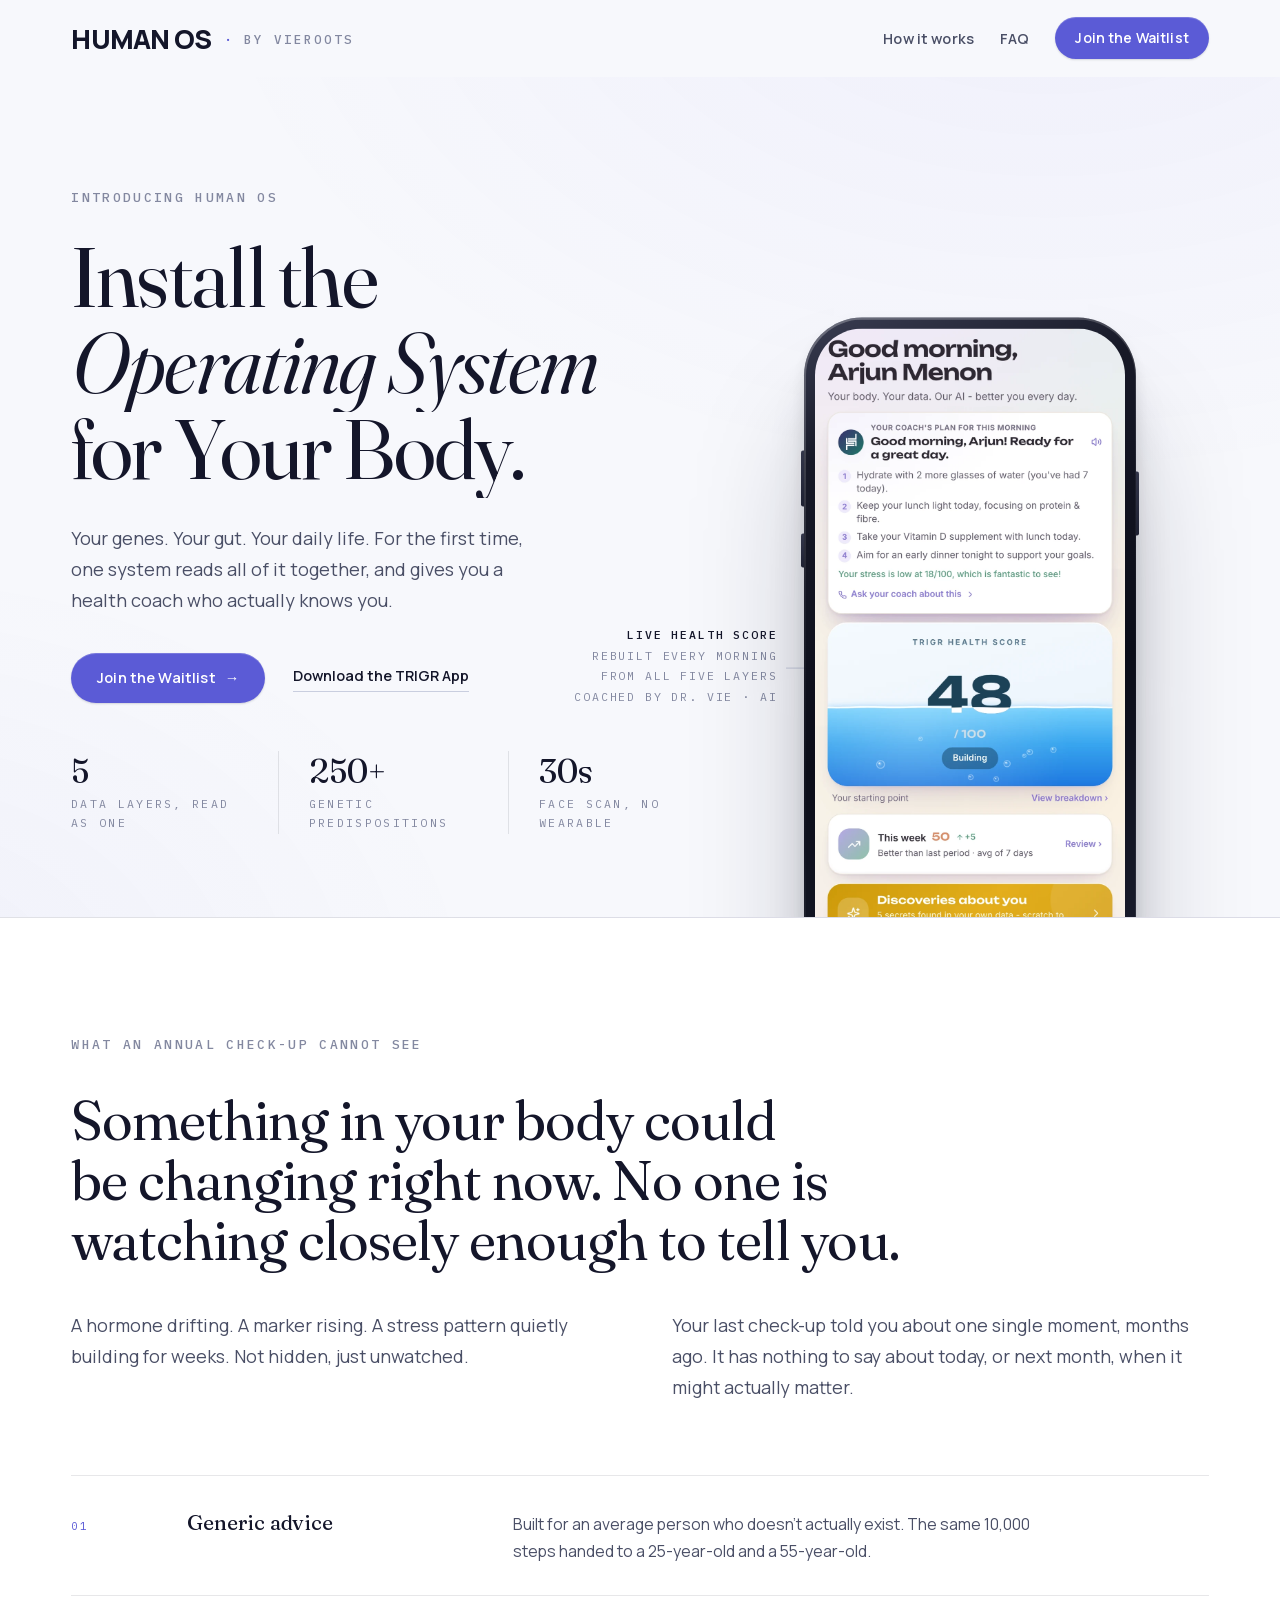
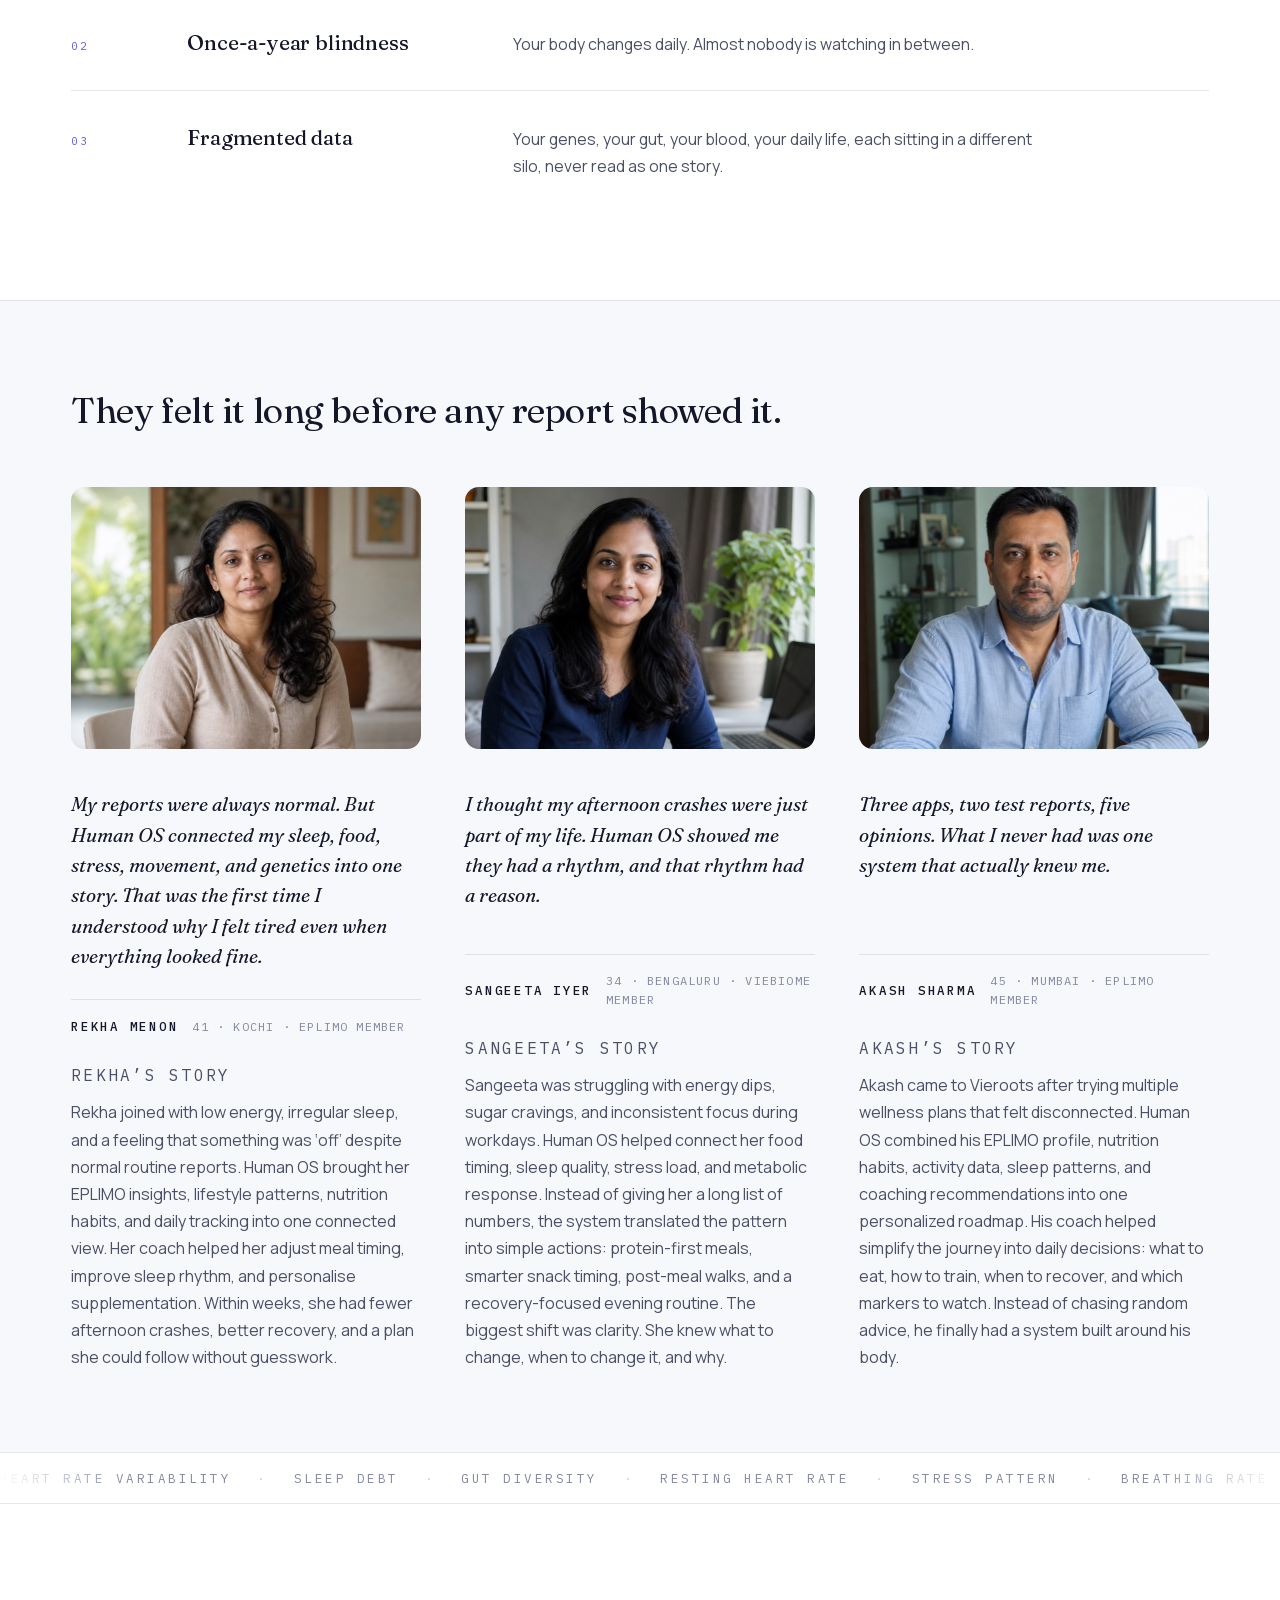
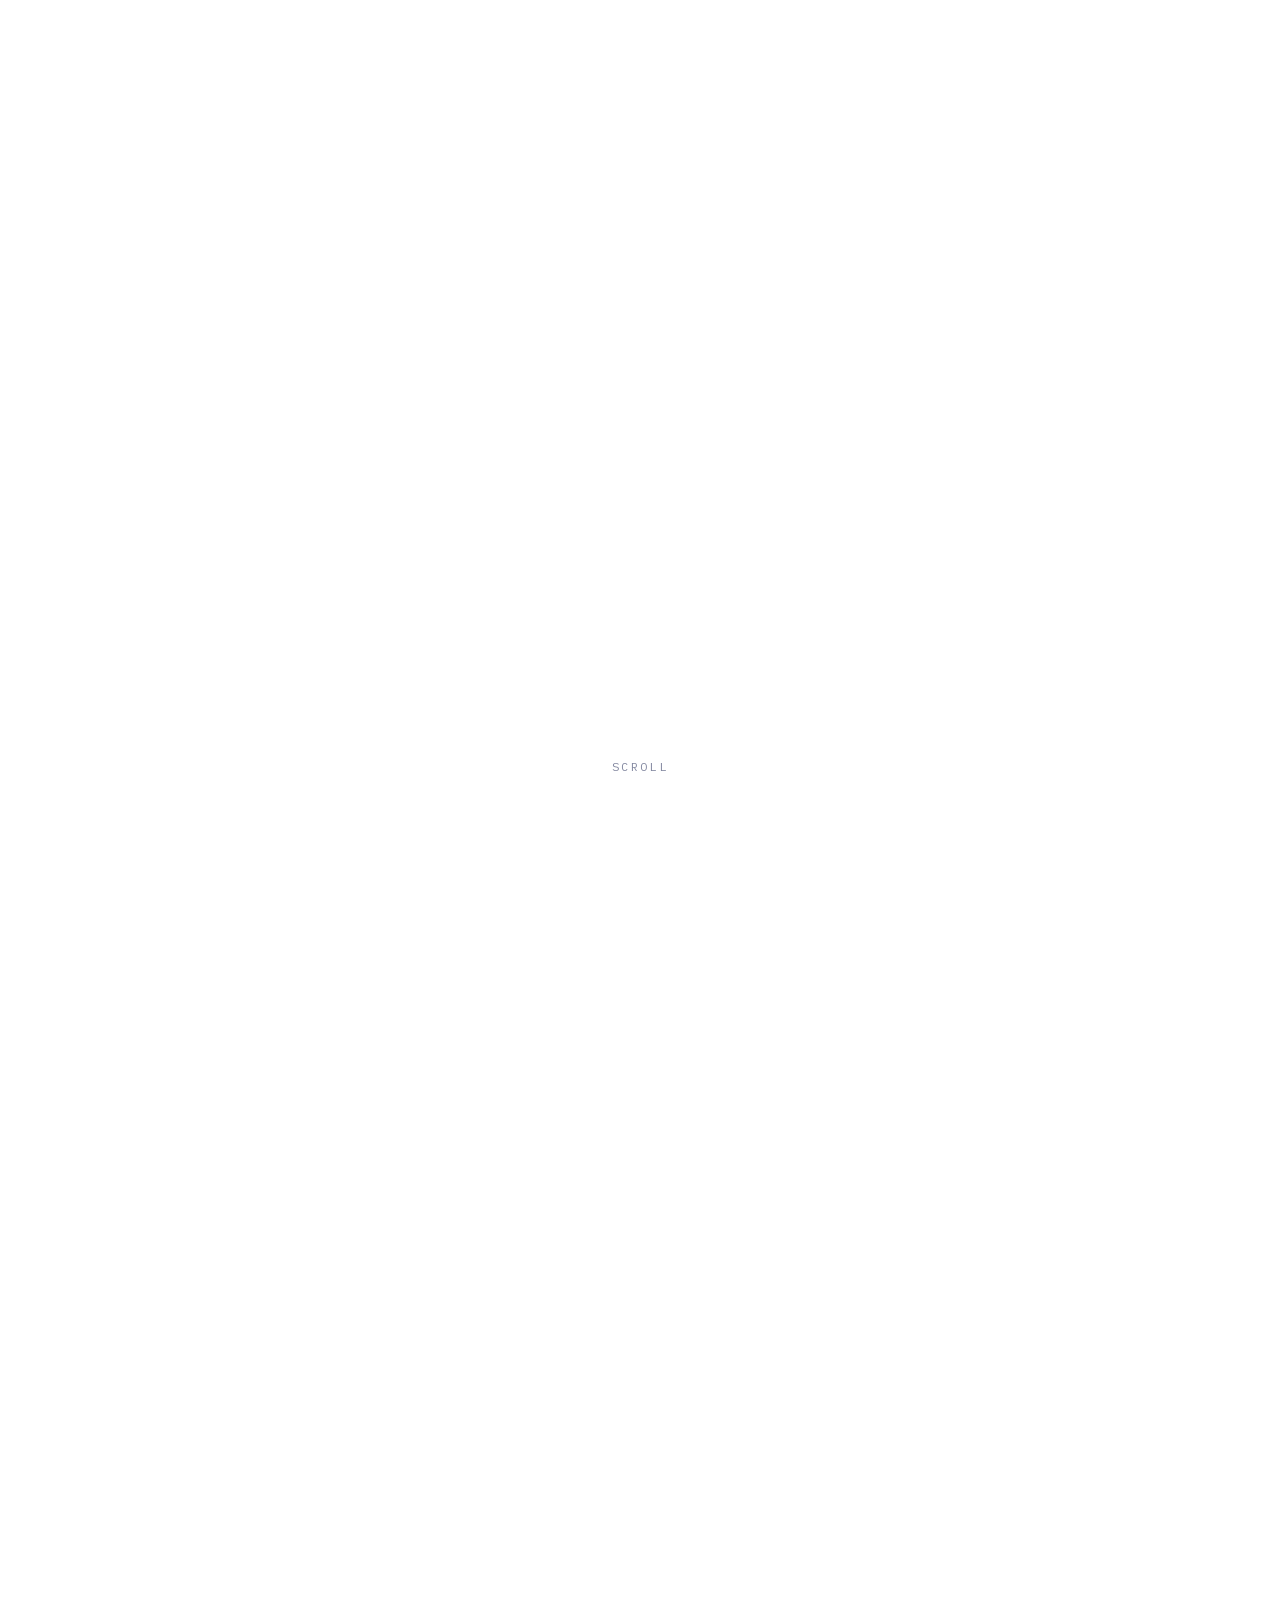
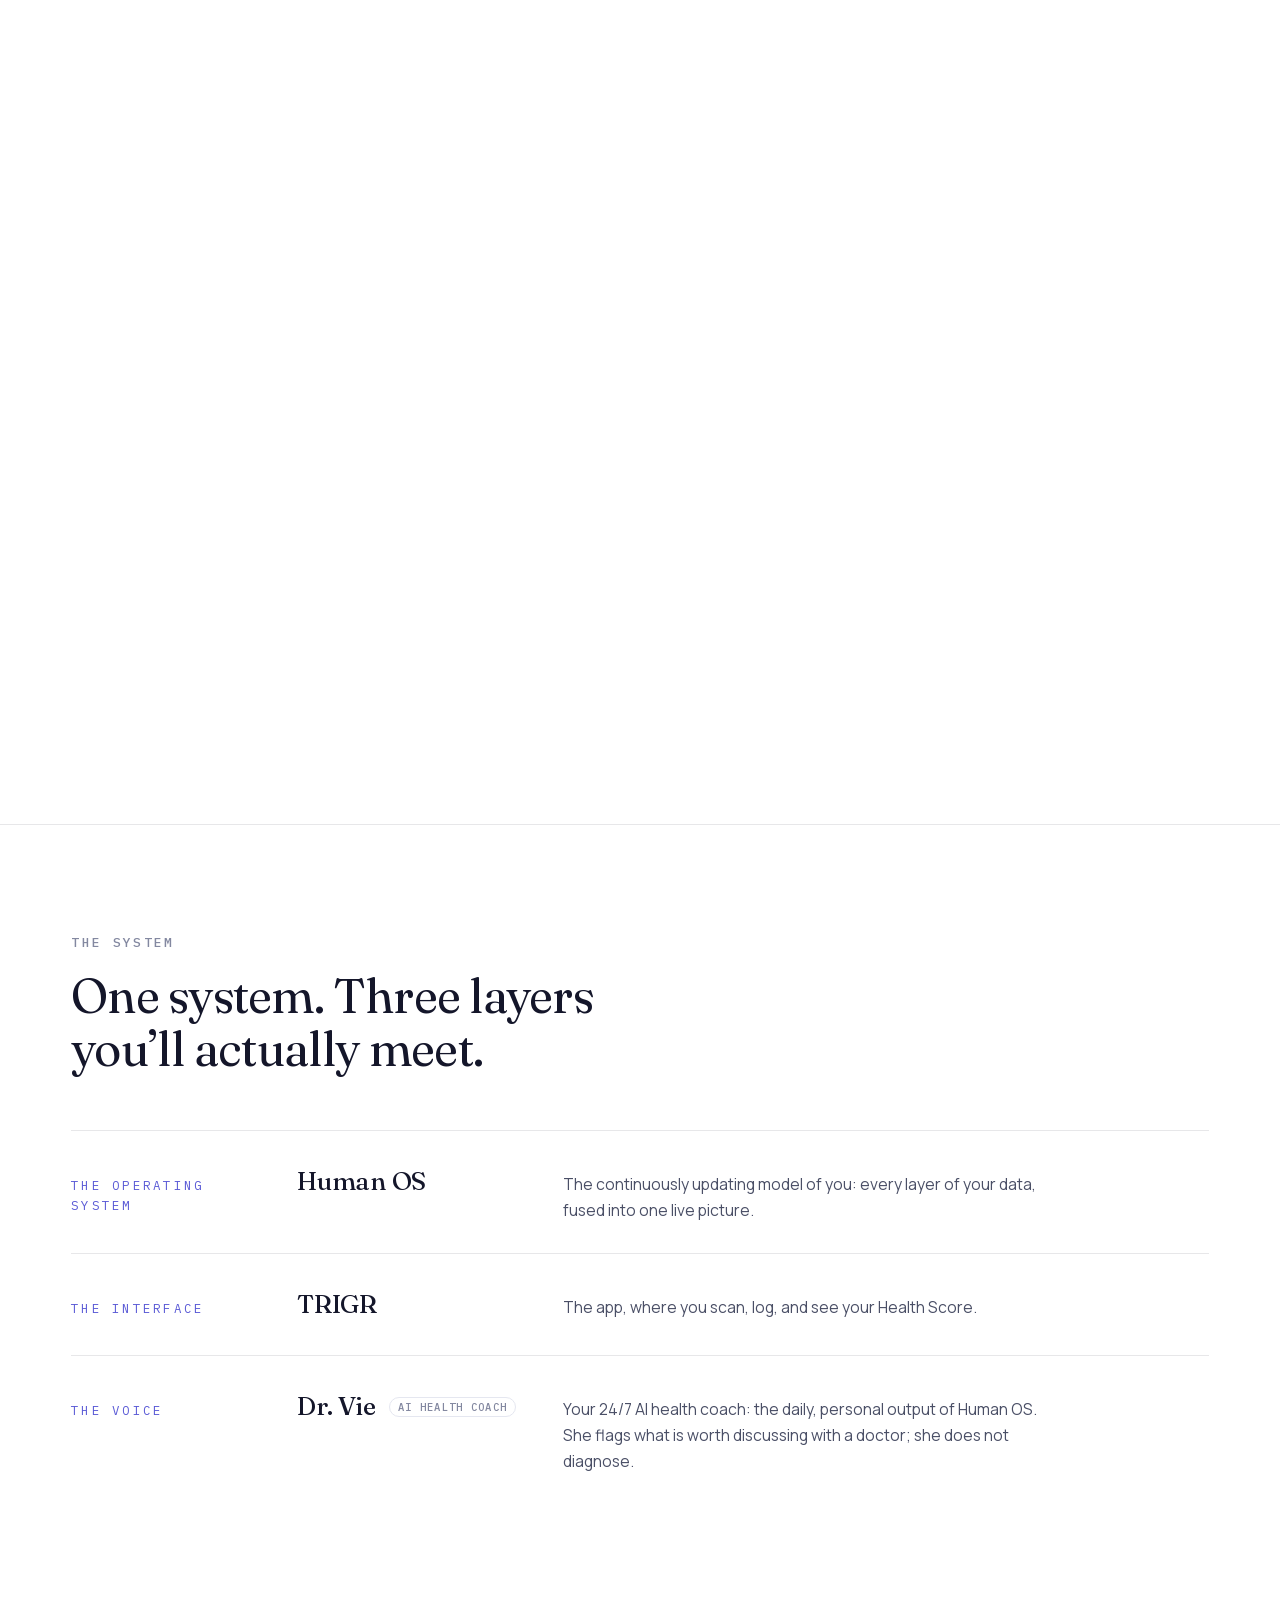
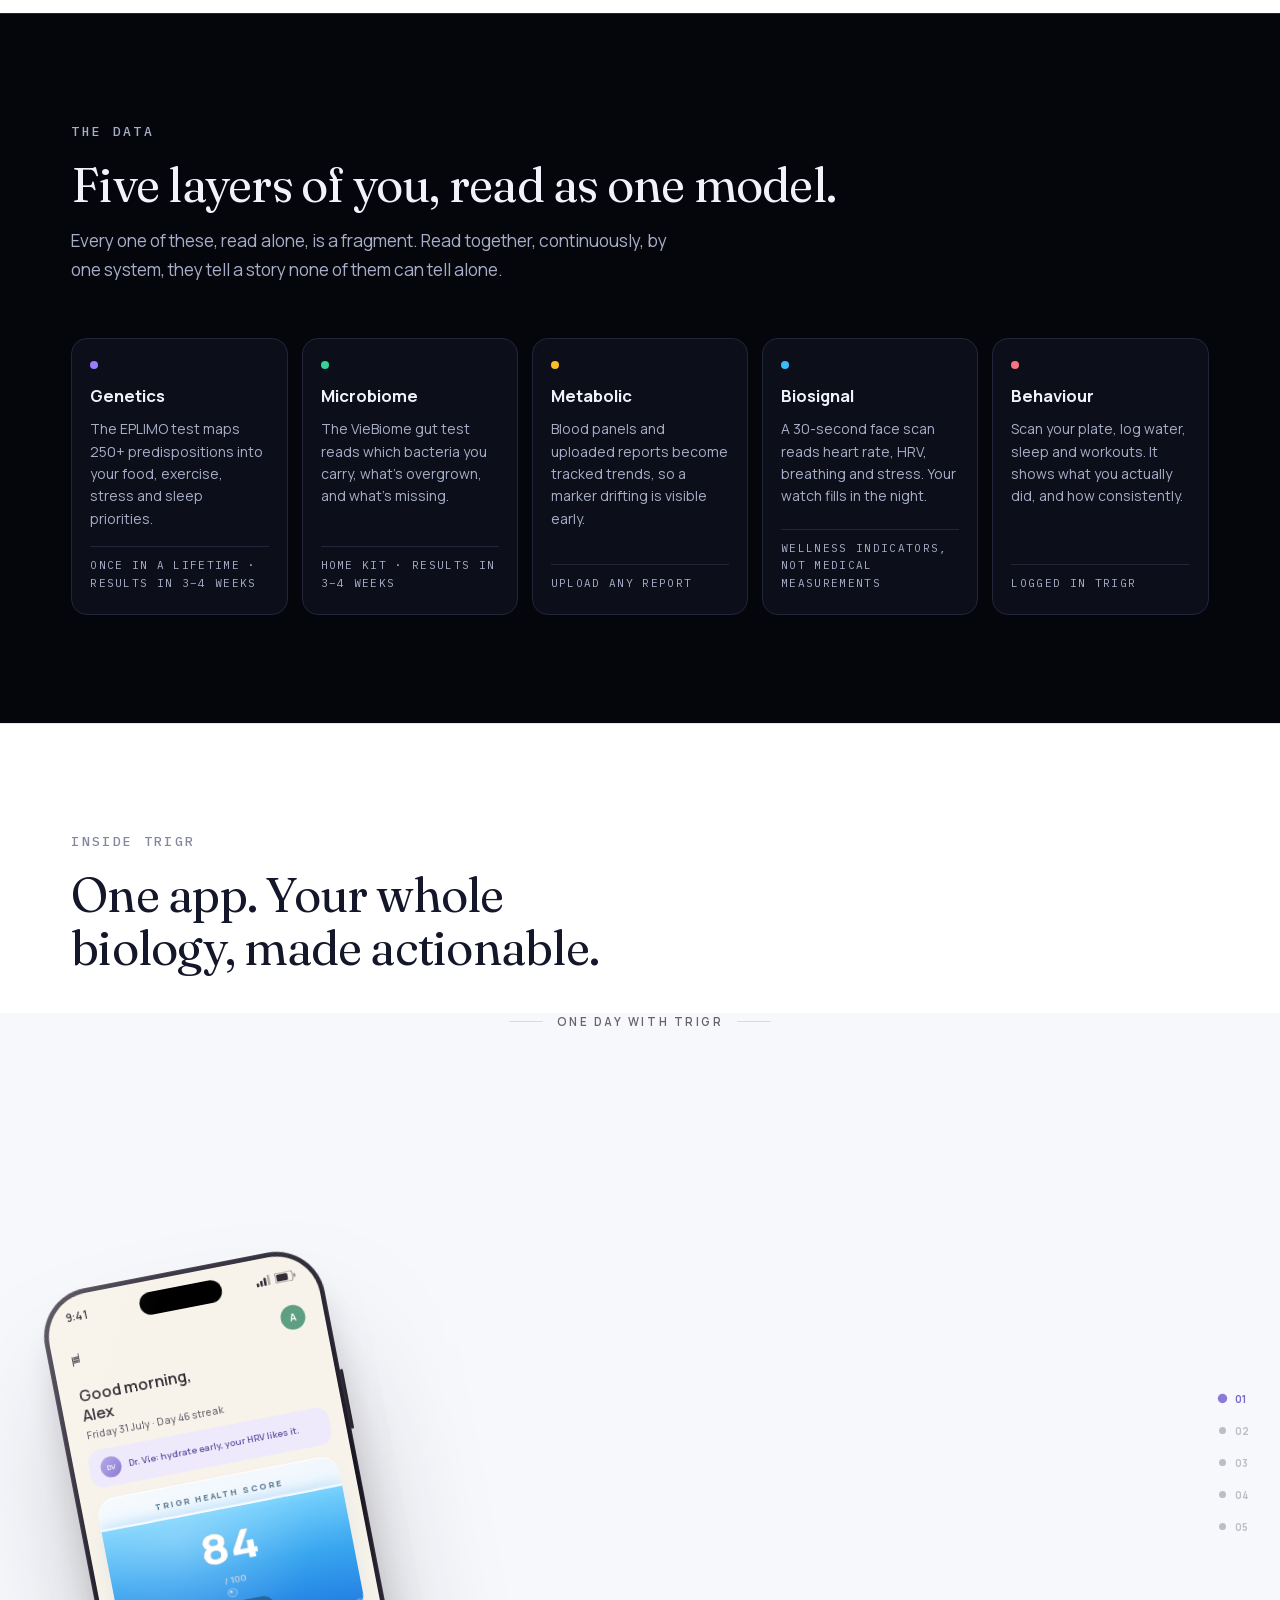
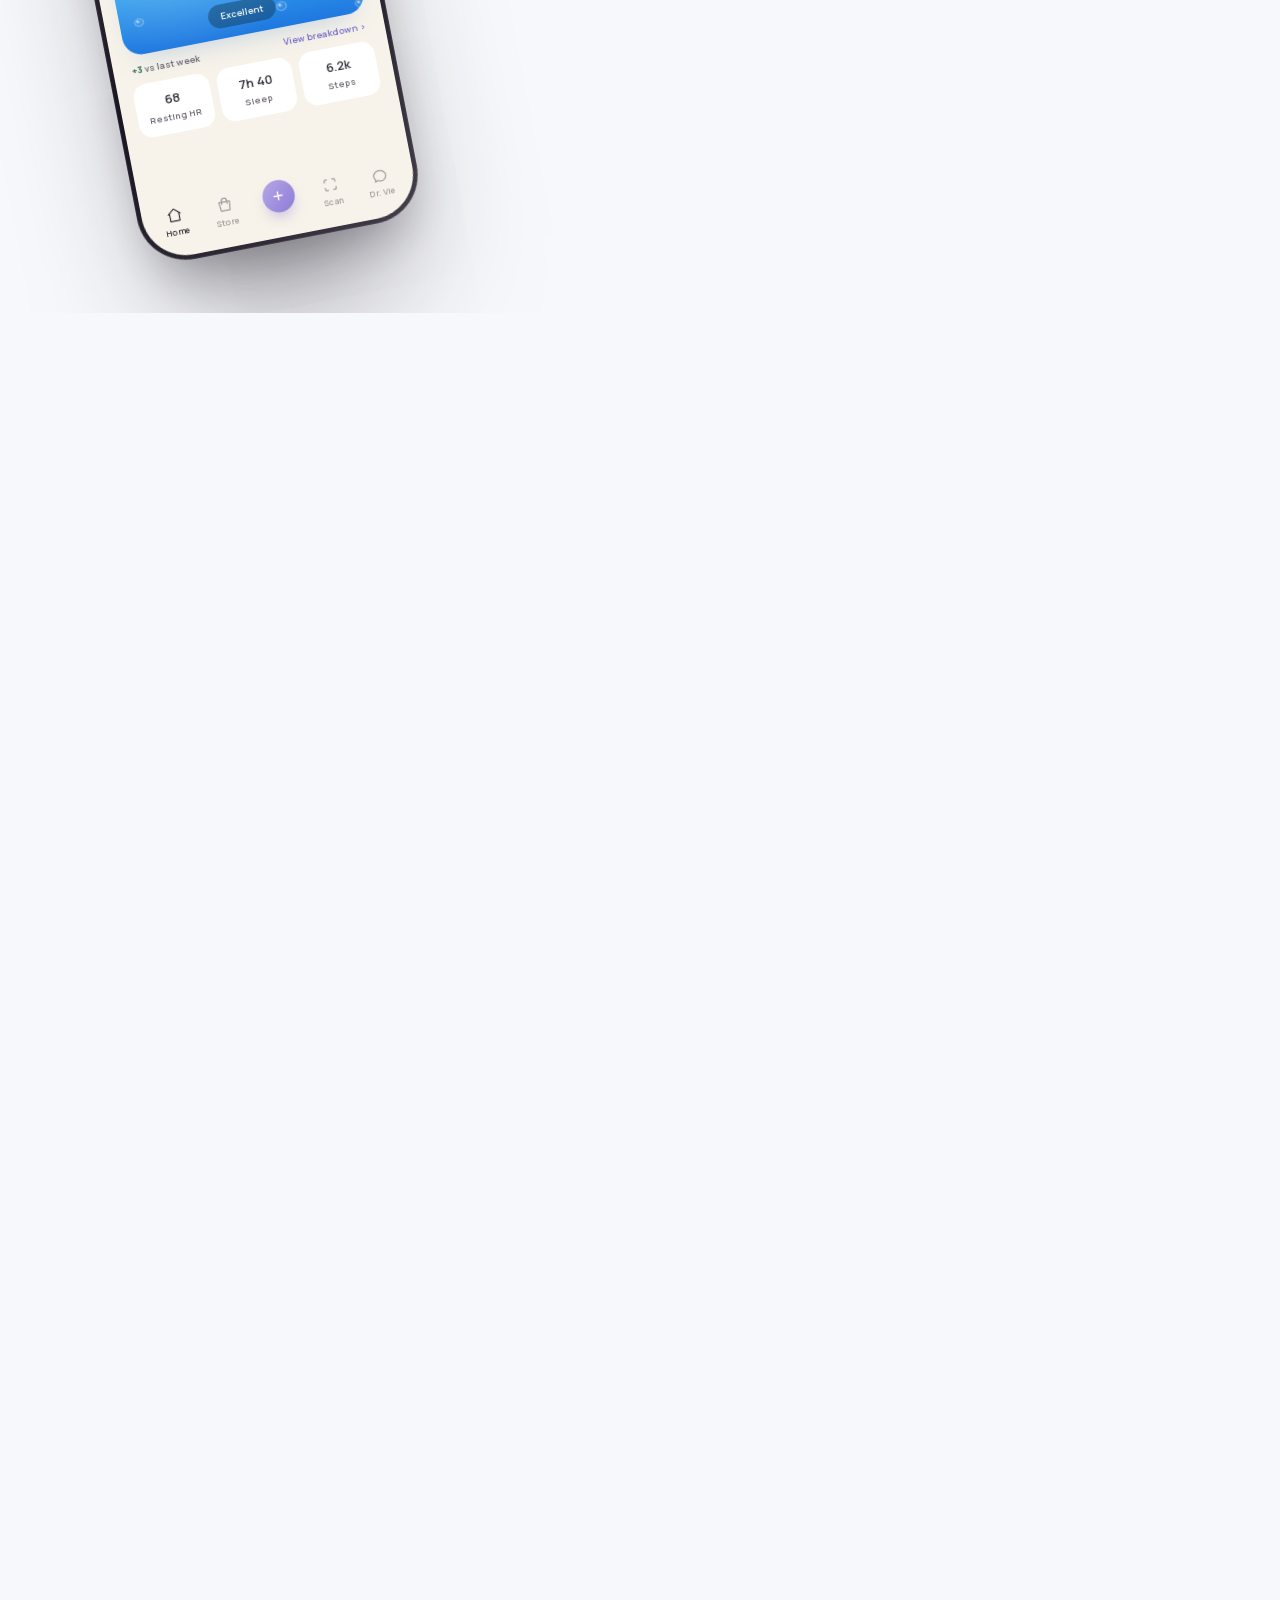
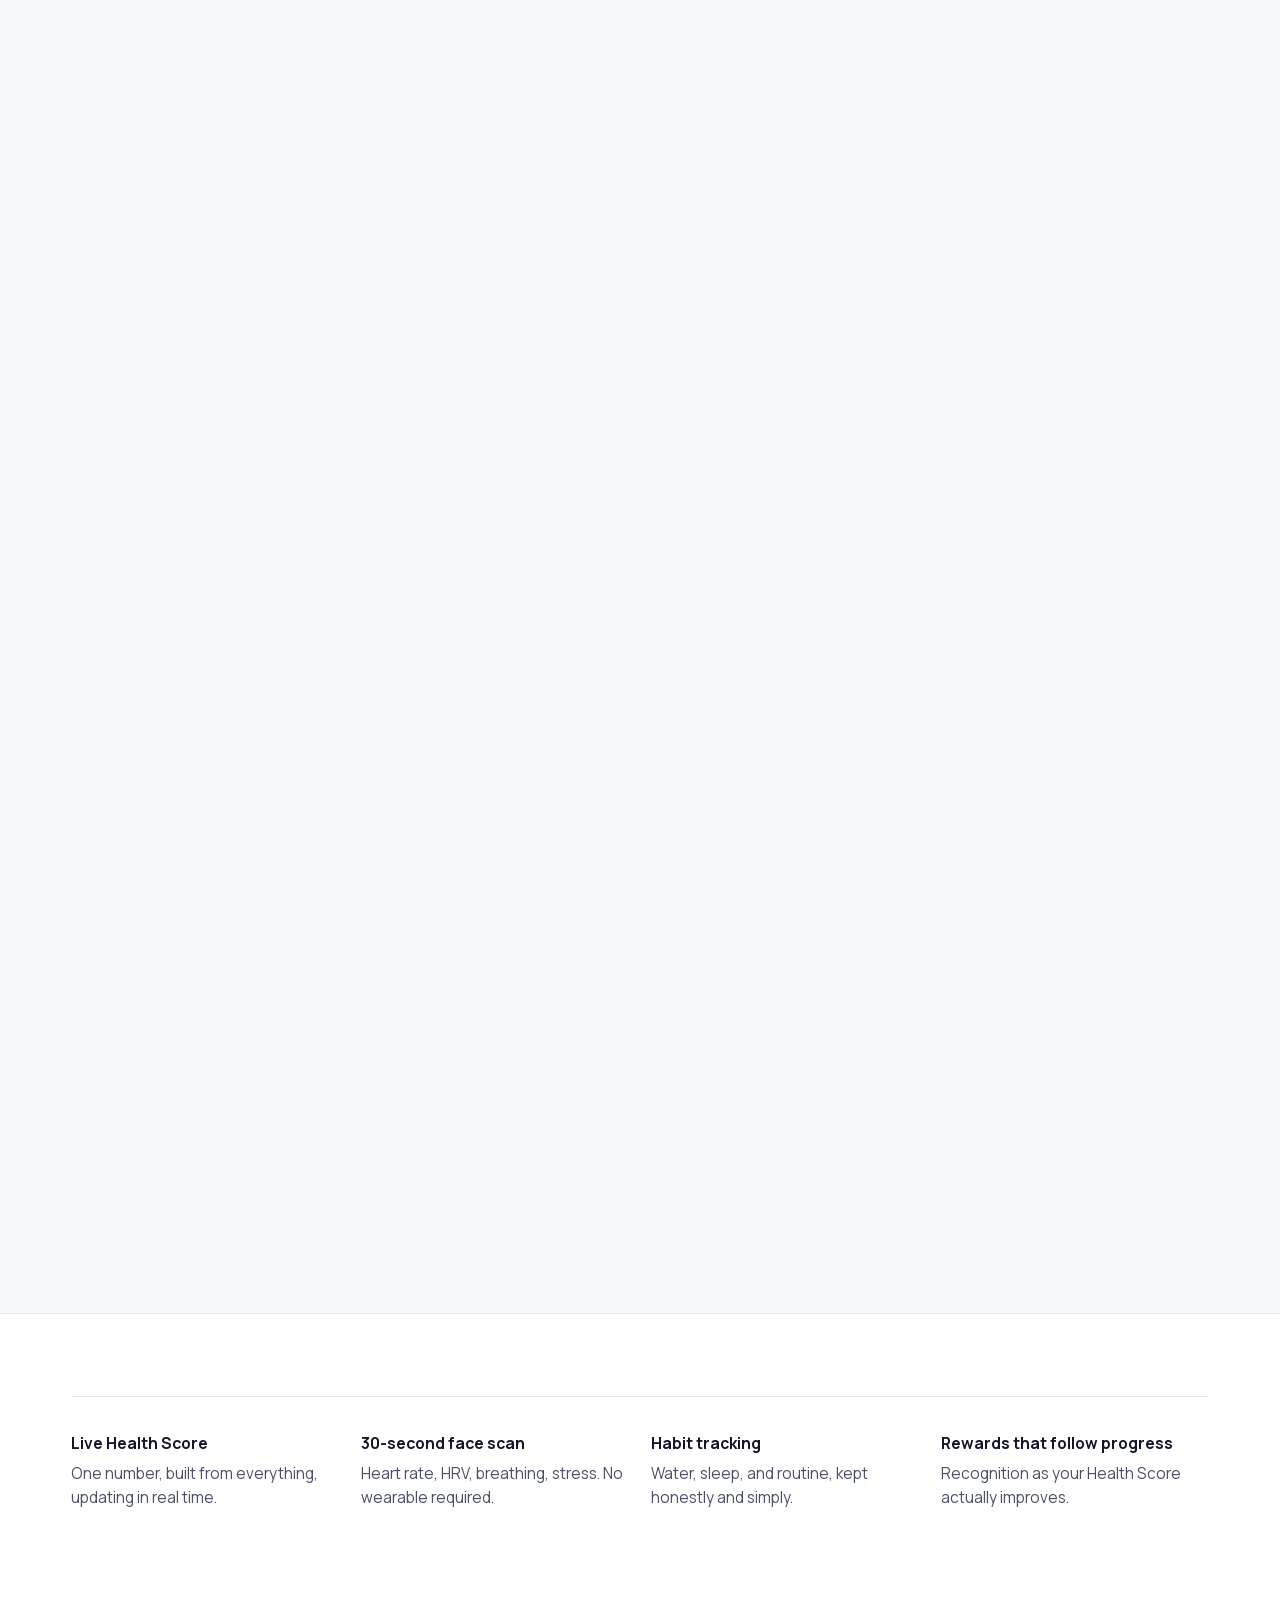
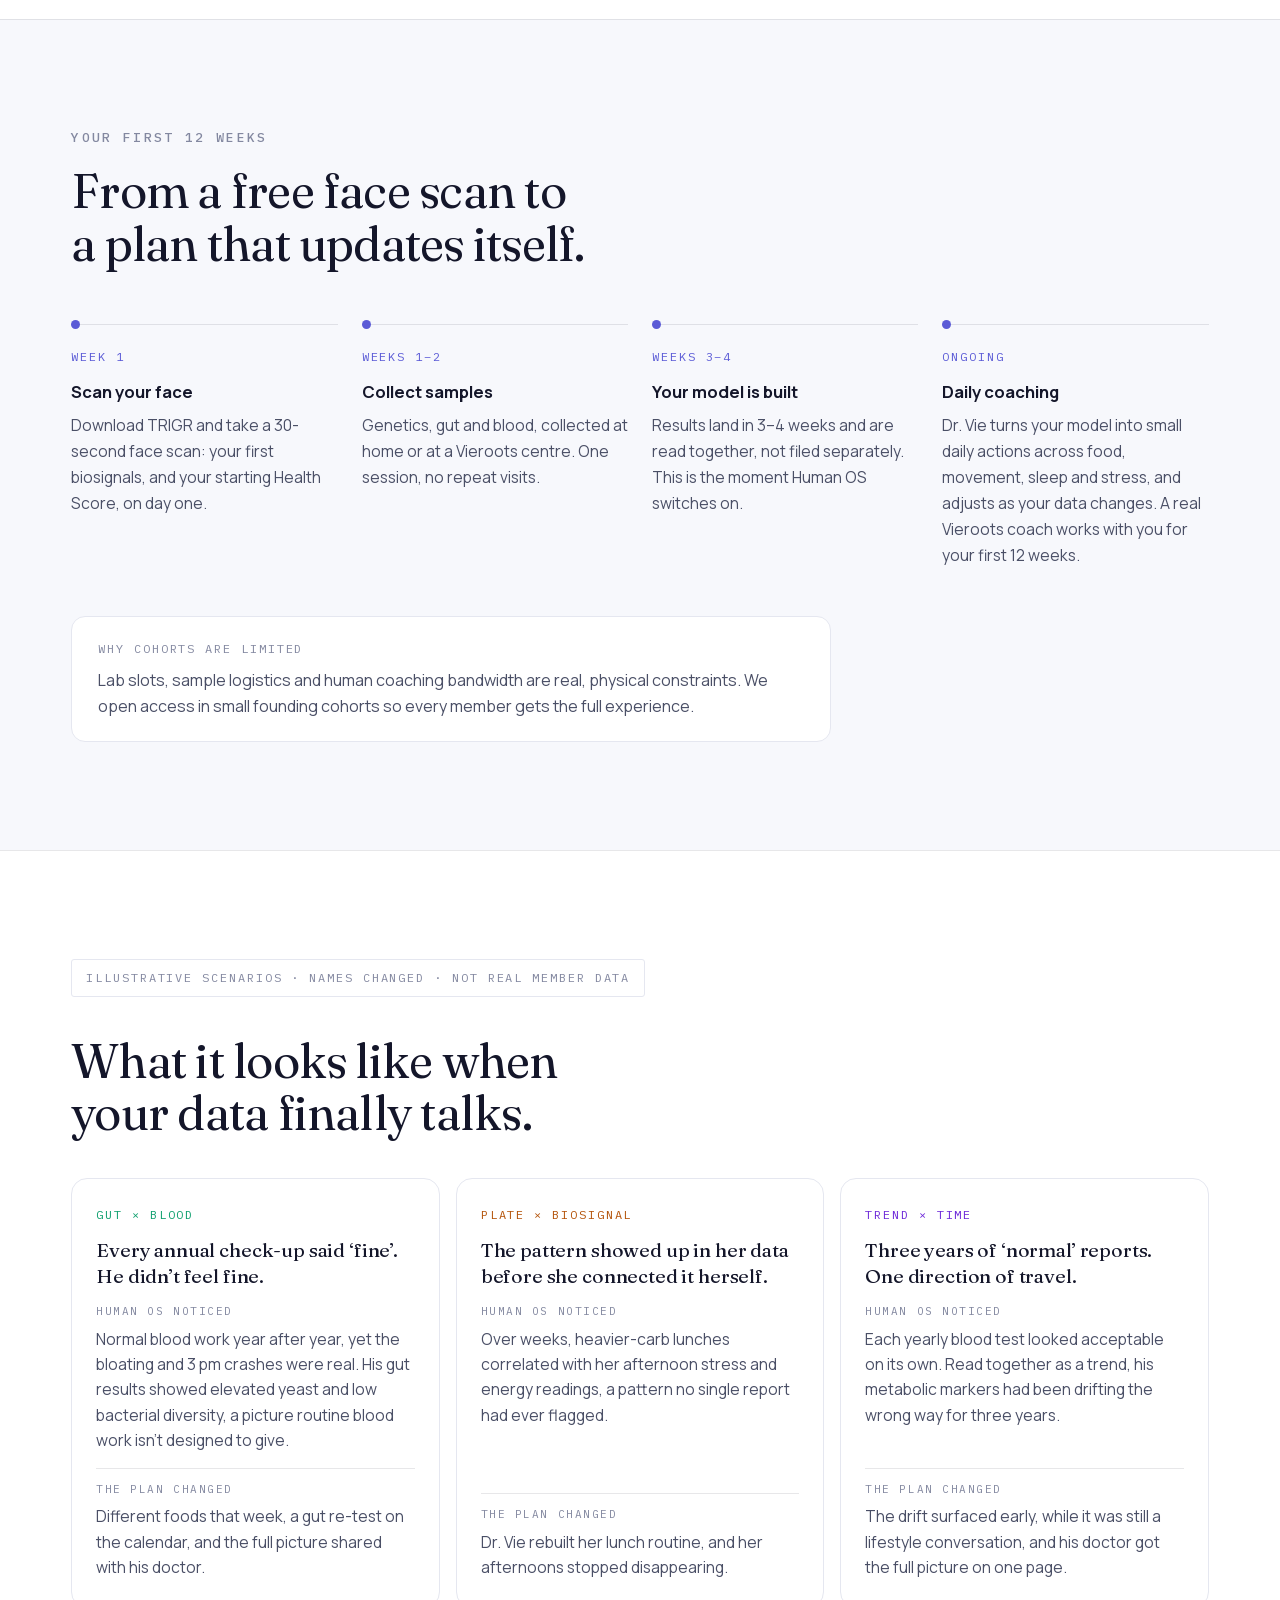
<file: index.html>
<!DOCTYPE html><html lang="en" class="fraunces_46a7abbc-module__1x5ALa__variable manrope_9b24f49e-module__hJlnFq__variable ibm_plex_mono_28411002-module__cjC0Ca__variable"><head><meta charSet="utf-8"/><meta name="viewport" content="width=device-width, initial-scale=1"/><link rel="preload" href="/_next/static/media/791bf8c4bb753ed6-s.p.0ggqn9ig56u4s.woff2" as="font" crossorigin="" type="font/woff2"/><link rel="preload" href="/_next/static/media/8010b10db0d5feb2-s.p.1q-jjomgjvbjf.woff2" as="font" crossorigin="" type="font/woff2"/><link rel="preload" href="/_next/static/media/99e609270109b47d-s.p.40sczeszzbjw1.woff2" as="font" crossorigin="" type="font/woff2"/><link rel="preload" href="/_next/static/media/a343f882a40d2cc9-s.p.1sj6eobyi31rd.woff2" as="font" crossorigin="" type="font/woff2"/><link rel="preload" href="/_next/static/media/effe91970fc4db64-s.p.0oace-s_gkfks.woff2" as="font" crossorigin="" type="font/woff2"/><link rel="preload" as="image" href="/_next/static/media/trigr-home.0_pagefha2uiq.webp"/><link rel="preload" as="image" href="/_next/static/media/tj-face.1t9_jph2h_oir.jpg"/><link rel="preload" as="image" href="/_next/static/media/tj-dosa.1i6itvkn8u1cw.jpg"/><link rel="stylesheet" href="/_next/static/chunks/2ef6tjnclacvs.css" data-precedence="next"/><link rel="preload" as="script" fetchPriority="low" href="/_next/static/chunks/12aruqaur5huj.js"/><script src="/_next/static/chunks/3rx7jmld6eggj.js" async=""></script><script src="/_next/static/chunks/1mkbuudhndal5.js" async=""></script><script src="/_next/static/chunks/turbopack-2fm7fvga8k8ai.js" async=""></script><script src="/_next/static/chunks/3fntmmi971322.js" async="" crossorigin=""></script><script src="/_next/static/chunks/27snbg3c-1x2l.js" async="" crossorigin=""></script><script src="/_next/static/chunks/228n58738mtxv.js" async="" crossorigin=""></script><meta name="theme-color" content="#F7F8FC"/><title>Human OS — The Operating System for Your Body | TRIGR by Vieroots</title><meta name="description" content="Human OS reads your genes, your gut, and your daily biology together, and gives you Dr. Vie, a 24/7 AI health coach built from your own data. Join the waitlist."/><link rel="canonical" href="https://humanos.vieroots.com"/><meta property="og:title" content="Human OS — The Operating System for Your Body"/><meta property="og:description" content="Your genes. Your gut. Your daily life. One system reads all of it together, and gives you a health coach who actually knows you."/><meta property="og:url" content="https://humanos.vieroots.com"/><meta property="og:site_name" content="Human OS by Vieroots"/><meta property="og:type" content="website"/><meta name="twitter:card" content="summary"/><meta name="twitter:title" content="Human OS — The Operating System for Your Body"/><meta name="twitter:description" content="Your genes. Your gut. Your daily life. One system reads all of it together, and gives you a health coach who actually knows you."/><link rel="icon" href="/favicon.ico?favicon.2vob68tjqpejf.ico" sizes="256x256" type="image/x-icon"/><meta name="next-size-adjust" content=""/><script src="/_next/static/chunks/0cz1d0mv5g_q7.js" noModule=""></script></head><body><div hidden=""><!--$--><!--/$--></div><nav aria-label="Main navigation"><div class="nav-in"><a class="logo" href="#top">HUMAN OS<span class="byline"><span class="d">·</span> BY VIEROOTS</span></a><div class="nav-right"><a class="nav-link" href="#process">How it works</a><a class="nav-link" href="#faq">FAQ</a><a class="pill small" href="#join">Join the Waitlist</a></div></div><div class="progress"></div></nav><main><header class="hero" id="top"><div class="wrap hero-in"><div class="hero-copy"><span class="eyebrow">INTRODUCING HUMAN OS</span><h1 aria-label="Install the Operating System for Your Body."><span class="ln" aria-hidden="true"><span>Install the</span></span><span class="ln" aria-hidden="true"><span><em>Operating System</em></span></span><span class="ln" aria-hidden="true"><span>for Your Body.</span></span></h1><p class="hero-sub">Your genes. Your gut. Your daily life. For the first time, one system reads all of it together, and gives you a health coach who actually knows you.</p><div class="cta-row"><a class="pill" href="#join">Join the Waitlist <span class="arr">→</span></a><a class="ghost" href="#join">Download the TRIGR App</a></div><div class="stats"><div class="st"><div class="v">5</div><div class="k">Data layers, read as one</div></div><div class="st"><div class="v">250+</div><div class="k">Genetic predispositions</div></div><div class="st"><div class="v">30s</div><div class="k">Face scan, no wearable</div></div></div></div><div class="device-col"><div class="device"><div class="annot" aria-hidden="true"><b>Live Health Score</b>rebuilt every morning<br/>from all five layers<br/>coached by Dr. Vie · AI</div><div class="body"><span class="btn b1" aria-hidden="true"></span><span class="btn b2" aria-hidden="true"></span><span class="btnl" aria-hidden="true"></span><div class="screen-clip"><img alt="The TRIGR app home screen: your coach&#x27;s plan for the morning and a TRIGR Health Score of 48 out of 100" width="900" height="1955" decoding="async" data-nimg="1" class="shot" style="color:transparent" src="/_next/static/media/trigr-home.0_pagefha2uiq.webp"/><div class="glare" aria-hidden="true"></div></div></div></div></div></div></header><section class="problem" id="problem"><div class="wrap"><div class="p-head"><span class="eyebrow">WHAT AN ANNUAL CHECK-UP CANNOT SEE</span><h2>Something in your body could be changing right now. No one is watching closely enough to tell you.</h2><div class="lede2"><p>A hormone drifting. A marker rising. A stress pattern quietly building for weeks. Not hidden, just unwatched.</p><p>Your last check-up told you about one single moment, months ago. It has nothing to say about today, or next month, when it might actually matter.</p></div></div><div class="gaplist"><div class="gaprow"><span class="n">01</span><span class="t">Generic advice</span><p>Built for an average person who doesn’t actually exist. The same 10,000 steps handed to a 25-year-old and a 55-year-old.</p></div><div class="gaprow"><span class="n">02</span><span class="t">Once-a-year blindness</span><p>Your body changes daily. Almost nobody is watching in between.</p></div><div class="gaprow"><span class="n">03</span><span class="t">Fragmented data</span><p>Your genes, your gut, your blood, your daily life, each sitting in a different silo, never read as one story.</p></div></div></div><div class="voices"><div class="wrap"><div class="v-head"><h3>They felt it long before any report showed it.</h3></div><div class="vrow"><div class="voice"><div class="vphoto"><img alt="Rekha Menon at home in Kochi" loading="lazy" width="512" height="640" decoding="async" data-nimg="1" style="color:transparent" src="/_next/static/media/rekha.1y1uia4t_owvx.jpg"/></div><p class="q">My reports were always normal. But Human OS connected my sleep, food, stress, movement, and genetics into one story. That was the first time I understood why I felt tired even when everything looked fine.</p><div class="attr"><span class="nm"><b>Rekha Menon</b></span><span class="meta">41 · Kochi · EPLIMO member</span></div><div class="vstory"><p class="vslabel">Rekha’s story</p><p>Rekha joined with low energy, irregular sleep, and a feeling that something was ‘off’ despite normal routine reports. Human OS brought her EPLIMO insights, lifestyle patterns, nutrition habits, and daily tracking into one connected view. Her coach helped her adjust meal timing, improve sleep rhythm, and personalise supplementation. Within weeks, she had fewer afternoon crashes, better recovery, and a plan she could follow without guesswork.</p></div></div><div class="voice"><div class="vphoto"><img alt="Sangeeta Iyer at her desk in Bengaluru" loading="lazy" width="512" height="640" decoding="async" data-nimg="1" style="color:transparent" src="/_next/static/media/sangeeta.2byh1qol8zjrt.jpg"/></div><p class="q">I thought my afternoon crashes were just part of my life. Human OS showed me they had a rhythm, and that rhythm had a reason.</p><div class="attr"><span class="nm"><b>Sangeeta Iyer</b></span><span class="meta">34 · Bengaluru · VieBiome member</span></div><div class="vstory"><p class="vslabel">Sangeeta’s story</p><p>Sangeeta was struggling with energy dips, sugar cravings, and inconsistent focus during workdays. Human OS helped connect her food timing, sleep quality, stress load, and metabolic response. Instead of giving her a long list of numbers, the system translated the pattern into simple actions: protein-first meals, smarter snack timing, post-meal walks, and a recovery-focused evening routine. The biggest shift was clarity. She knew what to change, when to change it, and why.</p></div></div><div class="voice"><div class="vphoto"><img alt="Akash Sharma at home in Mumbai" loading="lazy" width="512" height="640" decoding="async" data-nimg="1" style="color:transparent" src="/_next/static/media/sharma.3gh-b4qv99uur.jpg"/></div><p class="q">Three apps, two test reports, five opinions. What I never had was one system that actually knew me.</p><div class="attr"><span class="nm"><b>Akash Sharma</b></span><span class="meta">45 · Mumbai · EPLIMO member</span></div><div class="vstory"><p class="vslabel">Akash’s story</p><p>Akash came to Vieroots after trying multiple wellness plans that felt disconnected. Human OS combined his EPLIMO profile, nutrition habits, activity data, sleep patterns, and coaching recommendations into one personalized roadmap. His coach helped simplify the journey into daily decisions: what to eat, how to train, when to recover, and which markers to watch. Instead of chasing random advice, he finally had a system built around his body.</p></div></div></div></div></div><div class="marquee" aria-hidden="true"><div class="mq-mask"><div class="mq"><span>Heart rate variability</span><span>Sleep debt</span><span>Gut diversity</span><span>Resting heart rate</span><span>Stress pattern</span><span>Breathing rate</span><span>Caffeine metabolism</span><span>Hydration</span><span>Energy pattern</span><span>Sleep timing</span><span>Recovery</span><span>Meal balance</span><span>Heart rate variability</span><span>Sleep debt</span><span>Gut diversity</span><span>Resting heart rate</span><span>Stress pattern</span><span>Breathing rate</span><span>Caffeine metabolism</span><span>Hydration</span><span>Energy pattern</span><span>Sleep timing</span><span>Recovery</span><span>Meal balance</span></div></div></div></section><section class="reveal" id="reveal"><div class="stage"><div class="darklayer"></div><div class="glow"></div><div class="inner"><div class="rv-eyebrow">HUMAN OS</div><h2 class="rv-head">So we built something that could.</h2><div class="wordmark"><div class="wm">HUMAN OS</div><div class="wm-cap">The Operating System for Your Body</div><div class="bootline"><i>●</i>24×7 Live · Your genes · Your gut · Your blood · Your daily life</div></div></div><div class="scrollhint">Scroll</div></div></section><section class="sec sec-white" id="system"><div class="wrap"><div class="sec-head"><span class="eyebrow">THE SYSTEM</span><h2>One system. Three layers you’ll actually meet.</h2></div><div class="sysrow"><span class="role">The operating system</span><span class="name">Human OS</span><p>The continuously updating model of you: every layer of your data, fused into one live picture.</p></div><div class="sysrow"><span class="role">The interface</span><span class="name">TRIGR</span><p>The app, where you scan, log, and see your Health Score.</p></div><div class="sysrow"><span class="role">The voice</span><span class="name">Dr. Vie<!-- --> <span style="font-family:var(--mono);font-size:10.5px;letter-spacing:.12em;color:var(--ink-3);border:1px solid var(--border);border-radius:99px;padding:2px 8px;text-transform:uppercase;vertical-align:4px;margin-left:8px">AI Health Coach</span></span><p>Your 24/7 AI health coach: the daily, personal output of Human OS. She flags what is worth discussing with a doctor; she does not diagnose.</p></div></div></section><section class="databand" id="data"><div class="wrap"><div class="sec-head"><span class="eyebrow">THE DATA</span><h2>Five layers of you, read as one model.</h2><p>Every one of these, read alone, is a fragment. Read together, continuously, by one system, they tell a story none of them can tell alone.</p></div><div class="layers5"><div class="l5"><span class="dot" style="background:#9B7BFF"></span><div class="t">Genetics</div><p>The EPLIMO test maps 250+ predispositions into your food, exercise, stress and sleep priorities.</p><span class="meta">Once in a lifetime · results in 3–4 weeks</span></div><div class="l5"><span class="dot" style="background:#34D399"></span><div class="t">Microbiome</div><p>The VieBiome gut test reads which bacteria you carry, what’s overgrown, and what’s missing.</p><span class="meta">Home kit · results in 3–4 weeks</span></div><div class="l5"><span class="dot" style="background:#FBBF24"></span><div class="t">Metabolic</div><p>Blood panels and uploaded reports become tracked trends, so a marker drifting is visible early.</p><span class="meta">Upload any report</span></div><div class="l5"><span class="dot" style="background:#38BDF8"></span><div class="t">Biosignal</div><p>A 30-second face scan reads heart rate, HRV, breathing and stress. Your watch fills in the night.</p><span class="meta">Wellness indicators, not medical measurements</span></div><div class="l5"><span class="dot" style="background:#FB7185"></span><div class="t">Behaviour</div><p>Scan your plate, log water, sleep and workouts. It shows what you actually did, and how consistently.</p><span class="meta">Logged in TRIGR</span></div></div></div></section><section class="sec sec-white" id="features" style="padding-bottom:24px"><div class="wrap"><div class="sec-head" style="margin-bottom:0"><span class="eyebrow">INSIDE TRIGR</span><h2>One app. Your whole biology, made actionable.</h2></div></div></section><div><section class="journey" id="journey"><div class="stage" id="stage"><div class="stage-head"><div class="tag"><i></i>One day with TRIGR<i></i></div></div><div class="rail" id="rail"><div class="r-dot on">01</div><div class="r-dot">02</div><div class="r-dot">03</div><div class="r-dot">04</div><div class="r-dot">05</div></div><div class="phone-wrap" id="phoneWrap"><div class="phone" id="phone"><div class="phone-screen"><div class="island"></div><div class="scr" id="scrHome"><div class="statusbar"><span>9:41</span><span class="sig"><svg width="15" height="11" viewBox="0 0 15 11" fill="currentColor"><rect x="0" y="7" width="2.6" height="4" rx="1"></rect><rect x="4" y="5" width="2.6" height="6" rx="1"></rect><rect x="8" y="2.5" width="2.6" height="8.5" rx="1"></rect><rect x="12" y="0" width="2.6" height="11" rx="1" opacity=".35"></rect></svg><svg width="22" height="11" viewBox="0 0 22 11"><rect x="0" y="0" width="19" height="11" rx="3" fill="none" stroke="currentColor" stroke-width="1" opacity=".5"></rect><rect x="1.7" y="1.7" width="12" height="7.6" rx="1.6" fill="currentColor"></rect><rect x="20" y="3.4" width="2" height="4.2" rx="1" fill="currentColor" opacity=".5"></rect></svg></span></div><div class="home-head"><svg viewBox="0 0 32 50" fill="currentColor" stroke="currentColor" stroke-width="1.1" stroke-linejoin="round"><path d="M0.5 33.0513V49.8389L3.71633 49.059V36.2345H25.1475V33.0513H4.0298H3.71633H0.5Z"></path><path d="M0.5 29.8069V13.0193L3.71633 13.7992V26.6237H25.1475V29.8069H4.0298H3.71633H0.5Z"></path><path d="M31.6007 16.949V0.161377L28.3844 0.943795V13.7683H6.95068V16.949H28.0683H28.3844H31.6007Z"></path><path d="M31.6007 20.1936V36.9837L28.3844 36.2013V23.3768H6.95068V20.1936H28.0683H28.3844H31.6007Z"></path></svg><div class="home-ava">A</div></div><div class="home-greet">Good morning,<br/>Alex<small>Friday 31 July · Day 46 streak</small></div><div class="vie-tip" style="margin-top:10px"><span class="dv">DV</span>Dr. Vie: hydrate early, your HRV likes it.</div><div class="liquid l-mini"><canvas id="liqMini"></canvas><div class="lq-label">TRIGR Health Score</div><div class="lq-chip">Excellent</div></div><div class="home-delta"><span><b>+3</b> vs last week</span><span class="vb">View breakdown ›</span></div><div class="chip-row" style="margin-top:8px"><div class="h-chip"><b>68</b>Resting HR</div><div class="h-chip"><b>7h 40</b>Sleep</div><div class="h-chip"><b>6.2k</b>Steps</div></div><div class="scr-foot"><div class="fi on"><svg viewBox="0 0 24 24"><path d="M3 10.5 12 3l9 7.5"></path><path d="M5 9.5V21h14V9.5"></path></svg>Home</div><div class="fi"><svg viewBox="0 0 24 24"><path d="M4 7h16l-1.5 13h-13L4 7Z"></path><path d="M8 10V5.5a4 4 0 0 1 8 0V10"></path></svg>Store</div><div class="fi-plus"><svg viewBox="0 0 24 24"><path d="M12 5v14M5 12h14"></path></svg></div><div class="fi"><svg viewBox="0 0 24 24"><path d="M4 8V5.5A1.5 1.5 0 0 1 5.5 4H8M16 4h2.5A1.5 1.5 0 0 1 20 5.5V8M20 16v2.5a1.5 1.5 0 0 1-1.5 1.5H16M8 20H5.5A1.5 1.5 0 0 1 4 18.5V16"></path></svg>Scan</div><div class="fi"><svg viewBox="0 0 24 24"><path d="M12 21c5 0 9-3.6 9-8s-4-8-9-8-9 3.6-9 8c0 2 .8 3.8 2.2 5.2L4 21l4.4-1.6C9.5 20 10.7 21 12 21Z"></path></svg>Dr. Vie</div></div><div class="dr-pop" id="drPop"><span class="dv">DV</span><div><b>Dr. Vie</b><p>Good morning, Alex. Recovery looks strong, so today is a green day. Shall we start with a 30 second face scan?</p><span class="pop-chip">Start today’s scan</span></div></div></div><div class="scr" id="scrFace"><div class="statusbar"><span>9:42</span><span class="sig"><svg width="15" height="11" viewBox="0 0 15 11" fill="currentColor"><rect x="0" y="7" width="2.6" height="4" rx="1"></rect><rect x="4" y="5" width="2.6" height="6" rx="1"></rect><rect x="8" y="2.5" width="2.6" height="8.5" rx="1"></rect><rect x="12" y="0" width="2.6" height="11" rx="1" opacity=".35"></rect></svg></span></div><div class="scan-title">Face Scan<small>Contactless vitals scan · 30 seconds</small></div><div class="viewfinder"><img class="vf-photo" src="/_next/static/media/tj-face.1t9_jph2h_oir.jpg" alt="Member face inside the scan viewfinder"/><div class="vf-grid" aria-hidden="true"></div><span class="q-chip">Signal strong</span><span class="vf-corner tl"></span><span class="vf-corner tr"></span><span class="vf-corner bl"></span><span class="vf-corner br"></span><div class="scanline" id="scanline"></div></div><div class="scan-stats"><div class="s-pill sp1">RESTING HR<b><span id="mHr">0</span> <em>bpm</em></b></div><div class="s-pill sp2">HRV · RMSSD<b><span id="mHrv">0</span> <em>ms</em></b></div><div class="s-pill sp3">STRESS<b><span id="mStr">0</span> <em>/ 100</em></b></div><div class="s-pill sp4">BP · EST.<b><span id="mBpVal">…</span> <em>mmHg</em></b></div></div></div><div class="scr" id="scrFood"><div class="statusbar"><span>13:08</span><span class="sig"><svg width="15" height="11" viewBox="0 0 15 11" fill="currentColor"><rect x="0" y="7" width="2.6" height="4" rx="1"></rect><rect x="4" y="5" width="2.6" height="6" rx="1"></rect><rect x="8" y="2.5" width="2.6" height="8.5" rx="1"></rect><rect x="12" y="0" width="2.6" height="11" rx="1" opacity=".35"></rect></svg></span></div><div class="scan-title" style="color:var(--ink)">Food Scan<small style="color:var(--ink-soft)">Snap a photo, get calories, macros and a verdict</small></div><div class="food-cam"><img class="food-img" src="/_next/static/media/tj-dosa.1i6itvkn8u1cw.jpg" alt="Masala dosa with sambar and chutneys"/><span class="vf-corner tl"></span><span class="vf-corner tr"></span><span class="vf-corner bl"></span><span class="vf-corner br"></span><div class="food-flash" id="foodFlash"></div></div><div class="food-result" id="foodResult"><span class="zone-badge">GREEN ZONE</span><b>Masala dosa with sambar</b><div class="kcal"><span id="kcalNum">454</span> kcal <i>· logged to today</i></div><div class="macro"><span>Protein</span><div class="bar"><i id="mb1" style="width:34%"></i></div><b>12g</b></div><div class="macro m2"><span>Carbs</span><div class="bar"><i id="mb2" style="width:82%"></i></div><b>70g</b></div><div class="macro m3"><span>Fat</span><div class="bar"><i id="mb3" style="width:36%"></i></div><b>14g</b></div></div><div class="food-verdict" id="foodVerdict"><span class="dv">DV</span>Good pick, Alex. Add a bowl of curd and this covers your protein till evening.</div></div><div class="scr" id="scrCall"><div class="statusbar"><span>17:30</span><span class="sig"><svg width="15" height="11" viewBox="0 0 15 11" fill="currentColor"><rect x="0" y="7" width="2.6" height="4" rx="1"></rect><rect x="4" y="5" width="2.6" height="6" rx="1"></rect><rect x="8" y="2.5" width="2.6" height="8.5" rx="1"></rect><rect x="12" y="0" width="2.6" height="11" rx="1" opacity=".35"></rect></svg></span></div><div class="call-body"><div class="call-ava">DV</div><div class="call-name">Dr. Vie</div><div class="call-sub" id="callState">Dr. Vie is speaking</div><div class="call-langs"><span class="on">English</span><span>हिंदी</span><span>മലയാളം</span></div><div class="wave" id="wave"><i style="animation-delay:0s"></i><i style="animation-delay:.12s"></i><i style="animation-delay:.24s"></i><i style="animation-delay:.06s"></i><i style="animation-delay:.3s"></i><i style="animation-delay:.18s"></i><i style="animation-delay:.02s"></i><i style="animation-delay:.26s"></i><i style="animation-delay:.14s"></i><i style="animation-delay:.34s"></i><i style="animation-delay:.08s"></i><i style="animation-delay:.2s"></i><i style="animation-delay:.28s"></i><i style="animation-delay:.04s"></i><i style="animation-delay:.16s"></i><i style="animation-delay:.32s"></i></div><div class="call-cap"><span id="cap1">“Hi, I’m Dr. Vie. Are you doing well today?”</span><br/><span id="cap2">“Your HRV dipped last night, so let’s keep today light and hydrate well.”</span></div><div class="call-btns"><div class="cb"><svg viewBox="0 0 24 24"><rect x="9" y="3" width="6" height="11" rx="3"></rect><path d="M5 11a7 7 0 0 0 14 0M12 18v3"></path></svg></div><div class="cb end"><svg viewBox="0 0 24 24"><path d="M4 14c4.8-4.6 11.2-4.6 16 0l-2.4 2.6c-1-.6-2.2-1.4-3.6-1.8v-2.4c-2.6-.8-5.4-.8-8 0v2.4c-1.4.4-2.6 1.2-3.6 1.8L4 14Z"></path></svg></div></div></div></div><div class="scr" id="scrTrain"><div class="statusbar"><span>19:04</span><span class="sig"><svg width="15" height="11" viewBox="0 0 15 11" fill="currentColor"><rect x="0" y="7" width="2.6" height="4" rx="1"></rect><rect x="4" y="5" width="2.6" height="6" rx="1"></rect><rect x="8" y="2.5" width="2.6" height="8.5" rx="1"></rect><rect x="12" y="0" width="2.6" height="11" rx="1" opacity=".35"></rect></svg></span></div><div class="train-top"><div><b>AI Trainer</b><br/><span>DR. VIE TRAINER · SQUATS · LEGS</span></div></div><div class="pose-box cam"><div class="cam-grid" aria-hidden="true"></div><div class="fit"><video id="squatVid" class="train-vid" src="/squat-loop.mp4" autoPlay="" muted="" loop="" playsInline="" preload="auto"></video><svg class="pose-anim" id="poseAnim" viewBox="0 0 360 534" preserveAspectRatio="none" aria-hidden="true"><line id="skShoulders" x1="140" y1="100" x2="204" y2="100"></line><line id="skSpine" x1="172" y1="95" x2="172" y2="248"></line><polyline id="skArmL" points="140,100 134,172 126,238"></polyline><polyline id="skArmR" points="204,100 210,172 218,238"></polyline><polyline id="skLegL" points="172,248 157,352 150,468"></polyline><polyline id="skLegR" points="172,248 187,352 190,468"></polyline><circle id="skHead" cx="244" cy="45" r="18"></circle><g id="skJoints"></g></svg></div><span class="live-chip"><i></i>LIVE</span><span class="form-badge">FORM 94%</span></div><div class="rep-hud"><div class="s-pill">REPS<b id="repNum">0</b></div><div class="s-pill">BURN<b><span id="burnNum">0</span> <em>kcal</em></b></div><div class="s-pill">CUE<b style="font-size:9.5px;line-height:1.3;font-family:var(--f-b)" id="cueTxt">Chest up, drive through heels</b></div></div><div class="train-end">End &amp; log workout</div><div class="train-time">SESSION 12:40 · LOWER BACK SAFE RANGE</div></div></div><div class="phone-glare"></div></div></div><div class="chapter side-r" id="ch1"><div class="ch-eyebrow"><i></i>07:00 · The morning</div><h3 class="ch-title">Wake up to Dr. Vie.</h3><p>Every morning your coach reads your night, your recovery and your plan, then opens the day with the one thing that matters most.</p><div class="ch-stats"><div><b>84</b><span>Live Health Score</span></div><div><b>6</b><span>Body systems</span></div></div></div><div class="chapter side-l" id="ch2"><div class="ch-eyebrow"><i></i>09:42 · The scan</div><h3 class="ch-title">Scan your face.</h3><p>Thirty seconds on the front camera. Heart rate, HRV, breathing and stress, read from the micro color changes in your skin. No wearable, no strap, no appointment.</p><div class="ch-stats"><div><b>30s</b><span>Contactless scan</span></div><div><b>0</b><span>Wearables needed</span></div></div></div><div class="chapter side-r" id="ch3"><div class="ch-eyebrow"><i></i>13:08 · The meal</div><h3 class="ch-title">Snap your meal.</h3><p>Photograph your plate and the AI dietitian returns calories, macros and a health verdict, on an Indian-first plan tuned to your goals.</p><div class="ch-stats"><div><b>Green</b><span>Zone verdict</span></div><div><b>5</b><span>Macros tracked</span></div></div></div><div class="chapter side-l" id="ch4"><div class="ch-eyebrow"><i></i>17:30 · The call</div><h3 class="ch-title">Talk to Dr. Vie.</h3><p>A real spoken call in English, Hindi or Malayalam. Ask anything about your body and hear an answer built on your own data.</p><div class="ch-stats"><div><b>3</b><span>Languages</span></div><div><b>24/7</b><span>On call</span></div></div></div><div class="chapter side-r" id="ch5"><div class="ch-eyebrow"><i></i>19:04 · The workout</div><h3 class="ch-title">Train on camera.</h3><p>Live workout with real-time coaching. Your camera counts reps, checks form and tracks burn, and every session lifts your TRIGR score.</p><div class="ch-stats"><div><b>Live</b><span>Rep counting</span></div><div><b>94%</b><span>Form score</span></div></div></div></div></section></div><section class="sec sec-white" style="padding-top:28px"><div class="wrap"><div class="fgrid"><div class="fcell"><div class="t">Live Health Score</div><p>One number, built from everything, updating in real time.</p></div><div class="fcell"><div class="t">30-second face scan</div><p>Heart rate, HRV, breathing, stress. No wearable required.</p></div><div class="fcell"><div class="t">Habit tracking</div><p>Water, sleep, and routine, kept honestly and simply.</p></div><div class="fcell"><div class="t">Rewards that follow progress</div><p>Recognition as your Health Score actually improves.</p></div></div></div></section><section class="sec sec-porcelain" id="process"><div class="wrap"><div class="sec-head"><span class="eyebrow">YOUR FIRST 12 WEEKS</span><h2>From a free face scan to a plan that updates itself.</h2></div><div class="steps"><div class="step"><span class="wk">Week 1</span><h3>Scan your face</h3><p>Download TRIGR and take a 30-second face scan: your first biosignals, and your starting Health Score, on day one.</p></div><div class="step"><span class="wk">Weeks 1–2</span><h3>Collect samples</h3><p>Genetics, gut and blood, collected at home or at a Vieroots centre. One session, no repeat visits.</p></div><div class="step"><span class="wk">Weeks 3–4</span><h3>Your model is built</h3><p>Results land in 3–4 weeks and are read together, not filed separately. This is the moment Human OS switches on.</p></div><div class="step"><span class="wk">Ongoing</span><h3>Daily coaching</h3><p>Dr. Vie turns your model into small daily actions across food, movement, sleep and stress, and adjusts as your data changes. A real Vieroots coach works with you for your first 12 weeks.</p></div></div><div class="cohortnote"><span class="k">Why cohorts are limited</span><p>Lab slots, sample logistics and human coaching bandwidth are real, physical constraints. We open access in small founding cohorts so every member gets the full experience.</p></div></div></section><section class="sec sec-white" id="discover"><div class="wrap"><span class="disc-banner">Illustrative scenarios · names changed · not real member data</span><div class="sec-head" style="margin-bottom:38px"><h2>What it looks like when your data finally talks.</h2></div><div class="dgrid"><div class="dcard"><span class="tag" style="color:#0E9F6E">Gut × Blood</span><h3>Every annual check-up said ‘fine’. He didn’t feel fine.</h3><span class="lb">Human OS noticed</span><p>Normal blood work year after year, yet the bloating and 3 pm crashes were real. His gut results showed elevated yeast and low bacterial diversity, a picture routine blood work isn’t designed to give.</p><div class="did"><span class="lb">The plan changed</span><p>Different foods that week, a gut re-test on the calendar, and the full picture shared with his doctor.</p></div></div><div class="dcard"><span class="tag" style="color:#B45309">Plate × Biosignal</span><h3>The pattern showed up in her data before she connected it herself.</h3><span class="lb">Human OS noticed</span><p>Over weeks, heavier-carb lunches correlated with her afternoon stress and energy readings, a pattern no single report had ever flagged.</p><div class="did"><span class="lb">The plan changed</span><p>Dr. Vie rebuilt her lunch routine, and her afternoons stopped disappearing.</p></div></div><div class="dcard"><span class="tag" style="color:#6D28D9">Trend × Time</span><h3>Three years of ‘normal’ reports. One direction of travel.</h3><span class="lb">Human OS noticed</span><p>Each yearly blood test looked acceptable on its own. Read together as a trend, his metabolic markers had been drifting the wrong way for three years.</p><div class="did"><span class="lb">The plan changed</span><p>The drift surfaced early, while it was still a lifestyle conversation, and his doctor got the full picture on one page.</p></div></div></div></div></section><section class="sec sec-porcelain" id="commitments"><div class="wrap"><div class="sec-head"><span class="eyebrow">OUR COMMITMENTS</span><h2>Read the fine print. We wrote it to be read.</h2></div><div class="comgrid"><div class="com"><h3>Your doctor stays in charge.</h3><p>Human OS supports your doctor. It never replaces one. Whenever you need it, we produce a one-page summary of your data for your physician to review.</p></div><div class="com"><h3>Your data belongs to you.</h3><p>You own your EPLIMO and VieBiome results, and you can export everything. We will never sell your genetic data to insurers, employers, or anyone else.</p></div><div class="com"><h3>A fair exit, in writing.</h3><p>Change your mind before your samples are collected and you receive a full refund. No forms designed to be lost, no quiet deductions.</p></div><div class="com"><h3>We stay accountable.</h3><p>If you follow your plan for 12 weeks and the markers we agreed on together don’t improve, your programme continues free for another 12 weeks while we rework the plan with you.</p></div></div><p class="boundary">And one honest boundary: we will not promise to predict your future or prevent any disease. Nobody can. What Human OS does is simpler and more useful: it reads what your body is actually doing, every day, and helps you act on it.</p></div></section><section class="built" id="built"><div class="wrap"><div class="founder"><div class="f-photo"><img alt="Dr. Sajeev Nair, founder of Vieroots" loading="lazy" width="511" height="760" decoding="async" data-nimg="1" style="color:transparent" src="/_next/static/media/founder.0y64c1m8bbcjw.jpg"/><div class="cap">Dr. Sajeev Nair · Founder, Vieroots</div></div><div class="f-copy"><span class="eyebrow">THE TEAM BEHIND IT</span><h2>Built by someone who’s spent his life on this question.</h2><p>Dr. Sajeev Nair founded Vieroots in 2018 on a simple bet: that genetics and gut health, properly understood, could change how people approach their own health long before anything goes wrong. Human OS is what that bet became.</p><p class="f-cred">Author, ‘The Making of a Superhuman’ · Head, Genomic Division, Vieroots · Biohack Centres, Kochi &amp; Bengaluru</p><div class="f-stats"><div class="st"><div class="v">1M+</div><div class="k">Lives transformed</div></div><div class="st"><div class="v">5+</div><div class="k">Books authored</div></div><div class="st"><div class="v">2018</div><div class="k">Vieroots founded</div></div></div></div></div><div class="experts"><div class="e-head"><h3>Backed by functional medicine experts.</h3><span class="v-note">Team &amp; titles as published at vieroots.com</span></div><div class="e-grid"><div class="expert"><div class="ph"><img alt="Dr. Sujith S R" loading="lazy" width="390" height="520" decoding="async" data-nimg="1" style="color:transparent" src="/_next/static/media/sujith.00_2ltgarrttw.jpg"/></div><div class="nm">Dr. Sujith S R</div><div class="rl">Senior Medical Officer</div></div><div class="expert"><div class="ph"><img alt="Dr. Amith A" loading="lazy" width="390" height="520" decoding="async" data-nimg="1" style="color:transparent" src="/_next/static/media/amith.3nr3zo9x2fwu9.jpg"/></div><div class="nm">Dr. Amith A, MBBS</div><div class="rl">Medical Officer</div></div><div class="expert"><div class="ph"><img alt="Dr. Navaneetha" loading="lazy" width="390" height="520" decoding="async" data-nimg="1" style="color:transparent" src="/_next/static/media/navaneetha.2-3ca92zkn1_9.jpg"/></div><div class="nm">Dr. Navaneetha, PT</div><div class="rl">Physiotherapist</div></div><div class="expert"><div class="ph"><img alt="Dr. Haritha Unnikrishnan M" loading="lazy" width="390" height="520" decoding="async" data-nimg="1" style="color:transparent" src="/_next/static/media/haritha.35q626vjinzhk.jpg"/></div><div class="nm">Dr. Haritha Unnikrishnan M</div><div class="rl">Performance Coach</div></div><div class="expert"><div class="ph"><img alt="Divya N" loading="lazy" width="390" height="520" decoding="async" data-nimg="1" style="color:transparent" src="/_next/static/media/divya.1u27js9nfypt2.jpg"/></div><div class="nm">Divya N</div><div class="rl">Nutritionist</div></div><div class="expert"><div class="ph"><img alt="Reshma K R" loading="lazy" width="390" height="520" decoding="async" data-nimg="1" style="color:transparent" src="/_next/static/media/reshma.1t1_2gqptp_2k.jpg"/></div><div class="nm">Reshma K R</div><div class="rl">Head, Genetics</div></div></div><p class="e-note">The Vieroots clinical and science team leads the human coaching behind Human OS at the Biohack Centres. Dr. Vie, the in-app coach, is an AI and is not a member of this team; she flags what is worth discussing with professionals like these.</p></div></div></section><section class="sec sec-porcelain" id="faq"><div class="wrap"><div class="sec-head"><span class="eyebrow">COMMON QUESTIONS</span><h2>Asked, answered.</h2></div><details class="faq"><summary>What does Human OS cost?</summary><div><p>Nothing today. Joining the waiting list is free and carries no commitment. Programme details and pricing will be shared with the waiting list first, before any public announcement.</p></div></details><details class="faq"><summary>Is this a medical service?</summary><div><p>No. Human OS is a wellness and lifestyle system. It supports your doctor and never replaces one. Face-scan and wearable readings are wellness indicators, not medical measurements, and any medical decision belongs with your physician.</p></div></details><details class="faq"><summary>What happens after I join the list?</summary><div><p>You’ll receive a confirmation, and after that, launch updates as founding cohorts open. Cohorts unlock in list order and stay deliberately small, because lab capacity and coaching bandwidth are real limits we won’t pretend away.</p></div></details><details class="faq"><summary>Where is Human OS available?</summary><div><p>We launch across India first, with the Gulf and other regions to follow. Join the list wherever you are. Your position is kept as regions open.</p></div></details><details class="faq"><summary>What do I need to get started?</summary><div><p>A smartphone. The face scan uses your phone’s camera, and sample collection for the genetic and gut tests happens at home or at a Vieroots centre. A watch or ring helps but is optional.</p></div></details></div></section><section class="final" id="join"><div class="fglow" aria-hidden="true"></div><div class="wrap"><div class="final-wave" aria-hidden="true"><svg viewBox="0 0 560 40" preserveAspectRatio="none"><path d="M0,20 L200,20 L210,7 L222,33 L232,20 L340,20 L350,11 L362,29 L372,20 L560,20" fill="none" stroke-width="1.5"></path></svg></div><h2>Your data already knows. It’s time you did too.</h2><p class="fsub">Free to join. Nothing to buy today. Founding cohorts open in order of the list.</p><div class="cta-row"><button class="pill">Join the Waitlist <span class="arr">→</span></button><a class="ghost" href="#features">See what TRIGR does</a></div><p class="fine">Free · No card · Your position is reserved on signup</p></div></section></main><footer class="site-footer"><div class="wrap"><div class="f-grid"><div class="f-brand"><div class="mark">HUMAN OS <span class="d">·</span> BY VIEROOTS</div><p>The operating system for your body. Built in India by Vieroots, on a decade of genetic and microbiome testing, biohacking programmes and the Biohack Centres in Kochi and Bengaluru.</p></div><div class="f-col"><p class="h">Explore</p><a href="#process">How it works</a><a href="#features">Inside TRIGR</a><a href="#built">The team</a><a href="#faq">Common questions</a><a href="#join">Join the Waitlist</a></div><div class="f-col"><p class="h">Vieroots</p><a href="https://vieroots.com" target="_blank" rel="noopener noreferrer">vieroots.com</a><a href="https://vieroots.com/pages/optimize" target="_blank" rel="noopener noreferrer">Peak performance programs</a><a href="https://vieroots.com/pages/about" target="_blank" rel="noopener noreferrer">About Dr. Sajeev Nair</a></div></div><div class="f-base"><p class="slug">© 2026 Vieroots · Human OS · Not generic. Yours.</p><p class="f-legal">Human OS is a wellness and lifestyle programme by Vieroots. It supports your doctor and never replaces one. Dr. Vie is an AI health coach and does not replace a licensed medical professional. Face-scan and wearable readings are wellness indicators, not medical measurements. Human OS does not diagnose, treat, or claim to predict or prevent any disease. Member journeys shown in the Discover section are illustrative, with names changed; individual results vary.</p></div></div></footer><!--$--><!--/$--><script src="/_next/static/chunks/12aruqaur5huj.js" id="_R_" async=""></script><script>(self.__next_f=self.__next_f||[]).push([0])</script><script>self.__next_f.push([1,"1:\"$Sreact.fragment\"\n2:I[39756,[\"/_next/static/chunks/3fntmmi971322.js\"],\"default\"]\n3:I[37457,[\"/_next/static/chunks/3fntmmi971322.js\"],\"default\"]\n4:I[20032,[\"/_next/static/chunks/3fntmmi971322.js\",\"/_next/static/chunks/27snbg3c-1x2l.js\",\"/_next/static/chunks/228n58738mtxv.js\"],\"default\"]\n5:I[84834,[\"/_next/static/chunks/3fntmmi971322.js\",\"/_next/static/chunks/27snbg3c-1x2l.js\",\"/_next/static/chunks/228n58738mtxv.js\"],\"default\"]\n6:I[5500,[\"/_next/static/chunks/3fntmmi971322.js\",\"/_next/static/chunks/27snbg3c-1x2l.js\",\"/_next/static/chunks/228n58738mtxv.js\"],\"Image\"]\n18:I[68027,[\"/_next/static/chunks/3fntmmi971322.js\"],\"default\",1]\n:HL[\"/_next/static/chunks/2ef6tjnclacvs.css\",\"style\"]\n:HL[\"/_next/static/media/791bf8c4bb753ed6-s.p.0ggqn9ig56u4s.woff2\",\"font\",{\"crossOrigin\":\"\",\"type\":\"font/woff2\"}]\n:HL[\"/_next/static/media/8010b10db0d5feb2-s.p.1q-jjomgjvbjf.woff2\",\"font\",{\"crossOrigin\":\"\",\"type\":\"font/woff2\"}]\n:HL[\"/_next/static/media/99e609270109b47d-s.p.40sczeszzbjw1.woff2\",\"font\",{\"crossOrigin\":\"\",\"type\":\"font/woff2\"}]\n:HL[\"/_next/static/media/a343f882a40d2cc9-s.p.1sj6eobyi31rd.woff2\",\"font\",{\"crossOrigin\":\"\",\"type\":\"font/woff2\"}]\n:HL[\"/_next/static/media/effe91970fc4db64-s.p.0oace-s_gkfks.woff2\",\"font\",{\"crossOrigin\":\"\",\"type\":\"font/woff2\"}]\n0:{\"P\":null,\"c\":[\"\",\"\"],\"q\":\"\",\"i\":false,\"f\":[[[\"\",{\"children\":[\"__PAGE__\",{},\"$undefined\",\"$undefined\",4608]},\"$undefined\",\"$undefined\",4624],[[\"$\",\"$1\",\"c\",{\"children\":[[[\"$\",\"link\",\"0\",{\"rel\":\"stylesheet\",\"href\":\"/_next/static/chunks/2ef6tjnclacvs.css\",\"precedence\":\"next\",\"crossOrigin\":\"$undefined\",\"nonce\":\"$undefined\"}],[\"$\",\"script\",\"script-0\",{\"src\":\"/_next/static/chunks/3fntmmi971322.js\",\"async\":true,\"nonce\":\"$undefined\"}]],[\"$\",\"html\",null,{\"lang\":\"en\",\"className\":\"fraunces_46a7abbc-module__1x5ALa__variable manrope_9b24f49e-module__hJlnFq__variable ibm_plex_mono_28411002-module__cjC0Ca__variable\",\"children\":[\"$\",\"body\",null,{\"children\":[\"$\",\"$L2\",null,{\"parallelRouterKey\":\"children\",\"error\":\"$undefined\",\"errorStyles\":\"$undefined\",\"errorScripts\":\"$undefined\",\"template\":[\"$\",\"$L3\",null,{}],\"templateStyles\":\"$undefined\",\"templateScripts\":\"$undefined\",\"notFound\":[[[\"$\",\"title\",null,{\"children\":\"404: This page could not be found.\"}],[\"$\",\"div\",null,{\"style\":{\"fontFamily\":\"system-ui,\\\"Segoe UI\\\",Roboto,Helvetica,Arial,sans-serif,\\\"Apple Color Emoji\\\",\\\"Segoe UI Emoji\\\"\",\"height\":\"100vh\",\"textAlign\":\"center\",\"display\":\"flex\",\"flexDirection\":\"column\",\"alignItems\":\"center\",\"justifyContent\":\"center\"},\"children\":[\"$\",\"div\",null,{\"children\":[[\"$\",\"style\",null,{\"dangerouslySetInnerHTML\":{\"__html\":\"body{color:#000;background:#fff;margin:0}.next-error-h1{border-right:1px solid rgba(0,0,0,.3)}@media (prefers-color-scheme:dark){body{color:#fff;background:#000}.next-error-h1{border-right:1px solid rgba(255,255,255,.3)}}\"}}],[\"$\",\"h1\",null,{\"className\":\"next-error-h1\",\"style\":{\"display\":\"inline-block\",\"margin\":\"0 20px 0 0\",\"padding\":\"0 23px 0 0\",\"fontSize\":24,\"fontWeight\":500,\"verticalAlign\":\"top\",\"lineHeight\":\"49px\"},\"children\":404}],[\"$\",\"div\",null,{\"style\":{\"display\":\"inline-block\"},\"children\":[\"$\",\"h2\",null,{\"style\":{\"fontSize\":14,\"fontWeight\":400,\"lineHeight\":\"49px\",\"margin\":0},\"children\":\"This page could not be found.\"}]}]]}]}]],[]],\"forbidden\":\"$undefined\",\"unauthorized\":\"$undefined\"}]}]}]]}],{\"children\":[[\"$\",\"$1\",\"c\",{\"children\":[[[\"$\",\"$L4\",null,{}],[\"$\",\"$L5\",null,{}],[\"$\",\"main\",null,{\"children\":[[\"$\",\"header\",null,{\"className\":\"hero\",\"id\":\"top\",\"children\":[\"$\",\"div\",null,{\"className\":\"wrap hero-in\",\"children\":[[\"$\",\"div\",null,{\"className\":\"hero-copy\",\"children\":[[\"$\",\"span\",null,{\"className\":\"eyebrow\",\"children\":\"INTRODUCING HUMAN OS\"}],[\"$\",\"h1\",null,{\"aria-label\":\"Install the Operating System for Your Body.\",\"children\":[[\"$\",\"span\",null,{\"className\":\"ln\",\"aria-hidden\":\"true\",\"children\":[\"$\",\"span\",null,{\"children\":\"Install the\"}]}],[\"$\",\"span\",null,{\"className\":\"ln\",\"aria-hidden\":\"true\",\"children\":[\"$\",\"span\",null,{\"children\":[\"$\",\"em\",null,{\"children\":\"Operating System\"}]}]}],[\"$\",\"span\",null,{\"className\":\"ln\",\"aria-hidden\":\"true\",\"children\":[\"$\",\"span\",null,{\"children\":\"for Your Body.\"}]}]]}],[\"$\",\"p\",null,{\"className\":\"hero-sub\",\"children\":\"Your genes. Your gut. Your daily life. For the first time, one system reads all of it together, and gives you a health coach who actually knows you.\"}],[\"$\",\"div\",null,{\"className\":\"cta-row\",\"children\":[[\"$\",\"a\",null,{\"className\":\"pill\",\"href\":\"#join\",\"children\":[\"Join the Waitlist \",[\"$\",\"span\",null,{\"className\":\"arr\",\"children\":\"→\"}]]}],[\"$\",\"a\",null,{\"className\":\"ghost\",\"href\":\"#join\",\"children\":\"Download the TRIGR App\"}]]}],[\"$\",\"div\",null,{\"className\":\"stats\",\"children\":[[\"$\",\"div\",null,{\"className\":\"st\",\"children\":[[\"$\",\"div\",null,{\"className\":\"v\",\"children\":\"5\"}],[\"$\",\"div\",null,{\"className\":\"k\",\"children\":\"Data layers, read as one\"}]]}],[\"$\",\"div\",null,{\"className\":\"st\",\"children\":[[\"$\",\"div\",null,{\"className\":\"v\",\"children\":\"250+\"}],[\"$\",\"div\",null,{\"className\":\"k\",\"children\":\"Genetic predispositions\"}]]}],[\"$\",\"div\",null,{\"className\":\"st\",\"children\":[[\"$\",\"div\",null,{\"className\":\"v\",\"children\":\"30s\"}],[\"$\",\"div\",null,{\"className\":\"k\",\"children\":\"Face scan, no wearable\"}]]}]]}]]}],[\"$\",\"div\",null,{\"className\":\"device-col\",\"children\":[\"$\",\"div\",null,{\"className\":\"device\",\"children\":[[\"$\",\"div\",null,{\"className\":\"annot\",\"aria-hidden\":\"true\",\"children\":[[\"$\",\"b\",null,{\"children\":\"Live Health Score\"}],\"rebuilt every morning\",[\"$\",\"br\",null,{}],\"from all five layers\",[\"$\",\"br\",null,{}],\"coached by Dr. Vie · AI\"]}],[\"$\",\"div\",null,{\"className\":\"body\",\"children\":[[\"$\",\"span\",null,{\"className\":\"btn b1\",\"aria-hidden\":\"true\"}],[\"$\",\"span\",null,{\"className\":\"btn b2\",\"aria-hidden\":\"true\"}],[\"$\",\"span\",null,{\"className\":\"btnl\",\"aria-hidden\":\"true\"}],[\"$\",\"div\",null,{\"className\":\"screen-clip\",\"children\":[[\"$\",\"$L6\",null,{\"src\":{\"src\":\"/_next/static/media/trigr-home.0_pagefha2uiq.webp\",\"width\":900,\"height\":1955,\"blurWidth\":4,\"blurHeight\":8,\"blurDataURL\":\"[data-uri]\"},\"alt\":\"The TRIGR app home screen: your coach's plan for the morning and a TRIGR Health Score of 48 out of 100\",\"className\":\"shot\",\"priority\":true}],\"$L7\"]}]]}]]}]}]]}]}],\"$L8\",\"$L9\",\"$La\",\"$Lb\",\"$Lc\",\"$Ld\",\"$Le\",\"$Lf\",\"$L10\",\"$L11\",\"$L12\"]}],\"$L13\"],[\"$L14\",\"$L15\"],\"$L16\"]}],{},null,false,null]},null,false,null],\"$L17\",false]],\"m\":\"$undefined\",\"G\":[\"$18\",[\"$L19\"]],\"S\":true,\"h\":null,\"r\":\"$undefined\",\"s\":\"$undefined\",\"a\":\"$undefined\",\"l\":\"$undefined\",\"p\":\"$undefined\",\"d\":\"$undefined\",\"b\":\"1MGNlwsvC_dt1DpGEAXci\"}\n1d:I[96199,[\"/_next/static/chunks/3fntmmi971322.js\",\"/_next/static/chunks/27snbg3c-1x2l.js\",\"/_next/static/chunks/228n58738mtxv.js\"],\"default\"]\n1e:I[83833,[\"/_next/static/chunks/3fntmmi971322.js\",\"/_next/static/chunks/27snbg3c-1x2l.js\",\"/_next/static/chunks/228n58738mtxv.js\"],\"default\"]\n27:I[38239,[\"/_next/static/chunks/3fntmmi971322.js\",\"/_next/static/chunks/27snbg3c-1x2l.js\",\"/_next/static/chunks/228n58738mtxv.js\"],\"default\"]\n28:I[97367,[\"/_next/static/chunks/3fntmmi971322.js\"],\"OutletBoundary\"]\n29:\"$Sreact.suspense\"\n2b:I[97367,[\"/_next/static/chunks/3fntmmi971322.js\"],\"ViewportBoundary\"]\n2d:I[97367,[\"/_next/static/chunks/3fntmmi971322.js\"],\"MetadataBoundary\"]\n7:[\"$\",\"div\",null,{\"className\":\"glare\",\"aria-hidden\":\"true\"}]\n8:[\"$\",\"section\",null,{\"className\":\"problem\",\"id\":\"problem\",\"children\":[[\"$\",\"div\",null,{\"className\":\"wrap\",\"children\":[[\"$\",\"div\",null,{\"className\":\"p-head\",\"children\":[[\"$\",\"span\",null,{\"className\":\"eyebrow\",\"children\":\"WHAT AN ANNUAL CHECK-UP CANNOT SEE\"}],[\"$\",\"h2\",null,{\"children\":\"Something in your body could be changing right now. No one is watching closely enough to tell you.\"}],[\"$\",\"div\",null,{\"className\":\"lede2\",\"children\":[[\"$\",\"p\",null,{\"children\":\"A hormone drifting. A marker rising. A stress pattern quietly building for weeks. Not hidden, just unwatched.\"}],[\"$\",\"p\",null,{\"children\":\"Your last check-up told you about one single moment, months ago. It has nothing to say about today, or next month, when it might actually matter.\"}]]}]]}],[\"$\",\"div\",null,{\"className\":\"gaplist\",\"children\":[[\"$\",\"div\",null,{\"className\":\"gaprow\",\"children\":[[\"$\",\"span\",null,{\"className\":\"n\",\"children\":\"01\"}],[\"$\",\"span\",null,{\"className\":\"t\",\"children\":\"Generic advice\"}],[\"$\",\"p\",null,{\"children\":\"Built for an average person who doesn’t actually exist. The same 10,000 steps handed to a 25-year-old and a 55-year-old.\"}]]}],[\"$\",\"div\",null,{\"className\":\"gaprow\",\"children\":[[\"$\",\"span\",null,{\"className\":\"n\",\"children\":\"02\"}],[\"$\",\"span\",null,{\"className\":\"t\",\"children\":\"Once-a-year blindness\"}],[\"$\",\"p\",null,{\"children\":\"Your body changes daily. Almost nobody is watching in between.\"}]]}],[\"$\",\"div\",null,{\"className\":\"gaprow\",\"children\":[[\"$\",\"span\",null,{\"className\":\"n\",\"children\":\"03\"}],[\"$\",\"span\",null,{\"className\":\"t\",\"children\":\"Fragmented data\"}],[\"$\",\"p\",null,{\"children\":\"Your genes, your gut, your blood, your daily life, each sitting in a different silo, never read as one story.\"}]]}]]}]]}],[\"$\",\"div\",null,{\"className\":\"voices\",\"children\":[\"$\",\"div\",null,{\"className\":\"wrap\",\"children\":[[\"$\",\"div\",null,{\"className\":\"v-head\",\"children\":[\"$\",\"h3\",null,{\"children\":\"They felt it long before any report showed it.\"}]}],[\"$\",\"div\",null,{\"className\":\"vrow\",\"children\":[[\"$\",\"div\",null,{\"className\":\"voice\",\"children\":[[\"$\",\"div\",null,{\"className\":\"vphoto\",\"children\":[\"$\",\"$L6\",null,{\"src\":{\"src\":\"/_next/static/media/rekha.1y1uia4t_owvx.jpg\",\"width\":512,\"height\":640,\"blurWidth\":6,\"blurHeight\":8,\"blurDataURL\":\"[data-uri]\"},\"alt\":\"Rekha Menon at home in Kochi\"}]}],[\"$\",\"p\",null,{\"className\":\"q\",\"children\":\"My reports were always normal. But Human OS connected my sleep, food, stress, movement, and genetics into one story. That was the first time I understood why I felt tired even when everything looked fine.\"}],[\"$\",\"div\",null,{\"className\":\"attr\",\"children\":[[\"$\",\"span\",null,{\"className\":\"nm\",\"children\":[\"$\",\"b\",null,{\"children\":\"Rekha Menon\"}]}],[\"$\",\"span\",null,{\"className\":\"meta\",\"children\":\"41 · Kochi · EPLIMO member\"}]]}],[\"$\",\"div\",null,{\"className\":\"vstory\",\"children\":[[\"$\",\"p\",null,{\"className\":\"vslabel\",\"children\":\"Rekha’s story\"}],[\"$\",\"p\",null,{\"children\":\"Rekha joined with low energy, irregular sleep, and a feeling that something was ‘off’ despite normal routine reports. Human OS brought her EPLIMO insights, lifestyle patterns, nutrition habits, and daily tracking into one connected view. Her coach helped her adjust meal timing, improve sleep rhythm, and personalise supplementation. Within weeks, she had fewer afternoon crashes, better recovery, and a plan she could follow without guesswork.\"}]]}]]}],\"$L1a\",\"$L1b\"]}]]}]}],\"$L1c\"]}]\n9:[\"$\",\"$L1d\",null,{}]\na:[\"$\",\"section\",null,{\"className\":\"sec sec-white\",\"id\":\"system\",\"children\":[\"$\",\"div\",null,{\"className\":\"wrap\",\"children\":[[\"$\",\"div\",null,{\"className\":\"sec-head\",\"children\":[[\"$\",\"span\",null,{\"className\":\"eyebrow\",\"children\":\"THE SYSTEM\"}],[\"$\",\"h2\",null,{\"children\":\"One system. Three layers you’ll actually meet.\"}]]}],[\"$\",\"div\",null,{\"className\":\"sysrow\",\"children\":[[\"$\",\"span\",null,{\"className\":\"role\",\"children\":\"The operating system\"}],[\"$\",\"span\",null,{\"className\":\"name\",\"children\":\"Human OS\"}],[\"$\",\"p\",null,{\"children\":\"The continuously updating model of you: every layer of your data, fused into one live picture.\"}]]}],[\"$\",\"div\",null,{\"className\":\"sysrow\",\"children\":[[\"$\",\"span\",null,{\"className\":\"role\",\"children\":\"The interface\"}],[\"$\",\"span\",null,{\"className\":\"name\",\"children\":\"TRIGR\"}],[\"$\",\"p\",null,{\"children\":\"The app, where you scan, log, and see your Health Score.\"}]]}],[\"$\",\"div\",null,{\"className\":\"sysrow\",\"children\":[[\"$\",\"span\",null,{\"className\":\"role\",\"children\":\"The voice\"}],[\"$\",\"span\",null,{\"className\":\"name\",\"children\":[\"Dr. Vie\",\" \",[\"$\",\"span\",null,{\"style\":{\"fontFamily\":\"var(--mono)\",\"fontSize\":\"10.5px\",\"letterSpacing\":\".12em\",\"color\":\"var(--ink-3)\",\"border\":\"1px solid var(--border)\",\"borderRadius\":\"99px\",\"padding\":\"2px 8px\",\"textTransform\":\"uppercase\",\"verticalAlign\":\"4px\",\"marginLeft\":\"8px\"},\"children\":\"AI Health Coach\"}]]}],[\"$\",\"p\",null,{\"children\":\"Your 24/7 AI health coach: the daily, personal output of Human OS. She flags what is worth discussing with a doctor; she does not diagnose.\"}]]}]]}]}]\nb:[\"$\",\"section\",null,{\"className\":\"databand\",\"id\":\"data\",\"children\":[\"$\",\"div\",null,{\"className\":\"wrap\",\"children\":[[\"$\",\"div\",null,{\"className\":\"sec-head\",\"children\":[[\"$\",\"span\",null,{\"className\":\"eyebrow\",\"children\":\"THE DATA\"}],[\"$\",\"h2\",null,{\"children\":\"Five layers of you, read as one model.\"}],[\"$\",\"p\",null,{\"children\":\"Every one of these, read alone, is a fragment. Read together, continuously, by one system, they tell a story none of them can tell alone.\"}]]}],[\"$\",\"div\",null,{\"className\":\"layers5\",\"children\":[[\"$\",\"div\",null,{\"className\":\"l5\",\"children\":[[\"$\",\"span\",null,{\"className\":\"dot\",\"style\":{\"background\":\"#9B7BFF\"}}],[\"$\",\"div\",null,{\"className\":\"t\",\"children\":\"Genetics\"}],[\"$\",\"p\",null,{\"children\":\"The EPLIMO test maps 250+ predispositions into your food, exercise, stress and sleep priorities.\"}],[\"$\",\"span\",null,{\"className\":\"meta\",\"children\":\"Once in a lifetime · results in 3–4 weeks\"}]]}],[\"$\",\"div\",null,{\"className\":\"l5\",\"children\":[[\"$\",\"span\",null,{\"className\":\"dot\",\"style\":{\"background\":\"#34D399\"}}],[\"$\",\"div\",null,{\"className\":\"t\",\"children\":\"Microbiome\"}],[\"$\",\"p\",null,{\"children\":\"The VieBiome gut test reads which bacteria you carry, what’s overgrown, and what’s missing.\"}],[\"$\",\"span\",null,{\"className\":\"meta\",\"children\":\"Home kit · results in 3–4 weeks\"}]]}],[\"$\",\"div\",null,{\"className\":\"l5\",\"children\":[[\"$\",\"span\",null,{\"className\":\"dot\",\"style\":{\"background\":\"#FBBF24\"}}],[\"$\",\"div\",null,{\"className\":\"t\",\"children\":\"Metabolic\"}],[\"$\",\"p\",null,{\"children\":\"Blood panels and uploaded reports become tracked trends, so a marker drifting is visible early.\"}],[\"$\",\"span\",null,{\"className\":\"meta\",\"children\":\"Upload any report\"}]]}],[\"$\",\"div\",null,{\"className\":\"l5\",\"children\":[[\"$\",\"span\",null,{\"className\":\"dot\",\"style\":{\"background\":\"#38BDF8\"}}],[\"$\",\"div\",null,{\"className\":\"t\",\"children\":\"Biosignal\"}],[\"$\",\"p\",null,{\"children\":\"A 30-second face scan reads heart rate, HRV, breathing and stress. Your watch fills in the night.\"}],[\"$\",\"span\",null,{\"className\":\"meta\",\"children\":\"Wellness indicators, not medical measurements\"}]]}],[\"$\",\"div\",null,{\"className\":\"l5\",\"children\":[[\"$\",\"span\",null,{\"className\":\"dot\",\"style\":{\"background\":\"#FB7185\"}}],[\"$\",\"div\",null,{\"className\":\"t\",\"children\":\"Behaviour\"}],[\"$\",\"p\",null,{\"children\":\"Scan your plate, log water, sleep and workouts. It shows what you actually did, and how consistently.\"}],[\"$\",\"span\",null,{\"className\":\"meta\",\"children\":\"Logged in TRIGR\"}]]}]]}]]}]}]\nc:[[\"$\",\"section\",null,{\"className\":\"sec sec-white\",\"id\":\"features\",\"style\":{\"paddingBottom\":\"24px\"},\"children\":[\"$\",\"div\",null,{\"className\":\"wrap\",\"children\":[\"$\",\"div\",null,{\"className\":\"sec-head\",\"style\":{\"marginBottom\":0},\"children\":[[\"$\",\"span\",null,{\"className\":\"eyebrow\",\"children\":\"INSIDE TRIGR\"}],[\"$\",\"h2\",null,{\"children\":\"One app. Your whole biology, made actionable.\"}]]}]}]}],[\"$\",\"$L1e\",null,{}],[\"$\",\"section\",null,{\"className\":\"sec sec-white\",\"style\":{\"paddingTop\":\"28px\"},\"children\":[\"$\",\"div\",null,{\"className\":\"wrap\",\"children\":[\"$\",\"div\",null,{\"className\":\"fgrid\",\"children\":[[\"$\",\"div\",null,{\"className\":\"fcell\",\"children\":[[\"$\",\"div\",null,{\"className\":\"t\",\"children\":\"Live Health Score\"}],[\"$\",\"p\",null,{\"children\":\"One number, built from everything, updating in real time.\"}]]}],[\"$\",\"div\",null,{\"className\":\"fcell\",\"children\":[[\"$\",\"div\",null,{\"className\":\"t\",\"children\":\"30-second face scan\"}],[\"$\",\"p\",null,{\"children\":\"Heart rate, HRV, breathing, stress. No wearable required.\"}]]}],[\"$\",\"div\",null,{\"className\":\"fcell\",\"children\":[[\"$\",\"div\",null,{\"className\":\"t\",\"children\":\"Habit tracking\"}],[\"$\",\"p\",null,{\"children\":\"Water, sleep, and routine, kept honestly and simply.\"}]]}],[\"$\",\"div\",null,{\"className\":\"fcell\",\"children\":[[\"$\",\"div\",null,{\"className\":\"t\",\"children\":\"Rewards that follow progress\"}],[\"$\",\"p\",null,{\"children\":\"Recognition as your Health Score actually improves.\"}]]}]]}]}]}]]\nd:[\"$\",\"section\",null,{\"className\":\"sec sec-porcelain\",\"id\":\"process\",\"children\":[\"$\",\"div\",null,{\"className\":\"wrap\",\"children\":[[\"$\",\"div\",null,{\"className\":\"sec-head\",\"children\":[[\"$\",\"span\",null,{\"className\":\"eyebrow\",\"children\":\"YOUR FIRST 12 WEEKS\"}],[\"$\",\"h2\",null,{\"children\":\"From a free face scan to a plan that updates itself.\"}]]}],[\"$\",\"div\",null,{\"className\":\"steps\",\"children\":[[\"$\",\"div\",null,{\"className\":\"step\",\"children\":[[\"$\",\"span\",null,{\"className\":\"wk\",\"children\":\"Week 1\"}],[\"$\",\"h3\",null,{\"children\":\"Scan your face\"}],[\"$\",\"p\",null,{\"children\":\"Download TRIGR and take a 30-second face scan: your first biosignals, and your starting Health Score, on day one.\"}]]}],[\"$\",\"div\",null,{\"className\":\"step\",\"children\":[[\"$\",\"span\",null,{\"className\":\"wk\",\"children\":\"Weeks 1–2\"}],[\"$\",\"h3\",null,{\"children\":\"Collect samples\"}],[\"$\",\"p\",null,{\"children\":\"Genetics, gut and blood, collected at home or at a Vieroots centre. One session, no repeat visits.\"}]]}],[\"$\",\"div\",null,{\"className\":\"step\",\"children\":[[\"$\",\"span\",null,{\"className\":\"wk\",\"children\":\"Weeks 3–4\"}],[\"$\",\"h3\",null,{\"children\":\"Your model is built\"}],[\"$\",\"p\",null,{\"children\":\"Results land in 3–4 weeks and are read together, not filed separately. This is the moment Human OS switches on.\"}]]}],[\"$\",\"div\",null,{\"className\":\"step\",\"children\":[[\"$\",\"span\",null,{\"className\":\"wk\",\"children\":\"Ongoing\"}],[\"$\",\"h3\",null,{\"children\":\"Daily coaching\"}],[\"$\",\"p\",null,{\"children\":\"Dr. Vie turns your model into small daily actions across food, movement, sleep and stress, and adjusts as your data changes. A real Vieroots coach works with you for your first 12 weeks.\"}]]}]]}],[\"$\",\"div\",null,{\"className\":\"cohortnote\",\"children\":[[\"$\",\"span\",null,{\"className\":\"k\",\"children\":\"Why cohorts are limited\"}],[\"$\",\"p\",null,{\"children\":\"Lab slots, sample logistics and human coaching bandwidth are real, physical constraints. We open access in small founding cohorts so every member gets the full experience.\"}]]}]]}]}]\ne:[\"$\",\"section\",null,{\"className\":\"sec sec-white\",\"id\":\"discover\",\"children\":[\"$\",\"div\",null,{\"className\":\"wrap\",\"children\":[[\"$\",\"span\",null,{\"className\":\"disc-banner\",\"children\":\"Illustrative scenarios · names changed · not real member data\"}],[\"$\",\"div\",null,{\"className\":\"sec-head\",\"style\":{\"marginBottom\":\"38px\"},\"children\":[\"$\",\"h2\",null,{\"children\":\"What it looks like when your data finally talks.\"}]}],[\"$\",\"div\",null,{\"className\":\"dgrid\",\"children\":[[\"$\",\"div\",null,{\"className\":\"dcard\",\"children\":[[\"$\",\"span\",null,{\"className\":\"tag\",\"style\":{\"color\":\"#0E9F6E\"},\"children\":\"Gut × Blood\"}],[\"$\",\"h3\",null,{\"children\":\"Every annual check-up said ‘fine’. He didn’t feel fine.\"}],[\"$\",\"span\",null,{\"className\":\"lb\",\"children\":\"Human OS noticed\"}],[\"$\",\"p\",null,{\"children\":\"Normal blood work year after year, yet the bloating and 3 pm crashes were real. His gut results showed elevated yeast and low bacterial diversity, a picture routine blood work isn’t designed to give.\"}],[\"$\",\"div\",null,{\"className\":\"did\",\"children\":[[\"$\",\"span\",null,{\"className\":\"lb\",\"children\":\"The plan changed\"}],[\"$\",\"p\",null,{\"children\":\"Different foods that week, a gut re-test on the calendar, and the full picture shared with his doctor.\"}]]}]]}],[\"$\",\"div\",null,{\"className\":\"dcard\",\"children\":[[\"$\",\"span\",null,{\"className\":\"tag\",\"style\":{\"color\":\"#B45309\"},\"children\":\"Plate × Biosignal\"}],[\"$\",\"h3\",null,{\"children\":\"The pattern showed up in her data before she connected it herself.\"}],[\"$\",\"span\",null,{\"className\":\"lb\",\"children\":\"Human OS noticed\"}],[\"$\",\"p\",null,{\"children\":\"Over weeks, heavier-carb lunches correlated with her afternoon stress and energy readings, a pattern no single report had ever flagged.\"}],[\"$\",\"div\",null,{\"className\":\"did\",\"children\":[[\"$\",\"span\",null,{\"className\":\"lb\",\"children\":\"The plan changed\"}],[\"$\",\"p\",null,{\"children\":\"Dr. Vie rebuilt her lunch routine, and her afternoons stopped disappearing.\"}]]}]]}],[\"$\",\"div\",null,{\"className\":\"dcard\",\"children\":[[\"$\",\"span\",null,{\"className\":\"tag\",\"style\":{\"color\":\"#6D28D9\"},\"children\":\"Trend × Time\"}],[\"$\",\"h3\",null,{\"children\":\"Three years of ‘normal’ reports. One direction of travel.\"}],[\"$\",\"span\",null,{\"className\":\"lb\",\"children\":\"Human OS noticed\"}],[\"$\",\"p\",null,{\"children\":\"Each yearly blood test looked acceptable on its own. Read together as a trend, his metabolic markers had been drifting the wrong way for three years.\"}],[\"$\",\"div\",null,{\"className\":\"did\",\"children\":[[\"$\",\"span\",null,{\"className\":\"lb\",\"children\":\"The plan changed\"}],[\"$\",\"p\",null,{\"children\":\"The drift surfaced early, while it was still a lifestyle conversation, and his doctor got the full picture on one page.\"}]]}]]}]]}]]}]}]\nf:[\"$\",\"section\",null,{\"className\":\"sec sec-porcelain\",\"id\":\"commitments\",\"children\":[\"$\",\"div\",null,{\"className\":\"wrap\",\"children\":[[\"$\",\"div\",null,{\"className\":\"sec-head\",\"children\":[[\"$\",\"span\",null,{\"className\":\"eyebrow\",\"children\":\"OUR COMMITMENTS\"}],[\"$\",\"h2\",null,{\"children\":\"Read the fine print. We wrote it to be read.\"}]]}],[\"$\",\"div\",null,{\"className\":\"comgrid\",\"children\":[[\"$\",\"div\",null,{\"className\":\"com\",\"children\":[[\"$\",\"h3\",null,{\"children\":\"Your doctor stays in charge.\"}],[\"$\",\"p\",null,{\"children\":\"Human OS supports your doctor. It never replaces one. Whenever you need it, we produce a one-page summary of your data for your physician to review.\"}]]}],[\"$\",\"div\",null,{\"className\":\"com\",\"children\":[[\"$\",\"h3\",null,{\"children\":\"Your data belongs to you.\"}],[\"$\",\"p\",null,{\"children\":\"You own your EPLIMO and VieBiome results, and you can export everything. We will never sell your genetic data to insurers, employers, or anyone else.\"}]]}],[\"$\",\"div\",null,{\"className\":\"com\",\"children\":[[\"$\",\"h3\",null,{\"children\":\"A fair exit, in writing.\"}],[\"$\",\"p\",null,{\"children\":\"Change your mind before your samples are collected and you receive a full refund. No forms designed to be lost, no quiet deductions.\"}]]}],[\"$\",\"div\",null,{\"className\":\"com\",\"children\":[[\"$\",\"h3\",null,{\"children\":\"We stay accountable.\"}],[\"$\",\"p\",null,{\"children\":\"If you follow your plan for 12 weeks and the markers we agreed on together don’t improve, your programme continues free for another 12 weeks while we rework the plan with you.\"}]]}]]}],[\"$\",\"p\",null,{\"className\":\"boundary\",\"children\":\"And one honest boundary: we will not promise to predict your future or prevent any disease. Nobody can. What Human OS does is simpler and more useful: it reads what your body is actually doing, every day, and helps you act on it.\"}]]}]}]\n10:[\"$\",\"section\",null,{\"className\":\"built\",\"id\":\"built\",\"children\":[\"$\",\"div\",null,{\"className\":\"wrap\",\"children\":[[\"$\",\"div\",null,{\"className\":\"founder\",\"children\":[[\"$\",\"div\",null,{\"className\":\"f-photo\",\"children\":[[\"$\",\"$L6\",null,{\"src\":{\"src\":\"/_next/static/media/founder.0y64c1m8bbcjw.jpg\",\"width\":511,\"height\":760,\"blurWidth\":5,\"blurHeight\":8,\"blurDataURL\":\"[data-uri]\"},\"alt\":\"Dr. Sajeev Nair, founder of Vieroots\"}],[\"$\",\"div\",null,{\"className\":\"cap\",\"children\":\"Dr. Sajeev Nair · Founder, Vieroots\"}]]}],[\"$\",\"div\",null,{\"className\":\"f-copy\",\"children\":[[\"$\",\"span\",null,{\"className\":\"eyebrow\",\"children\":\"THE TEAM BEHIND IT\"}],[\"$\",\"h2\",null,{\"children\":\"Built by someone who’s spent his life on this question.\"}],[\"$\",\"p\",null,{\"children\":\"Dr. Sajeev Nair founded Vieroots in 2018 on a simple bet: that genetics and gut health, properly understood, could change how people approach their own health long before anything goes wrong. Human OS is what that bet became.\"}],[\"$\",\"p\",null,{\"className\":\"f-cred\",\"children\":\"Author, ‘The Making of a Superhuman’ · Head, Genomic Division, Vieroots · Biohack Centres, Kochi \u0026 Bengaluru\"}],[\"$\",\"div\",null,{\"className\":\"f-stats\",\"children\":[[\"$\",\"div\",null,{\"className\":\"st\",\"children\":[[\"$\",\"div\",null,{\"className\":\"v\",\"children\":\"1M+\"}],[\"$\",\"div\",null,{\"className\":\"k\",\"children\":\"Lives transformed\"}]]}],[\"$\",\"div\",null,{\"className\":\"st\",\"children\":[[\"$\",\"div\",null,{\"className\":\"v\",\"children\":\"5+\"}],[\"$\",\"div\",null,{\"className\":\"k\",\"children\":\"Books authored\"}]]}],[\"$\",\"div\",null,{\"className\":\"st\",\"children\":[[\"$\",\"div\",null,{\"className\":\"v\",\"children\":\"2018\"}],[\"$\",\"div\",null,{\"className\":\"k\",\"children\":\"Vieroots founded\"}]]}]]}]]}]]}],[\"$\",\"div\",null,{\"className\":\"experts\",\"children\":[[\"$\",\"div\",null,{\"className\":\"e-head\",\"children\":[[\"$\",\"h3\",null,{\"children\":\"Backed by functional medicine experts.\"}],[\"$\",\"span\",null,{\"className\":\"v-note\",\"children\":\"Team \u0026 titles as published at vieroots.com\"}]]}],[\"$\",\"div\",null,{\"className\":\"e-grid\",\"children\":[[\"$\",\"div\",null,{\"className\":\"expert\",\"children\":[[\"$\",\"div\",null,{\"className\":\"ph\",\"children\":[\"$\",\"$L6\",null,{\"src\":{\"src\":\"/_next/static/media/sujith.00_2ltgarrttw.jpg\",\"width\":390,\"height\":520,\"blurWidth\":6,\"blurHeight\":8,\"blurDataURL\":\"[data-uri]\"},\"alt\":\"Dr. Sujith S R\"}]}],\"$L1f\",\"$L20\"]}],\"$L21\",\"$L22\",\"$L23\",\"$L24\",\"$L25\"]}],\"$L26\"]}]]}]}]\n11:[\"$\",\"section\",null,{\"className\":\"sec sec-porcelain\",\"id\":\"faq\",\"children\":[\"$\",\"div\",null,{\"className\":\"wrap\",\"children\":[[\"$\",\"div\",null,{\"className\":\"sec-head\",\"children\":[[\"$\",\"span\",null,{\"className\":\"eyebrow\",\"children\":\"COMMON QUESTIONS\"}],[\"$\",\"h2\",null,{\"children\":\"Asked, answered.\"}]]}],[\"$\",\"details\",null,{\"className\":\"faq\",\"children\":[[\"$\",\"summary\",null,{\"children\":\"What does Human OS cost?\"}],[\"$\",\"div\",null,{\"children\":[\"$\",\"p\",null,{\"children\":\"Nothing today. Joining the waiting list is free and carries no commitment. Programme details and pricing will be shared with the waiting list first, before any public announcement.\"}]}]]}],[\"$\",\"details\",null,{\"className\":\"faq\",\"children\":[[\"$\",\"summary\",null,{\"children\":\"Is this a medical service?\"}],[\"$\",\"div\",null,{\"children\":[\"$\",\"p\",null,{\"children\":\"No. Human OS is a wellness and lifestyle system. It supports your doctor and never replaces one. Face-scan and wearable readings are wellness indicators, not medical measurements, and any medical decision belongs with your physician.\"}]}]]}],[\"$\",\"details\",null,{\"className\":\"faq\",\"children\":[[\"$\",\"summary\",null,{\"children\":\"What happens after I join the list?\"}],[\"$\",\"div\",null,{\"children\":[\"$\",\"p\",null,{\"children\":\"You’ll receive a confirmation, and after that, launch updates as founding cohorts open. Cohorts unlock in list order and stay deliberately small, because lab capacity and coaching bandwidth are real limits we won’t pretend away.\"}]}]]}],[\"$\",\"details\",null,{\"className\":\"faq\",\"children\":[[\"$\",\"summary\",null,{\"children\":\"Where is Human OS available?\"}],[\"$\",\"div\",null,{\"children\":[\"$\",\"p\",null,{\"children\":\"We launch across India first, with the Gulf and other regions to follow. Join the list wherever you are. Your position is kept as regions open.\"}]}]]}],[\"$\",\"details\",null,{\"className\":\"faq\",\"children\":[[\"$\",\"summary\",null,{\"children\":\"What do I need to get started?\"}],[\"$\",\"div\",null,{\"children\":[\"$\",\"p\",null,{\"children\":\"A smartphone. The face scan uses your phone’s camera, and sample collection for the genetic and gut tests happens at home or at a Vieroots centre. A watch or ring helps but is optional.\"}]}]]}]]}]}]\n12:[\"$\",\"$L27\",null,{}]\n13:[\"$\",\"footer\",null,{\"className\":\"site-footer\",\"children\":[\"$\",\"div\",null,{\"className\":\"wrap\",\"children\":[[\"$\",\"div\",null,{\"className\":\"f-grid\",\"children\":[[\"$\",\"div\",null,{\"className\":\"f-brand\",\"children\":[[\"$\",\"div\",null,{\"className\":\"mark\",\"children\":[\"HUMAN OS \",[\"$\",\"span\",null,{\"className\":\"d\",\"children\":\"·\"}],\" BY VIEROOTS\"]}],[\"$\",\"p\",null,{\"children\":\"The operating system for your body. Built in India by Vieroots, on a decade of genetic and microbiome testing, biohacking programmes and the Biohack Centres in Kochi and Bengaluru.\"}]]}],[\"$\",\"div\",null,{\"className\":\"f-col\",\"children\":[[\"$\",\"p\",null,{\"className\":\"h\",\"children\":\"Explore\"}],[\"$\",\"a\",null,{\"href\":\"#process\",\"children\":\"How it works\"}],[\"$\",\"a\",null,{\"href\":\"#features\",\"children\":\"Inside TRIGR\"}],[\"$\",\"a\",null,{\"href\":\"#built\",\"children\":\"The team\"}],[\"$\",\"a\",null,{\"href\":\"#faq\",\"children\":\"Common questions\"}],[\"$\",\"a\",null,{\"href\":\"#join\",\"children\":\"Join the Waitlist\"}]]}],[\"$\",\"div\",null,{\"className\":\"f-col\",\"children\":[[\"$\",\"p\",null,{\"className\":\"h\",\"children\":\"Vieroots\"}],[\"$\",\"a\",null,{\"href\":\"https://vieroots.com\",\"target\":\"_blank\",\"rel\":\"noopener noreferrer\",\"children\":\"vieroots.com\"}],[\"$\",\"a\",null,{\"href\":\"https://vieroots.com/pages/optimize\",\"target\":\"_blank\",\"rel\":\"noopener noreferrer\",\"children\":\"Peak performance programs\"}],[\"$\",\"a\",null,{\"href\":\"https://vieroots.com/pages/about\",\"target\":\"_blank\",\"rel\":\"noopener noreferrer\",\"children\":\"About Dr. Sajeev Nair\"}]]}]]}],[\"$\",\"div\",null,{\"className\":\"f-base\",\"children\":[[\"$\",\"p\",null,{\"className\":\"slug\",\"children\":\"© 2026 Vieroots · Human OS · Not generic. Yours.\"}],[\"$\",\"p\",null,{\"className\":\"f-legal\",\"children\":\"Human OS is a wellness and lifestyle programme by Vieroots. It supports your doctor and never replaces one. Dr. Vie is an AI health coach and does not replace a licensed medical professional. Face-scan and wearable readings are wellness indicators, not medical measurements. Human OS does not diagnose, treat, or claim to predict or prevent any disease. Member journeys shown in the Discover section are illustrative, with names changed; individual results vary.\"}]]}]]}]}]\n14:[\"$\",\"script\",\"script-0\",{\"src\":\"/_next/static/chunks/27snbg3c-1x2l.js\",\"async\":true,\"nonce\":\"$undefined\"}]\n15:[\"$\",\"script\",\"script-1\",{\"src\":\"/_next/static/chunks/228n58738mtxv.js\",\"async\":true,\"nonce\":\"$undefined\"}]\n16:[\"$\",\"$L28\",null,{\"children\":[\"$\",\"$29\",null,{\"name\":\"Next.MetadataOutlet\",\"children\":\"$@2a\"}]}]\n17:[\"$\",\"$1\",\"h\",{\"children\":[null,[\"$\",\"$L2b\",null,{\"children\":\"$L2c\"}],[\"$\",\"div\",null,{\"hidden\":true,\"children\":[\"$\",\"$L2d\",null,{\"children\":[\"$\",\"$29\",null,{\"name\":\"Next.Metadata\",\"children\":\"$L2e\"}]}]}],[\"$\",\"meta\",null,{\"name\":\"next-size-adjust\",\"content\":\"\"}]]}]\n19:[\"$\",\"link\",\"0\",{\"rel\":\"stylesheet\",\"href\":\"/_next/static/chunks/2ef6tjnclacvs.css\",\"precedence\":\"next\",\"crossOrigin\":\"$undefined\",\"nonce\":\"$undefined\"}]\n1a:[\"$\",\"div\",null,{\"className\":\"voice\",\"children\":[[\"$\",\"div\",null,{\"className\":\"vphoto\",\"children\":[\"$\",\"$L6\",null,{\"src\":{\"src\":\"/_next/static/media/sangeeta.2byh1qol8zjrt.jpg\",\"width\":512,\"height\":640,\"blurWidth\":6,\"blurHeight\":8,\"blurDataURL\":\"[data-uri]\"},\"alt\":\"Sangeeta Iyer at her desk in Bengaluru\"}]}],[\"$\",\"p\",null,{\"className\":\"q\",\"children\":\"I thought my afternoon crashes were just part of my life. Human OS showed me they had a rhythm, and that rhythm had a reason.\"}],[\"$\",\"div\",null,{\"className\":\"attr\",\"children\":[[\"$\",\"span\",null,{\"className\":\"nm\",\"children\":[\"$\",\"b\",null,{\"children\":\"Sangeeta Iyer\"}]}],[\"$\",\"span\",null,{\"className\":\"meta\",\"children\":\"34 · Bengaluru · VieBiome member\"}]]}],[\"$\",\"div\",null,{\"className\":\"vstory\",\"children\":[[\"$\",\"p\",null,{\"className\":\"vslabel\",\"children\":\"Sangeeta’s story\"}],[\"$\",\"p\",null,{\"children\":\"Sangeeta was struggling with energy dips, sugar cravings, and inconsistent focus during workdays. Human OS helped connect her food timing, sleep quality, stress load, and metabolic response. Instead of giving her a long list of numbers, the system translated the pattern into simple actions: protein-first meals, smarter snack timing, post-meal walks, and a recovery-focused evening routine. The biggest shift was clarity. She knew what to change, when to change it, and why.\"}]]}]]}]\n1b:[\"$\",\"div\",null,{\"className\":\"voice\",\"children\":[[\"$\",\"div\",null,{\"className\":\"vphoto\",\"children\":[\"$\",\"$L6\",null,{\"src\":{\"src\":\"/_next/static/media/sharma.3gh-b4qv99uur.jpg\",\"width\":512,\"height\":640,\"blurWidth\":6,\"blurHeight\":8,\"blurDataURL\":\"[data-uri]\"},\"alt\":\"Akash Sharma at home in Mumbai\"}]}],[\"$\",\"p\",null,{\"className\":\"q\",\"children\":\"Three apps, two test reports, five opinions. What I never had was one system that actually knew me.\"}],[\"$\",\"div\",null,{\"className\":\"attr\",\"children\":[[\"$\",\"span\",null,{\"className\":\"nm\",\"children\":[\"$\",\"b\",null,{\"children\":\"Akash Sharma\"}]}],[\"$\",\"span\",null,{\"className\":\"meta\",\"children\":\"45 · Mumbai · EPLIMO member\"}]]}],[\"$\",\"div\",null,{\"className\":\"vstory\",\"children\":[[\"$\",\"p\",null,{\"className\":\"vslabel\",\"children\":\"Akash’s story\"}],[\"$\",\"p\",null,{\"children\":\"Akash came to Vieroots after trying multiple wellness plans that felt disconnected. Human OS combined his EPLIMO profile, nutrition habits, activity data, sleep patterns, and coaching recommendations into one personalized roadmap. His coach helped simplify the journey into daily decisions: what to eat, how to train, when to recover, and which markers to watch. Instead of chasing random advice, he finally had a system built around his body.\"}]]}]]}]\n1c:[\"$\",\"div\",null,{\"className\":\"marquee\",\"aria-hidden\":\"true\",\"children\":[\"$\",\"div\",null,{\"className\":\"mq-mask\",\"children\":[\"$\",\"div\",null,{\"className\":\"mq\",\"children\":[[\"$\",\"span\",null,{\"children\":\"Heart rate variability\"}],[\"$\",\"span\",null,{\"children\":\"Sleep debt\"}],[\"$\",\"span\",null,{\"children\":\"Gut diversity\"}],[\"$\",\"span\",null,{\"children\":\"Resting heart rate\"}],[\"$\",\"span\",null,{\"children\":\"Stress pattern\"}],[\"$\",\"span\",null,{\"children\":\"Breathing rate\"}],[\"$\",\"span\",null,{\"children\":\"Caffeine metabolism\"}],[\"$\",\"span\",null,{\"children\":\"Hydration\"}],[\"$\",\"span\",null,{\"children\":\"Energy pattern\"}],[\"$\",\"span\",null,{\"children\":\"Sleep timing\"}],[\"$\",\"span\",null,{\"children\":\"Recovery\"}],[\"$\",\"span\",null,{\"children\":\"Meal balance\"}],[\"$\",\"span\",null,{\"children\":\"Heart rate variability\"}],[\"$\",\"span\",null,{\"children\":\"Sleep debt\"}],[\"$\",\"span\",null,{\"children\":\"Gut diversity\"}],[\"$\",\"span\",null,{\"children\":\"Resting heart rate\"}],[\"$\",\"span\",null,{\"children\":\"Stress pattern\"}],[\"$\",\"span\",null,{\"children\":\"Breathing rate\"}],[\"$\",\"span\",null,{\"children\":\"Caffeine metabolism\"}],[\"$\",\"span\",null,{\"children\":\"Hydration\"}],[\"$\",\"span\",null,{\"children\":\"Energy pattern\"}],[\"$\",\"span\",null,{\"children\":\"Sleep timing\"}],[\"$\",\"span\",null,{\"children\":\"Recovery\"}],[\"$\",\"span\",null,{\"children\":\"Meal balance\"}]]}]}]}]\n1f:[\"$\",\"div\",null,{\"className\":\"nm\",\"children\":\"Dr. Sujith S R\"}]\n20:[\"$\",\"div\",null,{\"className\":\"rl\",\"children\":\"Senior Medical Officer\"}]\n21:[\"$\",\"div\",null,{\"className\":\"expert\",\"children\":[[\"$\",\"div\",null,{\"className\":\"ph\",\"children\":[\"$\",\"$L6\",null,{\"src\":{\"src\":\"/_next/static/media/amith.3nr3zo9x2fwu9.jpg\",\"width\":390,\"height\":520,\"blurWidth\":6,\"blurHeight\":8,\"blurDataURL\":\"[data-uri]\"},\"alt\":\"Dr. Amith A\"}]}],[\"$\",\"div\",null,{\"className\":\"nm\",\"children\":\"Dr. Amith A, MBBS\"}],[\"$\",\"div\",null,{\"className\":\"rl\",\"children\":\"Medical Officer\"}]]}]\n22:[\"$\",\"div\",null,{\"className\":\"expert\",\"children\":[[\"$\",\"div\",null,{\"className\":\"ph\",\"children\":[\"$\",\"$L6\",null,{\"src\":{\"src\":\"/_next/static/media/navaneetha.2-3ca92zkn1_9.jpg\",\"width\":390,\"height\":520,\"blurWidth\":6,\"blurHeight\":8,\"blurDataURL\":\"[data-uri]\"},\"alt\":\"Dr. Navaneetha\"}]}],[\"$\",\"div\",null,{\"className\":\"nm\",\"children\":\"Dr. Navaneetha, PT\"}],[\"$\",\"div\",null,{\"className\":\"rl\",\"children\":\"Physiotherapist\"}]]}]\n23:[\"$\",\"div\",null,{\"className\":\"expert\",\"children\":[[\"$\",\"div\",null,{\"className\":\"ph\",\"children\":[\"$\",\"$L6\",null,{\"src\":{\"src\":\"/_next/static/media/haritha.35q626vjinzhk.jpg\",\"width\":390,\"height\":520,\"blurWidth\":6,\"blurHeight\":8,\"blurDataURL\":\"[data-uri]\"},\"alt\":\"Dr. Haritha Unnikrishnan M\"}]}],[\"$\",\"div\",null,{\"className\":\"nm\",\"children\":\"Dr. Haritha Unnikrishnan M\"}],[\"$\",\"div\",null,{\"className\":\"rl\",\"children\":\"Performance Coach\"}]]}]\n24:[\"$\",\"div\",null,{\"className\":\"expert\",\"children\":[[\"$\",\"div\",null,{\"className\":\"ph\",\"children\":[\"$\",\"$L6\",null,{\"src\":{\"src\":\"/_next/static/media/divya.1u27js9nfypt2.jpg\",\"width\":390,\"height\":520,\"blurWidth\":6,\"blurHeight\":8,\"blurDataURL\":\"[data-uri]\"},\"alt\":\"Divya N\"}]}],[\"$\",\"div\",null,{\"className\":\"nm\",\"children\":\"Divya N\"}],[\"$\",\"div\",null,{\"className\":\"rl\",\"children\":\"Nutritionist\"}]]}]\n25:[\"$\",\"div\",null,{\"className\":\"expert\",\"children\":[[\"$\",\"div\",null,{\"className\":\"ph\",\"children\":[\"$\",\"$L6\",null,{\"src\":{\"src\":\"/_next/static/media/reshma.1t1_2gqptp_2k.jpg\",\"width\":390,\"height\":520,\"blurWidth\":6,\"blurHeight\":8,\"blurDataURL\":\"[data-uri]\"},\"alt\":\"Reshma K R\"}]}],[\"$\",\"div\",null,{\"className\":\"nm\",\"children\":\"Reshma K R\"}],[\"$\",\"div\",null,{\"className\":\"rl\",\"children\":\"Head, Genetics\"}]]}]\n26:[\"$\",\"p\",null,{\"className\":\"e-note\",\"children\":\"The Vieroots clinical and science team leads the human coaching behind Human OS at the Biohack Centres. Dr. Vie, the in-app coach, is an AI and is not a member of this team; she flags what is worth discussing with professionals like these.\"}]\n2c:[[\"$\",\"meta\",\"0\",{\"charSet\":\"utf-8\"}],[\"$\",\"meta\",\"1\",{\"name\":\"viewport\",\"content\":\"width=device-width, initial-scale=1\"}],[\"$\",\"meta\",\"2\",{\"name\":\"theme-color\",\"content\":\"#F7F8FC\"}]]\n2f:I[27201,[\"/_next/static/chunks/3fntmmi971322.js\"],\"IconMark\"]\n2a:null\n2e:[[\"$\",\"title\",\"0\",{\"children\":\"Human OS — The Operating System for Your Body | TRIGR by Vieroots\"}],[\"$\",\"meta\",\"1\",{\"name\":\"description\",\"content\":\"Human OS reads your genes, your gut, and your daily biology together, and gives you Dr. Vie, a 24/7 AI health coach built from your own data. Join the waitlist.\"}],[\"$\",\"link\",\"2\",{\"rel\":\"canonical\",\"href\":\"https://humanos.vieroots.com\"}],[\"$\",\"meta\",\"3\",{\"property\":\"og:title\",\"content\":\"Human OS — The Operating System for Your Body\"}],[\"$\",\"meta\",\"4\",{\"property\":\"og:description\",\"content\":\"Your genes. Your gut. Your daily life. One system reads all of it together, and gives you a health coach who actually knows you.\"}],[\"$\",\"meta\",\"5\",{\"property\":\"og:url\",\"content\":\"https://humanos.vieroots.com\"}],[\"$\",\"meta\",\"6\",{\"property\":\"og:site_name\",\"content\":\"Human OS by Vieroots\"}],[\"$\",\"meta\",\"7\",{\"property\":\"og:type\",\"content\":\"website\"}],[\"$\",\"meta\",\"8\",{\"name\":\"twitter:card\",\"content\":\"summary\"}],[\"$\",\"meta\",\"9\",{\"name\":\"twitter:title\",\"content\":\"Human OS — The Operating System for Your Body\"}],[\"$\",\"meta\",\"10\",{\"name\":\"twitter:description\",\"content\":\"Your genes. Your gut. Your daily life. One system reads all of it together, and gives you a health coach who actually knows you.\"}],[\"$\",\"link\",\"11\",{\"rel\":\"icon\",\"href\":\"/favicon.ico?favicon.2vob68tjqpejf.ico\",\"sizes\":\"256x256\",\"type\":\"image/x-icon\"}],[\"$\",\"$L2f\",\"12\",{}]]\n"])</script></body></html>
</file>
<file: _next/static/chunks/2ef6tjnclacvs.css>
@font-face{font-family:Fraunces;font-style:italic;font-weight:100 900;font-display:swap;src:url(../media/a128116a0bc3fa8c-s.11-onw4a9s-o3.woff2)format("woff2");unicode-range:U+102-103,U+110-111,U+128-129,U+168-169,U+1A0-1A1,U+1AF-1B0,U+300-301,U+303-304,U+308-309,U+323,U+329,U+1EA0-1EF9,U+20AB}@font-face{font-family:Fraunces;font-style:italic;font-weight:100 900;font-display:swap;src:url(../media/9db33c57cd4391b8-s.1oj6iblxvm99n.woff2)format("woff2");unicode-range:U+100-2BA,U+2BD-2C5,U+2C7-2CC,U+2CE-2D7,U+2DD-2FF,U+304,U+308,U+329,U+1D00-1DBF,U+1E00-1E9F,U+1EF2-1EFF,U+2020,U+20A0-20AB,U+20AD-20C0,U+2113,U+2C60-2C7F,U+A720-A7FF}@font-face{font-family:Fraunces;font-style:italic;font-weight:100 900;font-display:swap;src:url(../media/8010b10db0d5feb2-s.p.1q-jjomgjvbjf.woff2)format("woff2");unicode-range:U+??,U+131,U+152-153,U+2BB-2BC,U+2C6,U+2DA,U+2DC,U+304,U+308,U+329,U+2000-206F,U+20AC,U+2122,U+2191,U+2193,U+2212,U+2215,U+FEFF,U+FFFD}@font-face{font-family:Fraunces;font-style:normal;font-weight:100 900;font-display:swap;src:url(../media/167cd0713aa75522-s.1nzccunaoxsdm.woff2)format("woff2");unicode-range:U+102-103,U+110-111,U+128-129,U+168-169,U+1A0-1A1,U+1AF-1B0,U+300-301,U+303-304,U+308-309,U+323,U+329,U+1EA0-1EF9,U+20AB}@font-face{font-family:Fraunces;font-style:normal;font-weight:100 900;font-display:swap;src:url(../media/e455bcff747f0d5e-s.1wuo3gtslpr33.woff2)format("woff2");unicode-range:U+100-2BA,U+2BD-2C5,U+2C7-2CC,U+2CE-2D7,U+2DD-2FF,U+304,U+308,U+329,U+1D00-1DBF,U+1E00-1E9F,U+1EF2-1EFF,U+2020,U+20A0-20AB,U+20AD-20C0,U+2113,U+2C60-2C7F,U+A720-A7FF}@font-face{font-family:Fraunces;font-style:normal;font-weight:100 900;font-display:swap;src:url(../media/791bf8c4bb753ed6-s.p.0ggqn9ig56u4s.woff2)format("woff2");unicode-range:U+??,U+131,U+152-153,U+2BB-2BC,U+2C6,U+2DA,U+2DC,U+304,U+308,U+329,U+2000-206F,U+20AC,U+2122,U+2191,U+2193,U+2212,U+2215,U+FEFF,U+FFFD}@font-face{font-family:Fraunces Fallback;src:local(Times New Roman);ascent-override:84.71%;descent-override:22.09%;line-gap-override:0.0%;size-adjust:115.45%}.fraunces_46a7abbc-module__1x5ALa__className{font-family:Fraunces,Fraunces Fallback}.fraunces_46a7abbc-module__1x5ALa__variable{--font-fraunces:"Fraunces", "Fraunces Fallback"}
@font-face{font-family:Manrope;font-style:normal;font-weight:200 800;font-display:swap;src:url(../media/a342834df7752944-s.3hd2l7bm32o7k.woff2)format("woff2");unicode-range:U+460-52F,U+1C80-1C8A,U+20B4,U+2DE0-2DFF,U+A640-A69F,U+FE2E-FE2F}@font-face{font-family:Manrope;font-style:normal;font-weight:200 800;font-display:swap;src:url(../media/d3fe2f289711ac3f-s.1l2zhvq5eocqf.woff2)format("woff2");unicode-range:U+301,U+400-45F,U+490-491,U+4B0-4B1,U+2116}@font-face{font-family:Manrope;font-style:normal;font-weight:200 800;font-display:swap;src:url(../media/58c4895d0a0ef7cc-s.2vhvl9vrvk-va.woff2)format("woff2");unicode-range:U+370-377,U+37A-37F,U+384-38A,U+38C,U+38E-3A1,U+3A3-3FF}@font-face{font-family:Manrope;font-style:normal;font-weight:200 800;font-display:swap;src:url(../media/bfc7db5c00d21bc5-s.173xwsdme27n8.woff2)format("woff2");unicode-range:U+102-103,U+110-111,U+128-129,U+168-169,U+1A0-1A1,U+1AF-1B0,U+300-301,U+303-304,U+308-309,U+323,U+329,U+1EA0-1EF9,U+20AB}@font-face{font-family:Manrope;font-style:normal;font-weight:200 800;font-display:swap;src:url(../media/6ab0db14f70d8ed6-s.13hnt-xgp82zk.woff2)format("woff2");unicode-range:U+100-2BA,U+2BD-2C5,U+2C7-2CC,U+2CE-2D7,U+2DD-2FF,U+304,U+308,U+329,U+1D00-1DBF,U+1E00-1E9F,U+1EF2-1EFF,U+2020,U+20A0-20AB,U+20AD-20C0,U+2113,U+2C60-2C7F,U+A720-A7FF}@font-face{font-family:Manrope;font-style:normal;font-weight:200 800;font-display:swap;src:url(../media/a343f882a40d2cc9-s.p.1sj6eobyi31rd.woff2)format("woff2");unicode-range:U+??,U+131,U+152-153,U+2BB-2BC,U+2C6,U+2DA,U+2DC,U+304,U+308,U+329,U+2000-206F,U+20AC,U+2122,U+2191,U+2193,U+2212,U+2215,U+FEFF,U+FFFD}@font-face{font-family:Manrope Fallback;src:local(Arial);ascent-override:103.31%;descent-override:29.07%;line-gap-override:0.0%;size-adjust:103.19%}.manrope_9b24f49e-module__hJlnFq__className{font-family:Manrope,Manrope Fallback;font-style:normal}.manrope_9b24f49e-module__hJlnFq__variable{--font-manrope:"Manrope", "Manrope Fallback"}
@font-face{font-family:IBM Plex Mono;font-style:normal;font-weight:400;font-display:swap;src:url(../media/e390973e931a41c5-s.0rgnxg2b64rzs.woff2)format("woff2");unicode-range:U+460-52F,U+1C80-1C8A,U+20B4,U+2DE0-2DFF,U+A640-A69F,U+FE2E-FE2F}@font-face{font-family:IBM Plex Mono;font-style:normal;font-weight:400;font-display:swap;src:url(../media/59b15b4bcd7b1eb5-s.2vemzm0itqzfy.woff2)format("woff2");unicode-range:U+301,U+400-45F,U+490-491,U+4B0-4B1,U+2116}@font-face{font-family:IBM Plex Mono;font-style:normal;font-weight:400;font-display:swap;src:url(../media/e532fa1b9921e1cd-s.3cb5lpr2l6xud.woff2)format("woff2");unicode-range:U+102-103,U+110-111,U+128-129,U+168-169,U+1A0-1A1,U+1AF-1B0,U+300-301,U+303-304,U+308-309,U+323,U+329,U+1EA0-1EF9,U+20AB}@font-face{font-family:IBM Plex Mono;font-style:normal;font-weight:400;font-display:swap;src:url(../media/2fe89d53234c61d4-s.1u30mmyq6lnsd.woff2)format("woff2");unicode-range:U+100-2BA,U+2BD-2C5,U+2C7-2CC,U+2CE-2D7,U+2DD-2FF,U+304,U+308,U+329,U+1D00-1DBF,U+1E00-1E9F,U+1EF2-1EFF,U+2020,U+20A0-20AB,U+20AD-20C0,U+2113,U+2C60-2C7F,U+A720-A7FF}@font-face{font-family:IBM Plex Mono;font-style:normal;font-weight:400;font-display:swap;src:url(../media/99e609270109b47d-s.p.40sczeszzbjw1.woff2)format("woff2");unicode-range:U+??,U+131,U+152-153,U+2BB-2BC,U+2C6,U+2DA,U+2DC,U+304,U+308,U+329,U+2000-206F,U+20AC,U+2122,U+2191,U+2193,U+2212,U+2215,U+FEFF,U+FFFD}@font-face{font-family:IBM Plex Mono;font-style:normal;font-weight:500;font-display:swap;src:url(../media/5e05ae5b48faa55e-s.1yd4_i3e35931.woff2)format("woff2");unicode-range:U+460-52F,U+1C80-1C8A,U+20B4,U+2DE0-2DFF,U+A640-A69F,U+FE2E-FE2F}@font-face{font-family:IBM Plex Mono;font-style:normal;font-weight:500;font-display:swap;src:url(../media/a7afbb44bec2bb18-s.1qc6dx89jd2qv.woff2)format("woff2");unicode-range:U+301,U+400-45F,U+490-491,U+4B0-4B1,U+2116}@font-face{font-family:IBM Plex Mono;font-style:normal;font-weight:500;font-display:swap;src:url(../media/02263ebadd758ea4-s.29yke99gs9qpn.woff2)format("woff2");unicode-range:U+102-103,U+110-111,U+128-129,U+168-169,U+1A0-1A1,U+1AF-1B0,U+300-301,U+303-304,U+308-309,U+323,U+329,U+1EA0-1EF9,U+20AB}@font-face{font-family:IBM Plex Mono;font-style:normal;font-weight:500;font-display:swap;src:url(../media/68757d6cddeff913-s.1i-sca43-qwng.woff2)format("woff2");unicode-range:U+100-2BA,U+2BD-2C5,U+2C7-2CC,U+2CE-2D7,U+2DD-2FF,U+304,U+308,U+329,U+1D00-1DBF,U+1E00-1E9F,U+1EF2-1EFF,U+2020,U+20A0-20AB,U+20AD-20C0,U+2113,U+2C60-2C7F,U+A720-A7FF}@font-face{font-family:IBM Plex Mono;font-style:normal;font-weight:500;font-display:swap;src:url(../media/effe91970fc4db64-s.p.0oace-s_gkfks.woff2)format("woff2");unicode-range:U+??,U+131,U+152-153,U+2BB-2BC,U+2C6,U+2DA,U+2DC,U+304,U+308,U+329,U+2000-206F,U+20AC,U+2122,U+2191,U+2193,U+2212,U+2215,U+FEFF,U+FFFD}@font-face{font-family:IBM Plex Mono Fallback;src:local(Arial);ascent-override:76.16%;descent-override:20.43%;line-gap-override:0.0%;size-adjust:134.59%}.ibm_plex_mono_28411002-module__cjC0Ca__className{font-family:IBM Plex Mono,IBM Plex Mono Fallback;font-style:normal}.ibm_plex_mono_28411002-module__cjC0Ca__variable{--font-plex-mono:"IBM Plex Mono", "IBM Plex Mono Fallback"}
@layer properties{@supports (((-webkit-hyphens:none)) and (not (margin-trim:inline))) or ((-moz-orient:inline) and (not (color:rgb(from red r g b)))){*,:before,:after,::backdrop{--tw-rotate-x:initial;--tw-rotate-y:initial;--tw-rotate-z:initial;--tw-skew-x:initial;--tw-skew-y:initial;--tw-border-style:solid;--tw-shadow:0 0 #0000;--tw-shadow-color:initial;--tw-shadow-alpha:100%;--tw-inset-shadow:0 0 #0000;--tw-inset-shadow-color:initial;--tw-inset-shadow-alpha:100%;--tw-ring-color:initial;--tw-ring-shadow:0 0 #0000;--tw-inset-ring-color:initial;--tw-inset-ring-shadow:0 0 #0000;--tw-ring-inset:initial;--tw-ring-offset-width:0px;--tw-ring-offset-color:#fff;--tw-ring-offset-shadow:0 0 #0000}}}@layer theme{:root,:host{--font-sans:-apple-system, BlinkMacSystemFont, "Segoe UI", Roboto, "Helvetica Neue", "Noto Sans", Arial, sans-serif, "Apple Color Emoji", "Segoe UI Emoji", "Segoe UI Symbol", "Noto Color Emoji";--font-mono:ui-monospace, SFMono-Regular, Menlo, Monaco, Consolas, "Liberation Mono", "Courier New", monospace;--default-font-family:var(--font-sans);--default-mono-font-family:var(--font-mono)}}@layer base{*,:after,:before,::backdrop{box-sizing:border-box;border:0 solid;margin:0;padding:0}::file-selector-button{box-sizing:border-box;border:0 solid;margin:0;padding:0}html,:host{-webkit-text-size-adjust:100%;tab-size:4;line-height:1.5;font-family:var(--default-font-family,-apple-system, BlinkMacSystemFont, "Segoe UI", Roboto, "Helvetica Neue", "Noto Sans", Arial, sans-serif, "Apple Color Emoji", "Segoe UI Emoji", "Segoe UI Symbol", "Noto Color Emoji");font-feature-settings:var(--default-font-feature-settings,normal);font-variation-settings:var(--default-font-variation-settings,normal);-webkit-tap-highlight-color:transparent}hr{height:0;color:inherit;border-top-width:1px}abbr:where([title]){-webkit-text-decoration:underline dotted;text-decoration:underline dotted}h1,h2,h3,h4,h5,h6{font-size:inherit;font-weight:inherit}a{color:inherit;-webkit-text-decoration:inherit;-webkit-text-decoration:inherit;-webkit-text-decoration:inherit;-webkit-text-decoration:inherit;text-decoration:inherit}b,strong{font-weight:bolder}code,kbd,samp,pre{font-family:var(--default-mono-font-family,ui-monospace, SFMono-Regular, Menlo, Monaco, Consolas, "Liberation Mono", "Courier New", monospace);font-feature-settings:var(--default-mono-font-feature-settings,normal);font-variation-settings:var(--default-mono-font-variation-settings,normal);font-size:1em}small{font-size:80%}sub,sup{vertical-align:baseline;font-size:75%;line-height:0;position:relative}sub{bottom:-.25em}sup{top:-.5em}table{text-indent:0;border-color:inherit;border-collapse:collapse}:-moz-focusring:where(:not(iframe)){outline:auto}progress{vertical-align:baseline}summary{display:list-item}ol,ul,menu{list-style:none}img,svg,video,canvas,audio,iframe,embed,object{vertical-align:middle;display:block}img,video{max-width:100%;height:auto}button,input,select,optgroup,textarea{font:inherit;font-feature-settings:inherit;font-variation-settings:inherit;letter-spacing:inherit;color:inherit;opacity:1;background-color:#0000;border-radius:0}::file-selector-button{font:inherit;font-feature-settings:inherit;font-variation-settings:inherit;letter-spacing:inherit;color:inherit;opacity:1;background-color:#0000;border-radius:0}:where(select:is([multiple],[size])) optgroup{font-weight:bolder}:where(select:is([multiple],[size])) optgroup option{padding-inline-start:20px}::file-selector-button{margin-inline-end:4px}::placeholder{opacity:1}@supports (not ((-webkit-appearance:-apple-pay-button))) or (contain-intrinsic-size:1px){::placeholder{color:currentColor}@supports (color:color-mix(in lab, red, red)){::placeholder{color:color-mix(in oklab, currentcolor 50%, transparent)}}}textarea{resize:vertical}::-webkit-search-decoration{-webkit-appearance:none}::-webkit-date-and-time-value{min-height:1lh;text-align:inherit}::-webkit-datetime-edit{display:inline-flex}::-webkit-datetime-edit-fields-wrapper{padding:0}::-webkit-datetime-edit{padding-block:0}::-webkit-datetime-edit-year-field{padding-block:0}::-webkit-datetime-edit-month-field{padding-block:0}::-webkit-datetime-edit-day-field{padding-block:0}::-webkit-datetime-edit-hour-field{padding-block:0}::-webkit-datetime-edit-minute-field{padding-block:0}::-webkit-datetime-edit-second-field{padding-block:0}::-webkit-datetime-edit-millisecond-field{padding-block:0}::-webkit-datetime-edit-meridiem-field{padding-block:0}::-webkit-calendar-picker-indicator{line-height:1}:-moz-ui-invalid{box-shadow:none}button,input:where([type=button],[type=reset],[type=submit]){appearance:button}::file-selector-button{appearance:button}::-webkit-inner-spin-button{height:auto}::-webkit-outer-spin-button{height:auto}[hidden]:where(:not([hidden=until-found])){display:none!important}}@layer components;@layer utilities{.visible{visibility:visible}.static{position:static}.block{display:block}.hidden{display:none}.transform{transform:var(--tw-rotate-x,) var(--tw-rotate-y,) var(--tw-rotate-z,) var(--tw-skew-x,) var(--tw-skew-y,)}.border{border-style:var(--tw-border-style);border-width:1px}.uppercase{text-transform:uppercase}.italic{font-style:italic}.ring{--tw-ring-shadow:var(--tw-ring-inset,) 0 0 0 calc(1px + var(--tw-ring-offset-width)) var(--tw-ring-color,currentcolor);box-shadow:var(--tw-inset-shadow), var(--tw-inset-ring-shadow), var(--tw-ring-offset-shadow), var(--tw-ring-shadow), var(--tw-shadow)}}:root{--surface-0:#f7f8fc;--surface-1:#fff;--surface-2:#eef1f9;--border:#e5e7f0;--border-strong:#c9cedf;--hairline:#171a2b1a;--ink:#14162a;--ink-2:#4a4f66;--ink-3:#8388a0;--accent:#5b5bd6;--accent-hover:#4949c4;--accent-tint:#ececfb;--midnight:#05060c;--midnight-2:#0c0e1a;--midnight-border:#23263a;--m-ink:#f2f3fa;--m-ink-2:#a9aec8;--display:var(--font-fraunces),Georgia,"Times New Roman",serif;--body:var(--font-manrope),"Helvetica Neue",Arial,sans-serif;--mono:var(--font-plex-mono),"SF Mono",Menlo,monospace}*{box-sizing:border-box}html,body{margin:0;padding:0}body{background:var(--surface-0);color:var(--ink);font-family:var(--body);-webkit-font-smoothing:antialiased;font-size:17px;line-height:1.6;overflow-x:clip}.wrap{max-width:1240px;margin:0 auto;padding:0 clamp(22px,4vw,56px)}.eyebrow{font-family:var(--mono);letter-spacing:.18em;text-transform:uppercase;color:var(--ink-3);font-size:13px;font-weight:500}.eyebrow .d,a{color:var(--accent)}::selection{background:var(--accent-tint)}nav{z-index:50;-webkit-backdrop-filter:blur(14px)saturate(1.4);background:#f7f8fcb8;border-bottom:1px solid #0000;transition:border-color .3s;position:sticky;top:0}nav.scrolled{border-bottom-color:var(--hairline)}.progress{background:var(--accent);width:0;height:1.5px;position:absolute;bottom:-1px;left:0}.nav-in{align-items:center;gap:20px;max-width:1240px;margin:0 auto;padding:17px clamp(22px,4vw,56px);display:flex}.logo{font-family:var(--body);letter-spacing:-.025em;color:var(--ink);white-space:nowrap;font-size:27px;font-weight:800;line-height:1;text-decoration:none}.logo .byline{font-family:var(--mono);letter-spacing:.16em;color:var(--ink-3);vertical-align:5px;margin-left:12px;font-size:12.5px;font-weight:500}.logo .d{color:var(--accent)}.nav-right{align-items:center;gap:26px;margin-left:auto;display:flex}.nav-link{color:var(--ink-2);letter-spacing:.01em;font-size:14.5px;font-weight:600;text-decoration:none}.nav-link:hover{color:var(--ink)}.pill{background:var(--accent);color:#fff;font-family:var(--body);letter-spacing:.01em;white-space:nowrap;border-radius:99px;align-items:center;gap:9px;padding:13px 26px;font-size:14.5px;font-weight:600;text-decoration:none;transition:background .18s,box-shadow .18s;display:inline-flex;box-shadow:inset 0 1px #ffffff2e,0 1px 2px #14162a29}.pill:hover{background:var(--accent-hover);box-shadow:inset 0 1px #ffffff2e,0 10px 28px -8px #5b5bd673}.pill .arr{font-family:var(--body);transition:transform .18s;display:inline-block}.pill:hover .arr{transform:translate(3px)}.pill:focus-visible,.nav-link:focus-visible,.logo:focus-visible,.ghost:focus-visible{outline:2px solid var(--accent);outline-offset:3px;border-radius:99px}.pill.small{padding:10px 20px;font-size:14px}@media (max-width:640px){.nav-link{display:none}}.hero{border-bottom:1px solid var(--hairline);background:radial-gradient(90rem 60rem at 82% -20%,#6d5ef30e,transparent 60%), radial-gradient(70rem 50rem at -10% 110%,#5b5bd60b,transparent 55%), var(--surface-0);position:relative;overflow:hidden}.hero-in{grid-template-columns:minmax(0,58fr) minmax(0,42fr);align-items:end;min-height:calc(100vh - 60px);padding-top:clamp(48px,7vh,96px);display:grid;position:relative}.hero-copy{z-index:2;align-self:center;padding-bottom:clamp(24px,4vh,56px);position:relative}.hero .eyebrow{opacity:0;margin-bottom:26px;animation:.6s cubic-bezier(.22,1,.36,1) .15s forwards rise;display:block;transform:translateY(10px)}h1{font-family:var(--display);font-optical-sizing:auto;letter-spacing:-.022em;margin:0 0 30px;font-size:clamp(2.9rem,6.6vw,5.9rem);font-weight:390;line-height:.99}h1 .ln{margin-bottom:-.06em;padding-bottom:.09em;display:block;overflow:hidden}h1 .ln span{animation:.9s cubic-bezier(.22,1,.36,1) forwards lift;display:block;transform:translateY(114%)}h1 .ln:first-child span{animation-delay:.22s}h1 .ln:nth-child(2) span{animation-delay:.34s}h1 .ln:nth-child(3) span{animation-delay:.46s}h1 em{font-style:italic;font-weight:360}.hero-sub{max-width:44ch;color:var(--ink-2);opacity:0;margin:0 0 38px;font-size:1.13rem;line-height:1.7;animation:.6s cubic-bezier(.22,1,.36,1) .72s forwards rise;transform:translateY(10px)}.cta-row{opacity:0;flex-wrap:wrap;align-items:center;gap:28px;animation:.6s cubic-bezier(.22,1,.36,1) .86s forwards rise;display:flex;transform:translateY(10px)}.ghost{color:var(--ink);border-bottom:1px solid var(--border-strong);padding-bottom:3px;font-size:14.5px;font-weight:600;text-decoration:none;transition:border-color .18s}.ghost:hover{border-color:var(--ink)}.stats{opacity:0;gap:0;margin-top:48px;animation:.6s cubic-bezier(.22,1,.36,1) 1s forwards rise;display:flex}.stats .st{border-left:1px solid var(--hairline);padding:2px 30px}.stats .st:first-child{border-left:none;padding-left:0}.stats .st .v{font-family:var(--display);font-variant-numeric:tabular-nums;font-size:clamp(2rem,2.6vw,2.5rem);font-weight:390;line-height:1.1}.stats .st .k{font-family:var(--mono);letter-spacing:.2em;text-transform:uppercase;color:var(--ink-3);margin-top:6px;font-size:11.5px}@keyframes rise{to{opacity:1;transform:translateY(0)}}@keyframes lift{to{transform:translateY(0)}}.device-col{z-index:1;justify-content:center;align-self:end;display:flex;position:relative}.device{opacity:0;width:clamp(290px,26vw,368px);animation:1.1s cubic-bezier(.22,1,.36,1) .5s forwards devicein;position:relative;transform:translateY(14%)}@keyframes devicein{0%{opacity:0;transform:translateY(calc(14% + 34px))}to{opacity:1;transform:translateY(14%)}}.device .body{--r:clamp(44px,5.4vw,58px);border-radius:var(--r);background:linear-gradient(160deg,#3a3d52 0%,#171927 18%,#0b0d18 55%,#1c1f30 100%);padding:11px;position:relative;box-shadow:0 90px 140px -40px #14162a6b,0 42px 70px -32px #14162a52,0 8px 22px -8px #14162a38}.device .body:before{content:"";border-radius:var(--r);-webkit-mask-composite:xor;pointer-events:none;-webkit-mask-composite:xor;-webkit-mask-source-type:auto,auto;-webkit-mask-composite:xor;-webkit-mask-source-type:auto,auto;background:linear-gradient(160deg,#ffffff47,#ffffff0d 35%,#ffffff05 65%,#ffffff24);padding:1.5px;position:absolute;inset:0;-webkit-mask-image:linear-gradient(#000 0 0),linear-gradient(#000 0 0);-webkit-mask-position:0 0,0 0;-webkit-mask-size:auto,auto;-webkit-mask-repeat:repeat,repeat;-webkit-mask-clip:content-box,border-box;-webkit-mask-origin:content-box,border-box;-webkit-mask-composite:xor;mask-composite:exclude;-webkit-mask-source-type:auto,auto;mask-mode:match-source,match-source}.device .btn{background:linear-gradient(#33364a,#1e2132);border-radius:2px 0 0 2px;width:3px;position:absolute;left:-2.5px}.device .btn.b1{height:56px;top:19%}.device .btn.b2{height:34px;top:31%}.device .btnl{background:linear-gradient(#33364a,#1e2132);border-radius:0 2px 2px 0;width:3px;height:64px;position:absolute;top:22%;right:-2.5px}.device .screen-clip{border-radius:calc(var(--r) - 11px);background:#0b0d18;position:relative;overflow:hidden}.device .shot{width:100%;height:auto;display:block}.device .glare{pointer-events:none;background:linear-gradient(112deg,#0000 44%,#ffffff29 51%,#0000 58%) 132% 0/280% 100% no-repeat;animation:2.4s ease-in-out 1.8s forwards glare;position:absolute;inset:0}@keyframes glare{0%{background-position:132% 0}52%{background-position:-36% 0}to{background-position:-36% 0}}.annot{text-align:right;width:230px;font-family:var(--mono);letter-spacing:.16em;text-transform:uppercase;color:var(--ink-3);opacity:0;font-size:11.5px;line-height:1.8;animation:.7s cubic-bezier(.22,1,.36,1) 1.35s forwards rise;position:absolute;top:44%;left:-256px}.annot:after{content:"";background:var(--border-strong);width:56px;height:1px;position:absolute;top:52%;right:-64px}.annot:before{content:"";background:var(--accent);border-radius:50%;width:5px;height:5px;position:absolute;top:calc(52% - 2px);right:-68px}.annot b{color:var(--ink);font-weight:500;display:block}.problem{background:var(--surface-1);padding:clamp(96px,13vh,150px) 0 0}.p-head{grid-template-columns:repeat(12,1fr);gap:34px 20px;display:grid}.p-head .eyebrow{grid-column:1/-1}.p-head h2{font-family:var(--display);letter-spacing:-.018em;text-wrap:balance;grid-column:1/-1;margin:0;font-size:clamp(2rem,4.3vw,3.55rem);font-weight:390;line-height:1.09}.p-head .lede2{grid-column:1/-1;grid-template-columns:1fr 1fr;gap:0 64px;margin-top:6px;display:grid}.p-head .lede2 p{color:var(--ink-2);margin:0;font-size:1.11rem;line-height:1.75}.gaplist{margin-top:clamp(56px,8vh,88px)}.gaprow{border-top:1px solid var(--hairline);grid-template-columns:90px minmax(180px,300px) 1fr;align-items:baseline;gap:26px;padding:30px 0;display:grid}.gaprow .n{font-family:var(--mono);letter-spacing:.18em;color:var(--accent);font-size:11px}.gaprow .t{font-family:var(--display);letter-spacing:-.008em;font-size:1.32rem;font-weight:450}.gaprow p{color:var(--ink-2);max-width:60ch;margin:0;font-size:.99rem;line-height:1.7}.voices{background:var(--surface-0);border-top:1px solid var(--hairline);margin-top:clamp(72px,10vh,110px);padding:clamp(64px,9vh,100px) 0}.v-head{flex-wrap:wrap;justify-content:space-between;align-items:baseline;gap:24px;display:flex}.v-head h3{font-family:var(--display);letter-spacing:-.012em;margin:0;font-size:clamp(1.6rem,2.8vw,2.25rem);font-weight:390}.v-note{font-family:var(--mono);letter-spacing:.16em;text-transform:uppercase;color:var(--ink-3);border:1px solid var(--border);white-space:nowrap;border-radius:3px;padding:6px 12px;font-size:9.5px}.vrow{grid-template-columns:repeat(3,1fr);gap:clamp(28px,3.5vw,56px);margin-top:48px;display:grid}.voice{flex-direction:column;min-width:0;display:flex}.voice .qm{font-family:var(--display);color:var(--accent);-webkit-user-select:none;user-select:none;font-size:3.2rem;font-style:italic;font-weight:330;line-height:.55}.voice .q{font-family:var(--display);color:var(--ink);text-wrap:pretty;margin:18px 0 28px;font-size:clamp(1.14rem,1.5vw,1.32rem);font-style:italic;font-weight:390;line-height:1.58}.attr{border-top:1px solid var(--hairline);grid-template-columns:auto 1fr auto;align-items:center;gap:3px 14px;margin-top:auto;padding-top:16px;display:grid}.attr .av{width:52px;height:52px;font-family:var(--display);letter-spacing:.01em;border-radius:14px;grid-row:1/3;justify-content:center;align-items:center;font-size:1.15rem;font-weight:500;display:flex}.attr .nm{font-family:var(--mono);letter-spacing:.14em;text-transform:uppercase;color:var(--ink-2);font-size:12.5px}.attr .meta{font-family:var(--mono);letter-spacing:.1em;text-transform:uppercase;color:var(--ink-3);grid-column:2/4;font-size:12px}.attr .nm b{color:var(--ink);font-weight:500}.attr .s{font-family:var(--mono);letter-spacing:.14em;text-transform:uppercase;color:var(--ink-3);justify-self:end;font-size:8.5px}.marquee{background:var(--surface-1);border-top:1px solid var(--hairline);border-bottom:1px solid var(--hairline);padding:15px 0;overflow:hidden}.mq-mask{-webkit-mask-image:linear-gradient(90deg,#0000,#000 10% 90%,#0000);mask-image:linear-gradient(90deg,#0000,#000 10% 90%,#0000)}.mq{width:max-content;animation:72s linear infinite mq;display:flex}.mq span{font-family:var(--mono);letter-spacing:.2em;text-transform:uppercase;color:var(--ink-3);white-space:nowrap;font-size:12.5px}.mq span:after{content:"·";color:var(--border-strong);margin:0 26px}@keyframes mq{0%{transform:translate(0)}to{transform:translate(-50%)}}.reveal{background:var(--surface-1);height:280vh;position:relative}.reveal .stage{justify-content:center;align-items:center;height:100vh;display:flex;position:sticky;top:0;overflow:hidden}.reveal .darklayer{background:var(--midnight);opacity:0;position:absolute;inset:0}.reveal .glow{opacity:0;pointer-events:none;background:radial-gradient(circle,#6d5ef357 0%,#6d5ef300 58%);width:140vmin;height:140vmin;position:absolute;top:50%;left:50%;transform:translate(-50%,-50%)}.reveal .inner{text-align:center;width:100%;padding:0 24px;position:relative}.rv-eyebrow{font-family:var(--mono);letter-spacing:.18em;text-transform:uppercase;color:var(--m-ink-2);opacity:0;margin-bottom:24px;font-size:13px}.rv-head{font-family:var(--display);color:var(--m-ink);opacity:0;text-wrap:balance;letter-spacing:-.014em;max-width:20ch;margin:0 auto;font-size:clamp(2rem,4.6vw,3.5rem);font-weight:390;line-height:1.1}.wordmark{text-align:center;opacity:0;position:absolute;top:50%;left:0;right:0;transform:translateY(-50%)}.wordmark .wm{font-family:var(--body);letter-spacing:-.045em;color:var(--m-ink);white-space:nowrap;font-size:clamp(3.4rem,13vw,11.5rem);font-weight:800;line-height:1}.wordmark .wm-cap{font-family:var(--mono);letter-spacing:.3em;text-transform:uppercase;color:var(--m-ink-2);margin-top:26px;font-size:clamp(13px,1.6vw,17px)}.bootline{font-family:var(--mono);letter-spacing:.16em;text-transform:uppercase;color:var(--m-ink-2);opacity:0;margin-top:40px;font-size:14px}.bootline i{color:#2fbf8f;margin-right:10px;font-style:normal}.scrollhint{text-align:center;font-family:var(--mono);letter-spacing:.2em;color:var(--ink-3);text-transform:uppercase;font-size:12px;position:absolute;bottom:28px;left:0;right:0}.sec{padding:clamp(88px,12vh,140px) 0}.sec-white{background:var(--surface-1);border-top:1px solid var(--hairline)}.sec-porcelain{background:var(--surface-0);border-top:1px solid var(--hairline)}.sec-head{max-width:860px;margin-bottom:clamp(40px,6vh,60px)}.sec-head .eyebrow{margin-bottom:16px;display:block}.sec-head h2{font-family:var(--display);letter-spacing:-.016em;text-wrap:balance;margin:0 0 14px;font-size:clamp(1.9rem,3.8vw,3rem);font-weight:390;line-height:1.1}.sec-head p{color:var(--ink-2);max-width:62ch;margin:0;font-size:1.08rem;line-height:1.7}.sysrow{border-top:1px solid var(--hairline);grid-template-columns:minmax(150px,200px) minmax(150px,240px) 1fr;align-items:baseline;gap:26px;padding:30px 0;display:grid}.sysrow .role{font-family:var(--mono);letter-spacing:.18em;text-transform:uppercase;color:var(--accent);font-size:12.5px}.sysrow .name{font-family:var(--display);letter-spacing:-.01em;font-size:1.6rem;font-weight:450}.sysrow p{color:var(--ink-2);max-width:56ch;margin:0;font-size:.98rem;line-height:1.65}.databand{background:var(--midnight);border-top:1px solid var(--midnight-border);padding:clamp(88px,12vh,140px) 0}.databand .eyebrow{color:var(--m-ink-2)}.databand .sec-head h2{color:var(--m-ink)}.databand .sec-head p{color:var(--m-ink-2)}.layers5{grid-template-columns:repeat(5,1fr);gap:14px;display:grid}.l5{background:var(--midnight-2);border:1px solid var(--midnight-border);border-radius:16px;flex-direction:column;padding:22px 18px;display:flex}.l5 .dot{border-radius:50%;width:8px;height:8px;margin-bottom:14px}.l5 .t{color:var(--m-ink);margin-bottom:8px;font-size:1.05rem;font-weight:700}.l5 p{color:var(--m-ink-2);margin:0 0 16px;font-size:14px;line-height:1.6}.l5 .meta{border-top:1px solid var(--midnight-border);font-family:var(--mono);letter-spacing:.12em;text-transform:uppercase;color:var(--m-ink-2);margin-top:auto;padding-top:10px;font-size:11px}.featrow{border-top:1px solid var(--hairline);grid-template-columns:minmax(0,5fr) minmax(0,7fr);align-items:center;gap:clamp(32px,5vw,80px);padding:clamp(44px,7vh,72px) 0;display:grid}.featrow.first{border-top:none;padding-top:8px}.featrow.rev .fshot{order:2}.fshot{justify-content:center;display:flex}.fshot .mini{background:linear-gradient(160deg,#3a3d52 0%,#171927 18%,#0b0d18 55%,#1c1f30 100%);border-radius:36px;width:min(250px,68vw);padding:9px;box-shadow:0 40px 80px -30px #14162a52,0 10px 24px -12px #14162a33}.fshot .mini img{border-radius:28px;width:100%;height:auto;display:block}.fcopy .fk{font-family:var(--mono);letter-spacing:.18em;text-transform:uppercase;color:var(--accent);margin-bottom:14px;font-size:12px;display:block}.fcopy h3{font-family:var(--display);letter-spacing:-.012em;text-wrap:balance;margin:0 0 14px;font-size:clamp(1.5rem,2.4vw,2rem);font-weight:420;line-height:1.16}.fcopy p{color:var(--ink-2);max-width:48ch;margin:0;font-size:1.03rem;line-height:1.7}.fgrid{border-top:1px solid var(--hairline);grid-template-columns:repeat(4,1fr);gap:22px;margin-top:clamp(40px,6vh,60px);padding-top:34px;display:grid}.fcell .t{margin-bottom:6px;font-size:.98rem;font-weight:700}.fcell p{color:var(--ink-2);margin:0;font-size:.96rem;line-height:1.6}.steps{grid-template-columns:repeat(4,1fr);gap:24px;margin-top:10px;display:grid}.step{border-top:1px solid var(--hairline);padding-top:22px;position:relative}.step:before{content:"";background:var(--accent);border-radius:50%;width:9px;height:9px;position:absolute;top:-5px;left:0}.step .wk{font-family:var(--mono);letter-spacing:.16em;text-transform:uppercase;color:var(--accent);margin-bottom:12px;font-size:12px;display:block}.step h3{margin:0 0 8px;font-size:1.04rem;font-weight:700}.step p{color:var(--ink-2);margin:0;font-size:.98rem;line-height:1.65}.cohortnote{border:1px solid var(--border);background:var(--surface-1);border-radius:14px;max-width:76ch;margin-top:48px;padding:22px 26px}.cohortnote .k{font-family:var(--mono);letter-spacing:.16em;text-transform:uppercase;color:var(--ink-3);margin-bottom:8px;font-size:12px;display:block}.cohortnote p{color:var(--ink-2);margin:0;font-size:1rem;line-height:1.65}.disc-banner{font-family:var(--mono);letter-spacing:.16em;text-transform:uppercase;color:var(--ink-3);border:1px solid var(--border);background:var(--surface-1);border-radius:3px;align-items:center;gap:10px;margin-bottom:38px;padding:8px 14px;font-size:12px;display:inline-flex}.dgrid{grid-template-columns:repeat(3,1fr);gap:16px;display:grid}.dcard{background:var(--surface-1);border:1px solid var(--border);border-radius:16px;flex-direction:column;padding:26px 24px;display:flex}.dcard .tag{font-family:var(--mono);letter-spacing:.16em;text-transform:uppercase;margin-bottom:14px;font-size:12px;display:block}.dcard h3{font-family:var(--display);letter-spacing:-.008em;text-wrap:pretty;margin:0 0 14px;font-size:1.22rem;font-weight:420;line-height:1.3}.dcard .lb{font-family:var(--mono);letter-spacing:.14em;text-transform:uppercase;color:var(--ink-3);margin-bottom:6px;font-size:11px;display:block}.dcard p{color:var(--ink-2);margin:0 0 14px;font-size:.98rem;line-height:1.62}.dcard .did{border-top:1px solid var(--hairline);margin-top:auto;padding-top:12px}.dcard .did p{margin:0}.comgrid{grid-template-columns:1fr 1fr;gap:0 clamp(36px,5vw,84px);display:grid}.com{border-top:1px solid var(--hairline);padding:24px 0}.com h3{margin:0 0 8px;font-size:1.02rem;font-weight:700}.com p{color:var(--ink-2);max-width:56ch;margin:0;font-size:1rem;line-height:1.65}.boundary{font-family:var(--display);color:var(--ink);max-width:52ch;margin:44px 0 0;font-size:clamp(1.15rem,1.8vw,1.45rem);font-style:italic;font-weight:390;line-height:1.5}.faq{border-top:1px solid var(--hairline)}.faq summary{cursor:pointer;justify-content:space-between;align-items:baseline;gap:20px;padding:22px 0;font-size:1.05rem;font-weight:600;list-style:none;display:flex}.faq summary::-webkit-details-marker{display:none}.faq summary:after{content:"+";font-family:var(--mono);color:var(--accent);flex:none;font-size:1.1rem}.faq[open] summary:after{content:"−"}.faq div{padding:0 0 24px}.faq div p{color:var(--ink-2);max-width:70ch;margin:0;font-size:1.03rem;line-height:1.7}.final{background:var(--midnight);border-top:1px solid var(--midnight-border);text-align:center;padding:clamp(110px,16vh,170px) 0;position:relative;overflow:hidden}.final .fglow{pointer-events:none;background:radial-gradient(circle,#6d5ef333 0%,#6d5ef300 60%);width:120vmin;height:120vmin;position:absolute;top:50%;left:50%;transform:translate(-50%,-50%)}.final .wrap{position:relative}.final-wave{opacity:.5;max-width:560px;height:40px;margin:0 auto 40px}.final-wave svg{width:100%;height:100%}.final-wave path{stroke:#8b7fff}.final h2{font-family:var(--display);letter-spacing:-.018em;color:var(--m-ink);text-wrap:balance;max-width:18ch;margin:0 auto;font-size:clamp(2.1rem,4.8vw,3.7rem);font-weight:390;line-height:1.08}.final .fsub{color:var(--m-ink-2);max-width:52ch;margin:22px auto 0;font-size:1.05rem}.final .cta-row{opacity:1;justify-content:center;margin-top:40px;animation:none;transform:none}.final .ghost{color:var(--m-ink);border-color:var(--midnight-border)}.final .ghost:hover{border-color:var(--m-ink)}.final .fine{font-family:var(--mono);letter-spacing:.16em;text-transform:uppercase;color:var(--m-ink-2);margin-top:28px;font-size:12.5px}@media (max-width:1080px){.layers5{grid-template-columns:repeat(3,1fr)}.dgrid{grid-template-columns:1fr}.fgrid{grid-template-columns:repeat(2,1fr)}}@media (max-width:900px){.sysrow{grid-template-columns:1fr;gap:8px;padding:24px 0}.featrow{grid-template-columns:1fr;gap:34px}.featrow.rev .fshot{order:0}.steps{grid-template-columns:1fr 1fr;gap:34px 24px}.comgrid{grid-template-columns:1fr}}@media (max-width:560px){.layers5,.steps,.fgrid{grid-template-columns:1fr}}.built{background:var(--surface-1);border-top:1px solid var(--hairline);padding:clamp(96px,13vh,150px) 0 clamp(84px,11vh,120px)}.founder{grid-template-columns:minmax(0,5fr) minmax(0,7fr);align-items:center;gap:clamp(36px,5vw,84px);display:grid}.f-photo{border-radius:20px;position:relative;overflow:hidden;box-shadow:0 40px 80px -36px #14162a47}.f-photo img{width:100%;height:auto;display:block}.f-photo .cap{font-family:var(--mono);letter-spacing:.16em;text-transform:uppercase;color:#fff;background:linear-gradient(#0000,#05060ca8);padding:44px 22px 16px;font-size:11px;position:absolute;bottom:0;left:0;right:0}.f-copy .eyebrow{margin-bottom:18px;display:block}.f-copy h2{font-family:var(--display);letter-spacing:-.016em;text-wrap:balance;margin:0 0 20px;font-size:clamp(1.9rem,3.6vw,2.9rem);font-weight:390;line-height:1.12}.f-copy>p{color:var(--ink-2);max-width:56ch;margin:0 0 14px;font-size:1.06rem;line-height:1.75}.f-cred{font-family:var(--mono);letter-spacing:.16em;text-transform:uppercase;color:var(--ink-3);margin:18px 0 0;font-size:11.5px;line-height:2}.sign{opacity:.9;width:auto;height:60px;margin:24px 0 4px;display:block}.f-stats{margin-top:26px;display:flex}.f-stats .st{border-left:1px solid var(--hairline);padding:2px 28px}.f-stats .st:first-child{border-left:none;padding-left:0}.f-stats .st .v{font-family:var(--display);font-variant-numeric:tabular-nums;font-size:1.9rem;font-weight:390;line-height:1.1}.f-stats .st .k{font-family:var(--mono);letter-spacing:.2em;text-transform:uppercase;color:var(--ink-3);margin-top:6px;font-size:9.5px}.experts{margin-top:clamp(76px,10vh,116px)}.e-head{flex-wrap:wrap;justify-content:space-between;align-items:baseline;gap:24px;margin-bottom:34px;display:flex}.e-head h3{font-family:var(--display);letter-spacing:-.012em;margin:0;font-size:clamp(1.55rem,2.6vw,2.1rem);font-weight:390}.e-grid{grid-template-columns:repeat(6,1fr);gap:20px 14px;display:grid}.expert .ph{aspect-ratio:4/5;background:var(--surface-2);border-radius:14px;overflow:hidden}.expert .ph img{object-fit:cover;filter:grayscale()contrast(1.02);mix-blend-mode:multiply;width:100%;height:100%;transition:filter .35s;display:block}.expert:hover .ph img{filter:none}.expert .nm{letter-spacing:-.01em;white-space:nowrap;margin-top:12px;font-size:.84rem;font-weight:700;line-height:1.3}.expert .rl{font-family:var(--mono);letter-spacing:.14em;text-transform:uppercase;color:var(--ink-3);margin-top:4px;font-size:9.5px;line-height:1.6}.e-note{color:var(--ink-3);border-top:1px solid var(--hairline);margin:36px 0 0;padding-top:18px;font-size:14.5px;line-height:1.7}@supports (min-height:100svh){.hero-in{min-height:calc(100svh - 60px)}}@supports (height:100dvh){.reveal .stage{height:100dvh}}@media (max-width:1180px){.annot{display:none}.e-grid{grid-template-columns:repeat(3,1fr);gap:26px 18px}}@media (max-width:900px){.hero-in{grid-template-columns:1fr;align-items:start;min-height:auto}.hero-copy{padding-bottom:0}.device-col{margin-top:26px}.device{width:min(320px,74vw);transform:translateY(16%)}@keyframes devicein{0%{opacity:0;transform:translateY(calc(16% + 34px))}to{opacity:1;transform:translateY(16%)}}.stats{flex-wrap:wrap;row-gap:22px;margin-top:44px}.p-head .lede2{grid-template-columns:1fr;row-gap:14px}.gaprow{grid-template-columns:64px 1fr;row-gap:6px}.gaprow p{grid-column:2}.vrow{grid-template-columns:1fr;gap:38px}.reveal{height:200vh}.founder{grid-template-columns:1fr;gap:36px}.f-photo{max-width:440px}.e-grid{grid-template-columns:repeat(2,1fr)}}@media (max-width:640px){.nav-in{gap:12px;padding:12px 22px}.logo{font-size:21px}.pill.small{padding:9px 16px;font-size:12.5px}}@media (max-width:560px){.stats{flex-direction:column;row-gap:0}.stats .st{border-left:none;border-top:1px solid var(--hairline);padding:14px 0}.stats .st:first-child{border-top:none;padding-top:0}.gaprow{grid-template-columns:1fr;row-gap:6px;padding:24px 0}.gaprow p{grid-column:auto}.nrow{grid-template-columns:1fr;gap:8px}.e-grid{grid-template-columns:repeat(2,1fr);gap:14px}.f-stats{flex-direction:column;row-gap:0}.f-stats .st{border-left:none;border-top:1px solid var(--hairline);padding:12px 0}.f-stats .st:first-child{border-top:none;padding-top:0}}@media (max-width:400px){.logo .byline{display:none}}@media (prefers-reduced-motion:reduce){.hero .eyebrow,.hero-sub,.cta-row,.stats,.annot{opacity:1;animation:none;transform:none}.device{opacity:1;animation:none}h1 .ln span{animation:none;transform:none}.device .glare,.mq{animation:none}.marquee{overflow-x:auto}.reveal{height:auto}.reveal .stage{background:var(--midnight);height:auto;padding:120px 0;position:static}.reveal .darklayer{opacity:1}.reveal .glow{opacity:.5}.rv-eyebrow,.rv-head{opacity:1}.reveal .rv-head{margin-bottom:64px}.wordmark{opacity:1;margin-top:64px;position:static;transform:none}.bootline{opacity:1}.scrollhint{display:none}}button.pill{cursor:pointer;border:none}.modal-backdrop{z-index:100;-webkit-backdrop-filter:blur(6px);background:#05060c99;justify-content:center;align-items:center;padding:20px;display:flex;position:fixed;inset:0}.modal{background:var(--surface-0);border:1px solid var(--border);border-radius:20px;flex-direction:column;width:min(560px,100%);max-height:min(720px,92vh);display:flex;overflow:hidden;box-shadow:0 40px 120px -20px #05060c80}.modal-head{border-bottom:1px solid var(--hairline);justify-content:space-between;align-items:center;padding:18px 22px;display:flex}.modal-title{font-family:var(--mono);letter-spacing:.16em;text-transform:uppercase;color:var(--ink-2);font-size:12.5px}.modal-close{color:var(--ink-3);cursor:pointer;background:0 0;border:none;border-radius:8px;padding:4px 8px;font-size:22px;line-height:1}.modal-close:hover{color:var(--ink);background:var(--surface-2)}.modal-frame{background:var(--surface-1);border:none;flex:1;width:100%;min-height:440px}.modal-fine{border-top:1px solid var(--hairline);color:var(--ink-3);margin:0;padding:14px 22px;font-size:13.5px;line-height:1.6}.site-footer{background:var(--surface-0);border-top:1px solid var(--hairline);padding:clamp(56px,8vh,84px) 0 96px}.f-grid{grid-template-columns:minmax(0,6fr) minmax(0,3fr) minmax(0,3fr);gap:40px;display:grid}.f-brand .mark{font-family:var(--body);letter-spacing:-.025em;color:var(--ink);font-size:30px;font-weight:800}.f-brand .mark .d{color:var(--accent)}.f-brand p{color:var(--ink-2);max-width:36ch;margin:14px 0 0;font-size:.95rem;line-height:1.65}.f-col .h{font-family:var(--mono);letter-spacing:.18em;text-transform:uppercase;color:var(--ink-3);margin:0 0 14px;font-size:12px}.f-col a{color:var(--ink-2);width:max-content;padding:6px 0;font-size:1rem;font-weight:500;text-decoration:none;display:block}.f-col a:hover{color:var(--ink)}.f-base{border-top:1px solid var(--hairline);margin-top:56px;padding-top:24px}.f-base .slug{font-family:var(--mono);letter-spacing:.16em;text-transform:uppercase;color:var(--ink-3);margin:0;font-size:11.5px}.f-legal{color:var(--ink-3);max-width:90ch;margin:16px 0 0;font-size:14.5px;line-height:1.7}@media (max-width:820px){.f-grid{grid-template-columns:1fr;gap:36px}}.vstory{margin-top:16px}.vslabel{font-family:var(--mono);letter-spacing:.14em;text-transform:uppercase;color:var(--accent);cursor:pointer;margin:0;font-size:11px;list-style:none}.vstory p{color:var(--ink-2);margin:10px 0 0;font-size:1rem;line-height:1.7}.vphoto{aspect-ratio:4/3;background:var(--surface-2);border-radius:14px;margin-bottom:22px;overflow:hidden}.vphoto img{object-fit:cover;object-position:50% 18%;width:100%;height:100%;display:block}.vslabel{letter-spacing:.14em;text-transform:uppercase;color:var(--accent);font-size:12px}.journey{--paper:#f6f1e8;--paper-2:#efe7da;--ink:#322c36;--ink-soft:#6a6270;--sage:#5e9e81;--sage-deep:#41745c;--sage-soft:#dfeae3;--lav:#8c7bd6;--lav-l:#b6a8e6;--lav-soft:#eeeafb;--line:#322c3624;--card:#fff;--dark:#211d26;--dark-2:#2a2531;--cream-on-dark:#f1ebe0;--f-d:var(--body);--f-b:var(--body)}.journey .ch-title{font-family:var(--display);letter-spacing:-.014em;font-weight:390}.journey .nav.scrolled{background:var(--paper)}@supports (color:color-mix(in lab, red, red)){.journey .nav.scrolled{background:color-mix(in srgb, var(--paper) 86%, transparent)}}.journey .nav.scrolled{-webkit-backdrop-filter:blur(14px);box-shadow:0 1px 0 var(--line)}.journey .scroll-cue .stem:after{background:var(--lav)}.journey .scroll-cue{z-index:2;letter-spacing:.28em;text-transform:uppercase;color:var(--ink-soft);flex-direction:column;align-items:center;gap:10px;font-size:11px;display:flex;position:absolute;bottom:34px;left:50%;transform:translate(-50%)}.journey .scroll-cue .stem{background:var(--line);width:1.5px;height:44px;position:relative;overflow:hidden}.journey .scroll-cue .stem:after{content:"";background:var(--sage);width:100%;height:50%;animation:1.8s cubic-bezier(.65,0,.35,1) infinite cue;position:absolute;top:-50%;left:0}.journey .journey{background:radial-gradient(90rem 60rem at 85% 0%, #5e9e811a, transparent 60%), radial-gradient(70rem 50rem at 8% 90%, #5e9e8114, transparent 55%), var(--paper);position:relative}.journey .stage{height:100svh;position:relative;overflow:hidden}.journey .stage-head{top:calc(var(--nav-h) + 6px);z-index:5;justify-content:center;display:flex;position:absolute;left:0;right:0}.journey .stage-head .tag{letter-spacing:.22em;text-transform:uppercase;color:var(--ink-soft);align-items:center;gap:14px;font-size:11.5px;font-weight:600;display:flex}.journey .stage-head .tag i{background:var(--line);width:34px;height:1px;display:block}.journey .phone-wrap{z-index:4;will-change:transform;width:0;height:0;position:absolute;top:50%;left:50%}.journey .phone{aspect-ratio:300/612;background:linear-gradient(145deg,#4a4452,#191521 55%,#3b3542);border-radius:52px;width:min(300px,78vw);margin-top:calc(-1.02*min(300px,78vw));margin-left:calc(min(300px,78vw)/-2);padding:5px;position:relative;box-shadow:0 90px 140px -40px #211d2680,0 30px 50px -20px #211d2652,inset 0 0 0 1px #ffffff14}.journey .phone:before{content:"";background:#2a2531;border-radius:3px;width:3px;height:64px;position:absolute;top:22%;right:-2.5px}.journey .phone-screen{background:#0f0d13;border-radius:47px;position:absolute;inset:5px;overflow:hidden}.journey .island{z-index:40;background:#000;border-radius:999px;width:88px;height:24px;position:absolute;top:12px;left:50%;transform:translate(-50%)}.journey .phone-glare{pointer-events:none;z-index:41;background:linear-gradient(115deg,#ffffff24 0%,#fff0 24% 70%,#ffffff0d 100%);border-radius:52px;position:absolute;inset:0}.journey .scr{opacity:0;visibility:hidden;flex-direction:column;font-size:12px;display:flex;position:absolute;inset:0}.journey .statusbar{letter-spacing:.02em;z-index:3;justify-content:space-between;align-items:center;padding:14px 22px 6px;font-size:11.5px;font-weight:600;display:flex;position:relative}.journey .statusbar .sig{align-items:center;gap:5px;display:flex}.journey .scr-foot{border-top:1px solid #ffffff12;justify-content:space-around;align-items:center;margin-top:auto;padding:10px 8px 18px;display:flex}.journey .scr-foot .fi{letter-spacing:.04em;opacity:.45;flex-direction:column;align-items:center;gap:4px;font-size:8.5px;font-weight:600;display:flex}.journey .scr-foot .fi.on{opacity:1}.journey .scr-foot .fi svg{stroke:currentColor;fill:none;stroke-width:1.7px;stroke-linecap:round;stroke-linejoin:round;width:17px;height:17px}.journey .fi-plus{background:linear-gradient(135deg,var(--lav-l),var(--lav));color:#fff;border-radius:50%;place-items:center;width:34px;height:34px;margin-top:-16px;display:grid;box-shadow:0 8px 16px -6px #8c7bd6a6}.journey .fi-plus svg{stroke:#fff;stroke-width:2.2px;fill:none;stroke-linecap:round;width:15px;height:15px}.journey .q-chip{letter-spacing:.12em;text-transform:uppercase;color:#a9d8c2;z-index:5;background:#5e9e812e;border:1px solid #7ac4a373;border-radius:999px;padding:3px 9px;font-size:8px;font-weight:700;position:absolute;top:10px;left:50%;transform:translate(-50%)}.journey .zone-badge{letter-spacing:.1em;background:var(--sage-soft);color:var(--sage-deep);border-radius:999px;margin-bottom:6px;padding:3px 9px;font-size:8.5px;font-weight:800;display:inline-block}.journey .vie-tip{background:var(--lav-soft);color:#5d4fa0;border-radius:14px;align-items:center;gap:8px;margin:10px 16px 0;padding:9px 12px;font-size:9.5px;font-weight:600;display:flex}.journey .vie-tip .dv{background:linear-gradient(135deg,var(--lav-l),var(--lav));color:#fff;width:22px;height:22px;font-family:var(--f-d);border-radius:50%;flex:none;place-items:center;font-size:7.5px;display:grid}.journey #scrHome{color:var(--ink);background:#f7f3ea}.journey #scrHome .statusbar{color:var(--ink)}.journey .home-head{justify-content:space-between;align-items:center;padding:16px 20px 4px;display:flex}.journey .home-head svg{width:auto;height:13px;color:var(--ink)}.journey .home-ava{background:var(--sage);color:#fff;border-radius:50%;place-items:center;width:26px;height:26px;font-size:10px;font-weight:700;display:grid}.journey .home-greet{font-family:var(--f-d);padding:12px 20px 0;font-size:16.5px;font-weight:600;line-height:1.25}.journey .home-greet small{font-family:var(--f-b);color:var(--ink-soft);margin-top:4px;font-size:10.5px;font-weight:500;display:block}.journey .liquid{background:linear-gradient(165deg,#f5fafe 0%,#e9f2fb 100%);border-radius:20px;position:relative;overflow:hidden;box-shadow:0 14px 30px -16px #3c78be59,inset 0 1px #ffffffe6}.journey .liquid canvas{width:100%;height:100%;position:absolute;inset:0}.journey .liquid .lq-label{text-align:center;letter-spacing:.22em;text-transform:uppercase;color:#5c7c92;pointer-events:none;font-size:9px;font-weight:800;position:absolute;top:12px;left:0;right:0}.journey .liquid .lq-chip{-webkit-backdrop-filter:blur(6px);color:#fff;pointer-events:none;white-space:nowrap;background:#0e355073;border-radius:999px;padding:5px 13px;font-size:9.5px;font-weight:600;position:absolute;bottom:11px;left:50%;transform:translate(-50%)}.journey .l-mini{height:168px;margin:12px 16px 0}.journey .home-delta{color:var(--ink-soft);justify-content:space-between;align-items:center;padding:8px 20px 0;font-size:9.5px;font-weight:600;display:flex}.journey .home-delta b{color:var(--sage-deep)}.journey .home-delta .vb{color:#7a67c9}.journey .chip-row{gap:8px;padding:0 16px;display:flex}.journey .h-chip{text-align:center;color:var(--ink-soft);background:#fff;border-radius:14px;flex:1;padding:10px 8px;font-size:9px;font-weight:600}.journey .h-chip b{color:var(--ink);font-size:13px;font-family:var(--f-d);margin-bottom:2px;font-weight:600;display:block}.journey .dr-pop{z-index:30;background:var(--ink);color:#fff;opacity:0;visibility:hidden;border-radius:18px;align-items:flex-start;gap:11px;padding:13px 14px;display:flex;position:absolute;top:54px;left:12px;right:12px;box-shadow:0 24px 40px -18px #211d268c}.journey .dr-pop .dv{background:linear-gradient(135deg,var(--lav-l),var(--lav));width:34px;height:34px;font-family:var(--f-d);color:#fff;border-radius:50%;flex:none;place-items:center;font-size:11px;font-weight:600;display:grid}.journey .dr-pop b{margin-bottom:2px;font-size:11px;display:block}.journey .dr-pop p{color:#d8d3de;font-size:10.5px;line-height:1.45}.journey .dr-pop .pop-chip{background:linear-gradient(135deg,var(--lav-l),var(--lav));color:#fff;border-radius:999px;margin-top:7px;padding:4px 10px;font-size:9.5px;font-weight:700;display:inline-block}.journey #scrFace{color:var(--ink);background:#f7f3ea}.journey #scrFace .statusbar{color:var(--ink)}.journey .scan-title{font-family:var(--f-d);padding:12px 20px 0;font-size:13px;font-weight:600}.journey .scan-title small{font-family:var(--f-b);color:var(--ink-soft);margin-top:3px;font-size:9.5px;font-weight:500;display:block}.journey .viewfinder{aspect-ratio:1/1.1;background:radial-gradient(120% 90% at 50% 30%,#232030,#12101a 70%);border-radius:24px;margin:14px 26px;position:relative;overflow:hidden}.journey #scrFace .s-pill{border:1px solid var(--line);color:var(--ink-soft);background:#fff}.journey #scrFace .s-pill b{color:var(--ink)}.journey #scrFace .s-pill b em{color:#7a67c9}.journey .vf-corner{border:2.5px solid var(--sage);opacity:.9;width:26px;height:26px;position:absolute}.journey .vf-corner.tl{border-bottom:0;border-right:0;border-radius:8px 0 0;top:10px;left:10px}.journey .vf-corner.tr{border-bottom:0;border-left:0;border-radius:0 8px 0 0;top:10px;right:10px}.journey .vf-corner.bl{border-top:0;border-right:0;border-radius:0 0 0 8px;bottom:10px;left:10px}.journey .vf-corner.br{border-top:0;border-left:0;border-radius:0 0 8px;bottom:10px;right:10px}.journey .vf-face{opacity:.85;width:62%;height:auto;margin:auto;position:absolute;inset:0}.journey .vf-face path,.journey .vf-face ellipse,.journey .vf-face line{stroke:#c9c2d4;stroke-width:2px;fill:none;stroke-linecap:round}.journey .scanline{filter:drop-shadow(0 0 6px #5e9e8199);background:linear-gradient(#5e9e8100,#5e9e8159,#5e9e8100);border-bottom:1.5px solid #7ac4a3e6;height:44px;position:absolute;top:0;left:8%;right:8%}.journey .scan-stats{flex-wrap:wrap;gap:7px;padding:0 22px;display:flex}.journey .s-pill{letter-spacing:.06em;color:#9b94a6;background:#ffffff0f;border:1px solid #ffffff17;border-radius:12px;flex:40%;padding:8px 10px;font-size:8.5px;font-weight:600}.journey .s-pill b{font-family:var(--f-d);color:#fff;margin-top:2px;font-size:14px;font-weight:600;display:block}.journey .s-pill b em{color:var(--sage);margin-left:3px;font-size:8.5px;font-style:normal}.journey #scrFood{color:var(--ink);background:#f7f3ea}.journey #scrFood .statusbar{color:var(--ink)}.journey .food-cam{aspect-ratio:1/.92;background:#221e26;border-radius:22px;margin:14px 20px 0;position:relative;overflow:hidden}.journey .food-img{object-fit:cover;width:100%;height:100%;position:absolute;inset:0}.journey .food-flash{opacity:0;background:#fff;position:absolute;inset:0}.journey .food-result{opacity:0;visibility:hidden;background:#fff;border-radius:18px;margin:12px 16px 0;padding:14px;box-shadow:0 14px 30px -16px #322c364d}.journey .food-result b{font-size:12.5px;display:block}.journey .food-result .kcal{font-family:var(--f-d);margin:2px 0 8px;font-size:18px;font-weight:600}.journey .food-result .kcal i{color:var(--ink-soft);font-size:10px;font-style:normal;font-family:var(--f-b);font-weight:500}.journey .macro{color:var(--ink-soft);align-items:center;gap:8px;margin-top:5px;font-size:9px;font-weight:600;display:flex}.journey .macro span{width:52px}.journey .macro .bar{background:#eee8dc;border-radius:99px;flex:1;height:5px;overflow:hidden}.journey .macro .bar i{background:var(--sage);transform-origin:0;border-radius:99px;height:100%;display:block;transform:scaleX(0)}.journey .macro.m2 .bar i{background:#c9a55a}.journey .macro.m3 .bar i{background:#8a7bb4}.journey .macro b{text-align:right;width:32px;color:var(--ink)}.journey .food-verdict{background:var(--sage-soft);color:var(--sage-deep);opacity:0;visibility:hidden;border-radius:14px;align-items:center;gap:9px;margin:10px 16px 0;padding:10px 12px;font-size:10px;font-weight:600;display:flex}.journey .food-verdict .dv{background:var(--sage);color:#fff;width:24px;height:24px;font-family:var(--f-d);border-radius:50%;flex:none;place-items:center;font-size:8.5px;display:grid}.journey #scrCall{color:#efecf6;background:radial-gradient(130% 100% at 50% 0,#332e47,#171420 72%)}.journey #scrCall .statusbar{color:#efecf6}.journey .call-body{flex-direction:column;flex:1;align-items:center;padding-top:26px;display:flex}.journey .call-ava{background:linear-gradient(135deg,var(--lav-l),var(--lav));width:92px;height:92px;font-family:var(--f-d);color:#fff;border-radius:50%;place-items:center;font-size:26px;font-weight:600;display:grid;position:relative}.journey .call-ava:before,.journey .call-ava:after{content:"";border:1.5px solid #b6a8e673;border-radius:50%;animation:2.6s linear infinite ripple;position:absolute;inset:-12px}.journey .call-ava:after{animation-delay:1.3s}.journey .call-name{font-family:var(--f-d);margin-top:16px;font-size:15px;font-weight:600}.journey .call-sub{color:#b3aacb;letter-spacing:.14em;text-transform:uppercase;margin-top:5px;font-size:9.5px;font-weight:600}.journey .call-langs{gap:6px;margin-top:12px;display:flex}.journey .call-langs span{color:#cfc8e4;border:1px solid #ffffff2e;border-radius:999px;padding:3px 9px;font-size:8.5px;font-weight:700}.journey .call-langs span.on{background:var(--lav);border-color:var(--lav);color:#fff}.journey .wave{align-items:center;gap:3.5px;height:38px;margin-top:18px;display:flex}.journey .wave i{background:var(--lav-l);border-radius:99px;width:3.5px;height:8px;animation:1.15s ease-in-out infinite wv}.journey .call-cap{text-align:center;color:#d3cce7;min-height:50px;margin:16px 18px 0;font-size:10.5px;line-height:1.55}.journey .call-cap span{opacity:0}.journey .call-btns{gap:18px;margin:auto 0 26px;padding-top:16px;display:flex}.journey .cb{background:#ffffff17;border-radius:50%;place-items:center;width:44px;height:44px;display:grid}.journey .cb svg{stroke:#fff;fill:none;stroke-width:1.8px;stroke-linecap:round;stroke-linejoin:round;width:18px;height:18px}.journey .cb.end{background:#c25454}.journey #scrTrain{color:#f0ecf4;background:radial-gradient(120% 90% at 50% 20%,#26222e,#100e15 75%)}.journey #scrTrain .statusbar{color:#f0ecf4}.journey .train-top{justify-content:space-between;align-items:center;padding:12px 20px 0;display:flex}.journey .train-top b{font-family:var(--f-d);font-size:12.5px;font-weight:600}.journey .train-top span{color:#9b94a6;letter-spacing:.1em;font-size:9px;font-weight:600}.journey .pose-box{aspect-ratio:1/1.12;background:#ffffff09;border-radius:22px;margin:10px 24px;position:relative;overflow:hidden}.journey .train-img{object-fit:cover;width:100%;height:100%;position:absolute;inset:0}.journey .pose-box:after{content:"";pointer-events:none;background:linear-gradient(#0000,#100e158c);height:34%;position:absolute;bottom:0;left:0;right:0}.journey .pose-ov{width:100%;height:100%;position:absolute;inset:0}.journey .pose-ov polyline{fill:none;stroke:#7ac4a3e6;stroke-width:1.1px;stroke-linecap:round;stroke-linejoin:round;filter:drop-shadow(0 0 3px #5e9e81cc)}.journey .pose-ov circle{fill:#b9f2d8;stroke:#5e9e81e6;stroke-width:.7px;filter:drop-shadow(0 0 4px #7ac4a3e6)}.journey .live-chip{-webkit-backdrop-filter:blur(4px);backdrop-filter:blur(4px);letter-spacing:.14em;color:#fff;background:#100e158c;border-radius:999px;align-items:center;gap:6px;padding:4px 10px;font-size:8px;font-weight:800;display:flex;position:absolute;top:12px;left:12px}.journey .live-chip i{background:#e66a6a;border-radius:50%;width:6px;height:6px;animation:1.6s infinite pulse}.journey .rep-hud{gap:8px;padding:0 22px;display:flex}.journey .rep-hud .s-pill b{font-size:16px}.journey .train-end{text-align:center;background:linear-gradient(90deg,var(--lav-l),#8fc2a9);color:#1b1720;letter-spacing:.04em;border-radius:999px;margin:14px 24px 0;padding:12px;font-size:11px;font-weight:700}.journey .train-time{text-align:center;color:#9b94a6;letter-spacing:.14em;margin-top:10px;font-size:9px;font-weight:600}.journey .form-badge{color:#a9d8c2;letter-spacing:.08em;background:#5e9e8129;border:1px solid #7ac4a380;border-radius:999px;padding:4px 9px;font-size:8.5px;font-weight:700;position:absolute;top:12px;right:12px}.journey .chapter{z-index:3;opacity:0;visibility:hidden;width:min(560px,42vw);position:absolute;top:50%;transform:translateY(-50%)}.journey .chapter.side-r{text-align:left;right:clamp(20px,7vw,110px)}.journey .chapter.side-l{left:clamp(20px,7vw,110px)}.journey .ch-eyebrow{letter-spacing:.22em;text-transform:uppercase;color:#7a67c9;align-items:center;gap:10px;margin-bottom:18px;font-size:11px;font-weight:700;display:inline-flex}.journey .ch-eyebrow i{background:var(--lav);width:30px;height:1.5px;display:inline-block}.journey .chapter h3{font-family:var(--f-d);text-transform:uppercase;letter-spacing:-.005em;margin-bottom:20px;font-size:clamp(1.9rem,4.3vw,3.9rem);font-weight:600;line-height:1.04}.journey .chapter p{color:var(--ink-soft);max-width:430px;font-size:clamp(.98rem,1.2vw,1.12rem)}.journey .ch-stats{gap:26px;margin-top:26px;display:flex}.journey .ch-stats div b{font-family:var(--f-d);font-size:clamp(1.2rem,1.8vw,1.7rem);font-weight:600;display:block}.journey .ch-stats div span{letter-spacing:.1em;text-transform:uppercase;color:var(--ink-soft);font-size:11px;font-weight:600}.journey .rail{z-index:6;flex-direction:column;gap:16px;display:flex;position:absolute;top:50%;right:clamp(14px,2.4vw,34px);transform:translateY(-50%)}.journey .rail .r-dot{color:var(--ink-soft);opacity:.4;align-items:center;gap:9px;font-size:10px;font-weight:700;transition:opacity .3s;display:flex}.journey .rail .r-dot:before{content:"";background:var(--ink-soft);border-radius:50%;width:7px;height:7px;transition:all .3s}.journey .rail .r-dot.on{opacity:1;color:#7a67c9}.journey .rail .r-dot.on:before{background:var(--lav);transform:scale(1.35)}.journey .rail .r-dot span{display:none}.journey .wi.em-w{color:var(--lav)}.journey .score-band .wi.em-w{color:#7fd8ff}.journey .vie-quote .dv{background:linear-gradient(135deg,var(--lav-l),var(--lav));width:44px;height:44px;font-family:var(--f-d);border-radius:50%;flex:none;place-items:center;font-size:13px;font-weight:600;display:grid}.journey .liquid-big{cursor:pointer;background:linear-gradient(170deg,#0f2e4c 0%,#0b2038 100%);border-radius:28px;width:min(400px,84vw);height:min(330px,64vw);margin:0 auto;box-shadow:0 40px 90px -38px #1e78e0a6,inset 0 1px #a0d7ff40,0 0 0 1px #7fd8ff24}.journey .liquid-big .lq-label{color:#a9d2ea;font-size:11px;top:18px}.journey .liquid-big .lq-chip{background:#ffffff29;padding:7px 16px;font-size:12.5px;bottom:16px}.journey .plan .tag{letter-spacing:.2em;text-transform:uppercase;color:#7a67c9;margin-bottom:18px;font-size:10.5px;font-weight:700}.journey .plan.hot .tag{color:var(--lav-l)}.journey .final{text-align:center;position:relative;overflow:hidden}.journey .final h2{font-family:var(--f-d);text-transform:uppercase;font-size:clamp(2.1rem,6vw,4.8rem);font-weight:600;line-height:1.04}.journey .final h2 em{color:var(--sage);font-style:normal}.journey .final .sub{color:var(--ink-soft);max-width:460px;margin:22px auto 40px;font-size:1.08rem}.journey .final .note{color:var(--ink-soft);justify-content:center;align-items:center;gap:8px;margin-top:26px;font-size:12.5px;display:flex}.journey .final .note svg{width:15px;height:15px;stroke:var(--sage-deep);fill:none;stroke-width:1.8px}@media (prefers-reduced-motion:reduce){.journey .grain,.journey .scanline,.journey .wave i,.journey .call-ava:before,.journey .call-ava:after{animation:none!important}}.journey body.static .rv{opacity:1!important;visibility:visible!important;transform:none!important}.journey.static .stage{height:auto;padding:90px 0 30px}.journey.static .stage-head{margin-bottom:30px;position:static}.journey.static .phone-wrap{justify-content:center;margin:0 auto;display:flex;position:relative;top:0;left:0;transform:none!important}.journey.static .phone{margin:0}.journey.static .chapter{opacity:1;visibility:visible;text-align:center;width:min(92vw,640px);margin:54px auto 0;position:static;transform:none}.journey.static .chapter p{margin:0 auto}.journey.static .ch-stats{justify-content:center}.journey.static .rail{display:none}.journey.static #scrHome,.journey.static .dr-pop,.journey.static .food-result,.journey.static .food-verdict{opacity:1;visibility:visible}.journey.static .rl>span{transform:none}@keyframes pulse{50%{opacity:.5}}@keyframes cue{to{top:110%}}@keyframes ripple{0%{opacity:1;transform:scale(.86)}to{opacity:0;transform:scale(1.35)}}@keyframes wv{0%,to{opacity:.55;height:7px}50%{opacity:1;height:30px}}.journey .viewfinder{position:relative;overflow:hidden}.journey .vf-photo{object-fit:cover;width:100%;height:100%;position:absolute;inset:0}.journey .vf-grid{mix-blend-mode:screen;pointer-events:none;background:repeating-linear-gradient(0deg,#5e9e8126 0 1px,#0000 1px 22px),repeating-linear-gradient(90deg,#5e9e8126 0 1px,#0000 1px 22px);position:absolute;inset:0}.journey .pose-box.cam{background:radial-gradient(130% 100% at 50% 12%,#26303a 0%,#11161c 72%)}.journey .pose-box.cam .cam-grid{background:repeating-linear-gradient(0deg,#ffffff0b 0 1px,#0000 1px 20px),repeating-linear-gradient(90deg,#ffffff0b 0 1px,#0000 1px 20px);position:absolute;inset:0}.journey .pose-anim{width:80%;height:90%;position:absolute;top:5%;left:10%;overflow:visible}.journey .pose-anim line,.journey .pose-anim polyline{fill:none;stroke:#8fe6bc;stroke-width:2.4px;stroke-linecap:round;stroke-linejoin:round;filter:drop-shadow(0 0 6px #5ee0a680)}.journey .pose-anim circle{fill:#daffec;stroke:#8fe6bc;stroke-width:1.2px;filter:drop-shadow(0 0 5px #5ee0a68c)}.journey .pose-anim #skHead{fill:#daffec24}.journey .pose-box.cam .fit{aspect-ratio:360/534;height:100%;position:absolute;top:0;bottom:0;left:50%;transform:translate(-50%)}.journey .train-vid{object-fit:fill;width:100%;height:100%;display:block;position:absolute;inset:0}.journey .pose-anim{width:100%;height:100%;position:absolute;inset:0}.journey .pose-anim circle#skHead{fill:none;stroke-width:1.8px}@media (max-width:899px){.journey .chapter{text-align:center;z-index:6;width:min(92vw,480px);top:auto;bottom:3svh;transform:translate(-50%);left:50%!important;right:auto!important}.journey .chapter p{margin:0 auto;font-size:.95rem}.journey .ch-stats{justify-content:center;gap:20px;margin-top:12px}.journey .chapter h3{margin-bottom:10px;font-size:clamp(1.5rem,6.4vw,2rem)}.journey .ch-eyebrow{margin-bottom:10px}.journey .phone-wrap{top:40%}.journey .rail{top:34%;right:12px}}@property --tw-rotate-x{syntax:"*";inherits:false}@property --tw-rotate-y{syntax:"*";inherits:false}@property --tw-rotate-z{syntax:"*";inherits:false}@property --tw-skew-x{syntax:"*";inherits:false}@property --tw-skew-y{syntax:"*";inherits:false}@property --tw-border-style{syntax:"*";inherits:false;initial-value:solid}@property --tw-shadow{syntax:"*";inherits:false;initial-value:0 0 #0000}@property --tw-shadow-color{syntax:"*";inherits:false}@property --tw-shadow-alpha{syntax:"<percentage>";inherits:false;initial-value:100%}@property --tw-inset-shadow{syntax:"*";inherits:false;initial-value:0 0 #0000}@property --tw-inset-shadow-color{syntax:"*";inherits:false}@property --tw-inset-shadow-alpha{syntax:"<percentage>";inherits:false;initial-value:100%}@property --tw-ring-color{syntax:"*";inherits:false}@property --tw-ring-shadow{syntax:"*";inherits:false;initial-value:0 0 #0000}@property --tw-inset-ring-color{syntax:"*";inherits:false}@property --tw-inset-ring-shadow{syntax:"*";inherits:false;initial-value:0 0 #0000}@property --tw-ring-inset{syntax:"*";inherits:false}@property --tw-ring-offset-width{syntax:"<length>";inherits:false;initial-value:0}@property --tw-ring-offset-color{syntax:"*";inherits:false;initial-value:#fff}@property --tw-ring-offset-shadow{syntax:"*";inherits:false;initial-value:0 0 #0000}
</file>
